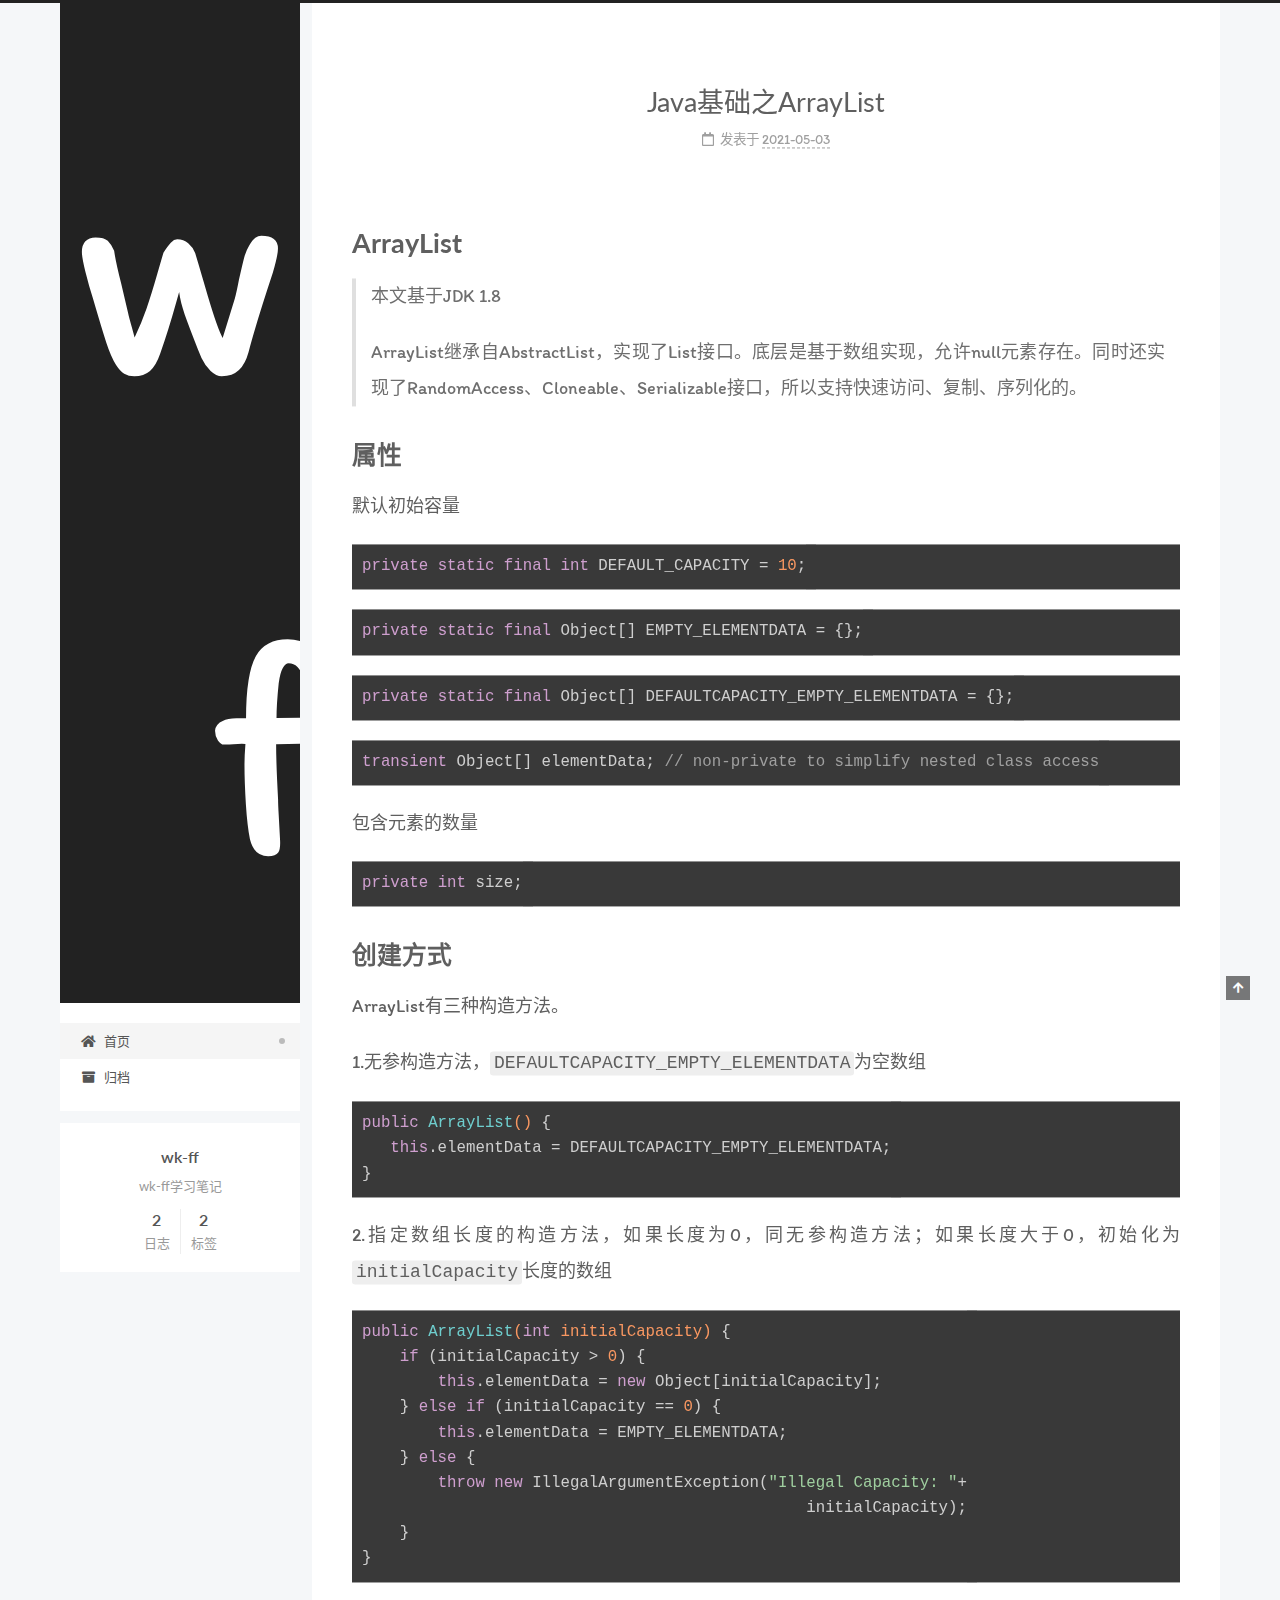
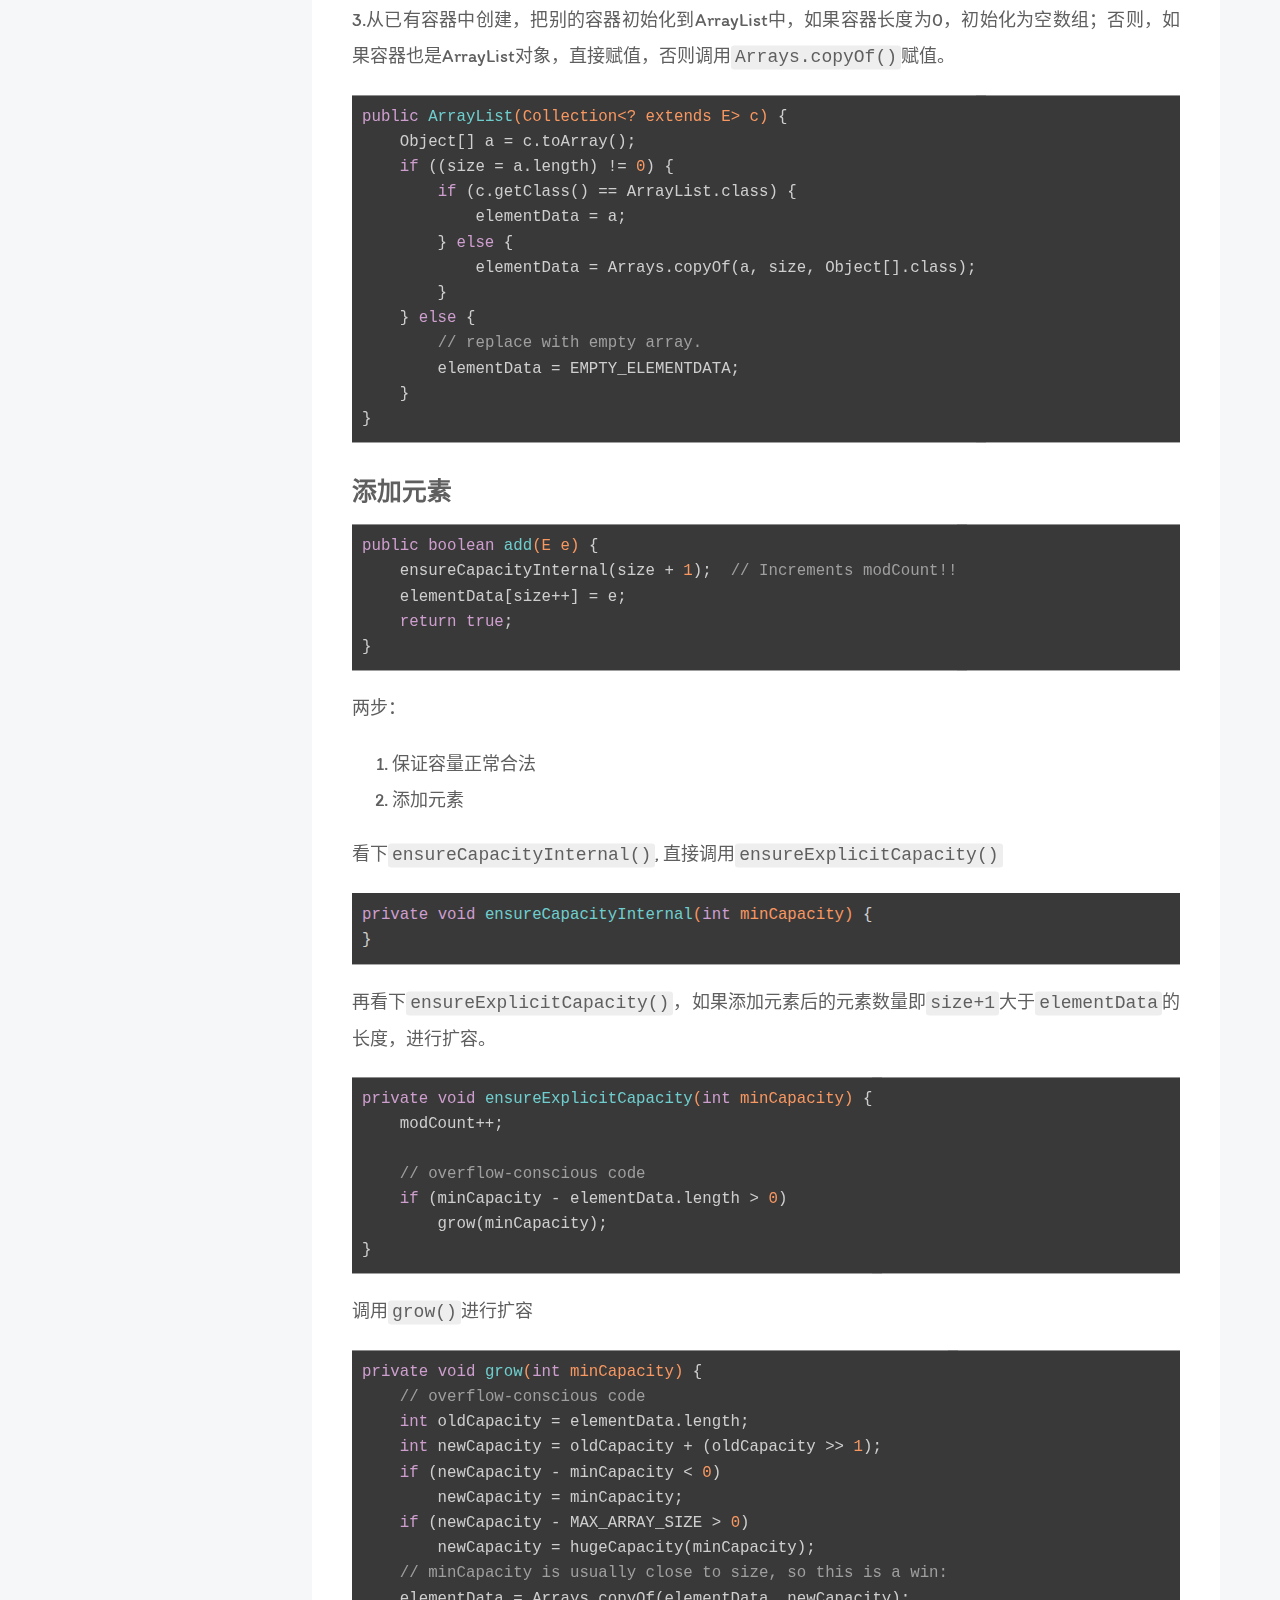
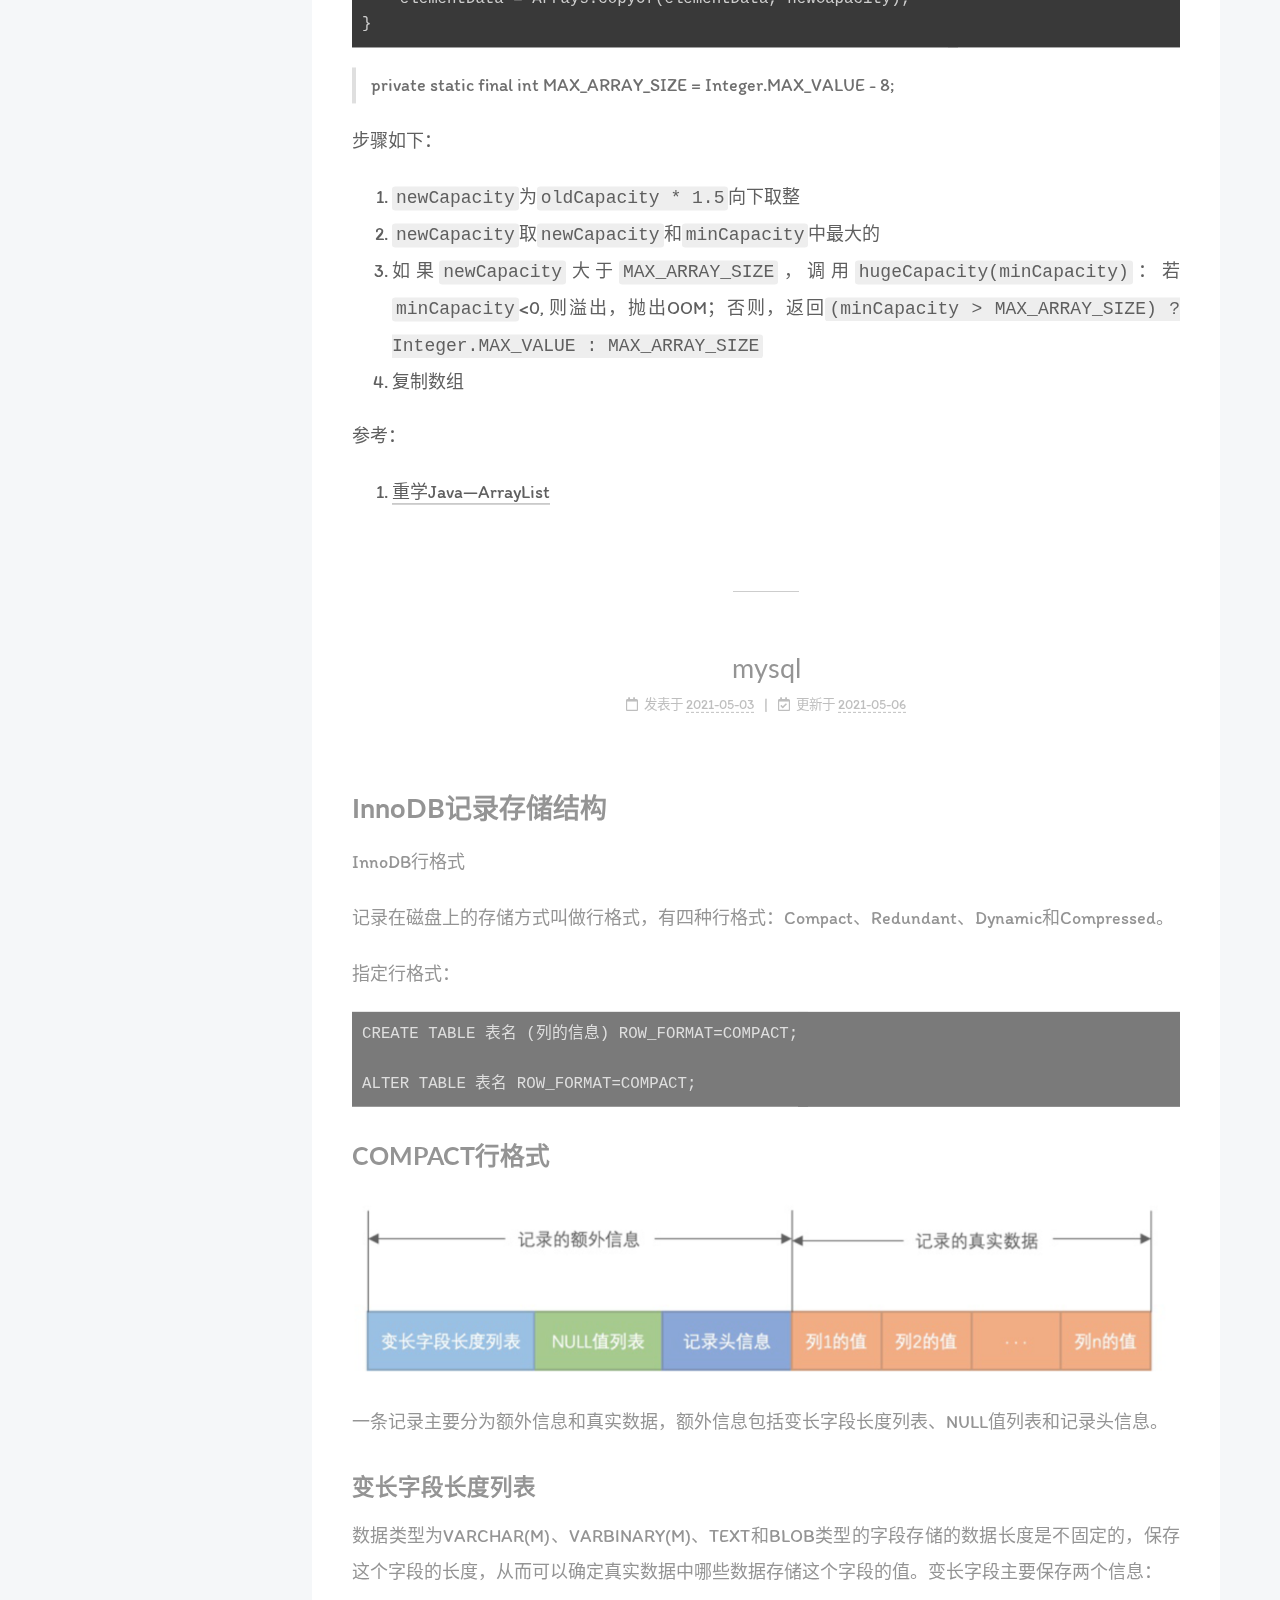
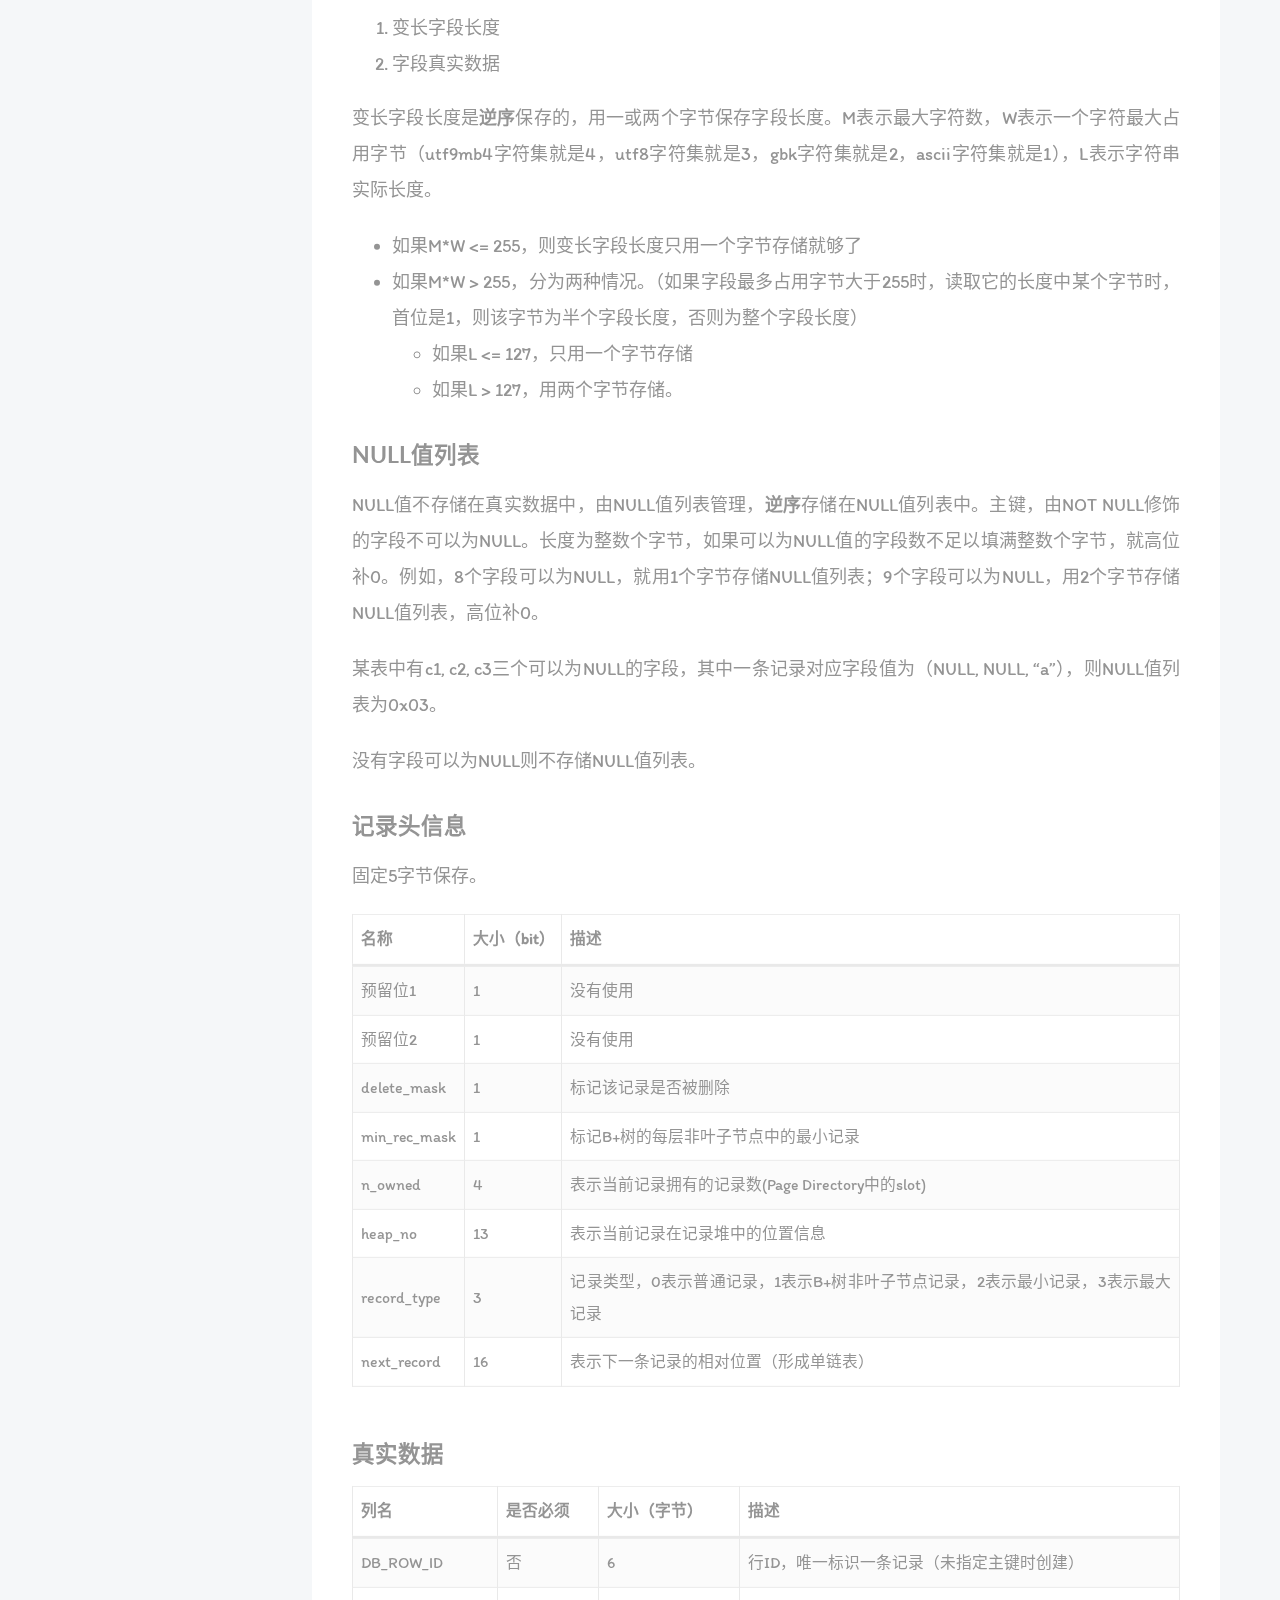
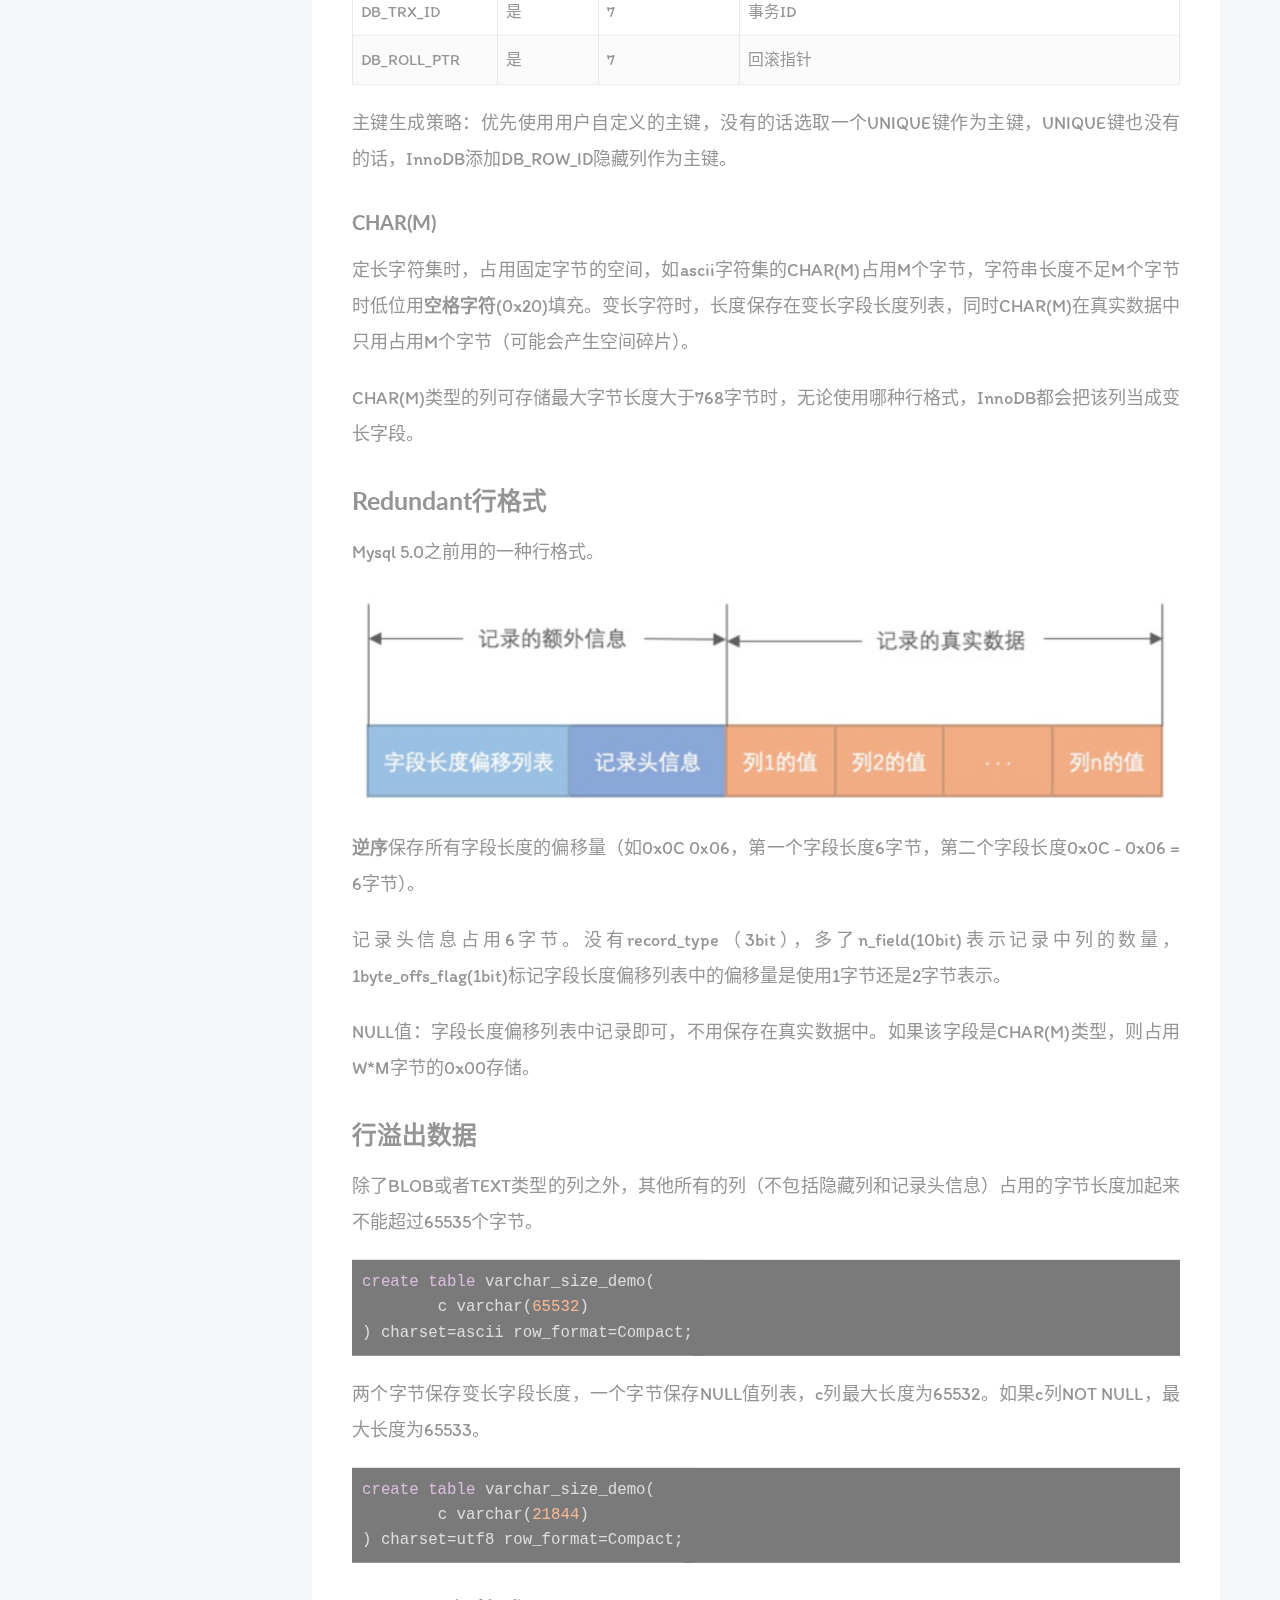
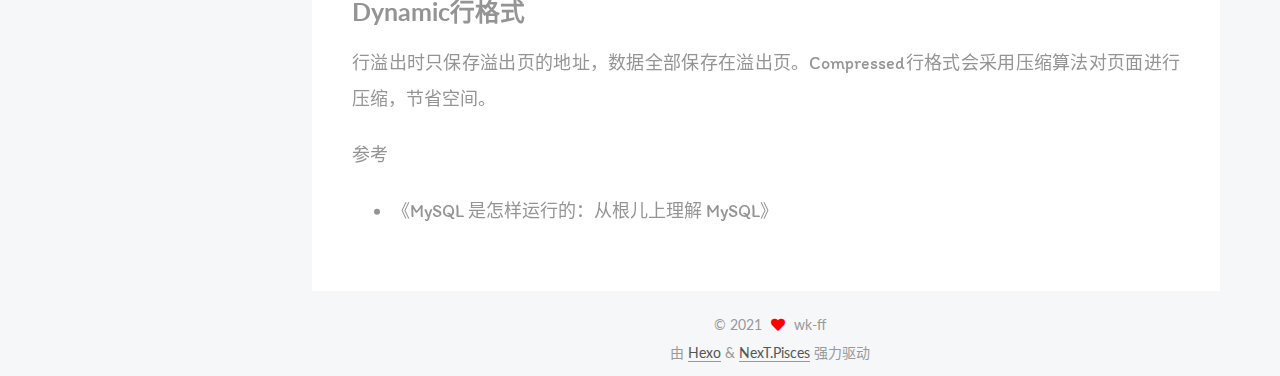
<file: index.html>
<!DOCTYPE html>
<html lang="zh-CN">
<head>
  <meta charset="UTF-8">
<meta name="viewport" content="width=device-width, initial-scale=1, maximum-scale=2">
<meta name="theme-color" content="#222">
<meta name="generator" content="Hexo 5.4.0">
  <link rel="apple-touch-icon" sizes="180x180" href="/images/apple-touch-icon-next.png">
  <link rel="icon" type="image/png" sizes="32x32" href="/images/favicon-32x32-next.png">
  <link rel="icon" type="image/png" sizes="16x16" href="/images/favicon-16x16-next.png">
  <link rel="mask-icon" href="/images/logo.svg" color="#222">

<link rel="stylesheet" href="/css/main.css">

<link rel="stylesheet" href="//fonts.googleapis.com/css?family=Lato:300,300italic,400,400italic,700,700italic|Itim:300,300italic,400,400italic,700,700italic&display=swap&subset=latin,latin-ext">
<link rel="stylesheet" href="/lib/font-awesome/css/all.min.css">

<script id="hexo-configurations">
    var NexT = window.NexT || {};
    var CONFIG = {"hostname":"example.com","root":"/","scheme":"Pisces","version":"7.8.0","exturl":false,"sidebar":{"position":"left","display":"post","padding":18,"offset":12,"onmobile":false},"copycode":{"enable":true,"show_result":true,"style":null},"back2top":{"enable":true,"sidebar":false,"scrollpercent":false},"bookmark":{"enable":false,"color":"#222","save":"auto"},"fancybox":false,"mediumzoom":false,"lazyload":false,"pangu":false,"comments":{"style":"tabs","active":null,"storage":true,"lazyload":false,"nav":null},"algolia":{"hits":{"per_page":10},"labels":{"input_placeholder":"Search for Posts","hits_empty":"We didn't find any results for the search: ${query}","hits_stats":"${hits} results found in ${time} ms"}},"localsearch":{"enable":false,"trigger":"auto","top_n_per_article":1,"unescape":false,"preload":false},"motion":{"enable":true,"async":false,"transition":{"post_block":"fadeIn","post_header":"slideDownIn","post_body":"slideDownIn","coll_header":"slideLeftIn","sidebar":"slideUpIn"}}};
  </script>

  <meta name="description" content="wk-ff学习笔记">
<meta property="og:type" content="website">
<meta property="og:title" content="wk-ff">
<meta property="og:url" content="http://example.com/index.html">
<meta property="og:site_name" content="wk-ff">
<meta property="og:description" content="wk-ff学习笔记">
<meta property="og:locale" content="zh_CN">
<meta property="article:author" content="wk-ff">
<meta property="article:tag" content="Java Mysql Redis">
<meta name="twitter:card" content="summary">

<link rel="canonical" href="http://example.com/">


<script id="page-configurations">
  // https://hexo.io/docs/variables.html
  CONFIG.page = {
    sidebar: "",
    isHome : true,
    isPost : false,
    lang   : 'zh-CN'
  };
</script>

  <title>wk-ff</title>
  






  <noscript>
  <style>
  .use-motion .brand,
  .use-motion .menu-item,
  .sidebar-inner,
  .use-motion .post-block,
  .use-motion .pagination,
  .use-motion .comments,
  .use-motion .post-header,
  .use-motion .post-body,
  .use-motion .collection-header { opacity: initial; }

  .use-motion .site-title,
  .use-motion .site-subtitle {
    opacity: initial;
    top: initial;
  }

  .use-motion .logo-line-before i { left: initial; }
  .use-motion .logo-line-after i { right: initial; }
  </style>
</noscript>

</head>

<body itemscope itemtype="http://schema.org/WebPage">
  <div class="container use-motion">
    <div class="headband"></div>

    <header class="header" itemscope itemtype="http://schema.org/WPHeader">
      <div class="header-inner"><div class="site-brand-container">
  <div class="site-nav-toggle">
    <div class="toggle" aria-label="切换导航栏">
      <span class="toggle-line toggle-line-first"></span>
      <span class="toggle-line toggle-line-middle"></span>
      <span class="toggle-line toggle-line-last"></span>
    </div>
  </div>

  <div class="site-meta">

    <a href="/" class="brand" rel="start">
      <span class="logo-line-before"><i></i></span>
      <h1 class="site-title">wk-ff</h1>
      <span class="logo-line-after"><i></i></span>
    </a>
  </div>

  <div class="site-nav-right">
    <div class="toggle popup-trigger">
    </div>
  </div>
</div>




<nav class="site-nav">
  <ul id="menu" class="main-menu menu">
        <li class="menu-item menu-item-home">

    <a href="/" rel="section"><i class="fa fa-home fa-fw"></i>首页</a>

  </li>
        <li class="menu-item menu-item-archives">

    <a href="/archives/" rel="section"><i class="fa fa-archive fa-fw"></i>归档</a>

  </li>
  </ul>
</nav>




</div>
    </header>

    
  <div class="back-to-top">
    <i class="fa fa-arrow-up"></i>
    <span>0%</span>
  </div>


    <main class="main">
      <div class="main-inner">
        <div class="content-wrap">
          

          <div class="content index posts-expand">
            
      
  
  
  <article itemscope itemtype="http://schema.org/Article" class="post-block" lang="zh-CN">
    <link itemprop="mainEntityOfPage" href="http://example.com/2021/05/03/%E3%80%90Java%E5%9F%BA%E7%A1%80%E3%80%91ArrayList/">

    <span hidden itemprop="author" itemscope itemtype="http://schema.org/Person">
      <meta itemprop="image" content="/images/avatar.gif">
      <meta itemprop="name" content="wk-ff">
      <meta itemprop="description" content="wk-ff学习笔记">
    </span>

    <span hidden itemprop="publisher" itemscope itemtype="http://schema.org/Organization">
      <meta itemprop="name" content="wk-ff">
    </span>
      <header class="post-header">
        <h2 class="post-title" itemprop="name headline">
          
            <a href="/2021/05/03/%E3%80%90Java%E5%9F%BA%E7%A1%80%E3%80%91ArrayList/" class="post-title-link" itemprop="url">Java基础之ArrayList</a>
        </h2>

        <div class="post-meta">
            <span class="post-meta-item">
              <span class="post-meta-item-icon">
                <i class="far fa-calendar"></i>
              </span>
              <span class="post-meta-item-text">发表于</span>
              

              <time title="创建时间：2021-05-03 14:46:23 / 修改时间：20:17:10" itemprop="dateCreated datePublished" datetime="2021-05-03T14:46:23+08:00">2021-05-03</time>
            </span>

          

        </div>
      </header>

    
    
    
    <div class="post-body" itemprop="articleBody">

      
          <h1 id="ArrayList"><a href="#ArrayList" class="headerlink" title="ArrayList"></a>ArrayList</h1><blockquote>
<p>本文基于JDK 1.8</p>
<p>ArrayList继承自AbstractList，实现了List接口。底层是基于数组实现，允许null元素存在。同时还实现了RandomAccess、Cloneable、Serializable接口，所以支持快速访问、复制、序列化的。</p>
</blockquote>
<h2 id="属性"><a href="#属性" class="headerlink" title="属性"></a>属性</h2><p>默认初始容量</p>
<figure class="highlight java"><table><tr><td class="code"><pre><span class="line"><span class="keyword">private</span> <span class="keyword">static</span> <span class="keyword">final</span> <span class="keyword">int</span> DEFAULT_CAPACITY = <span class="number">10</span>;</span><br></pre></td></tr></table></figure>

<figure class="highlight java"><table><tr><td class="code"><pre><span class="line"><span class="keyword">private</span> <span class="keyword">static</span> <span class="keyword">final</span> Object[] EMPTY_ELEMENTDATA = &#123;&#125;;</span><br></pre></td></tr></table></figure>

<figure class="highlight java"><table><tr><td class="code"><pre><span class="line"><span class="keyword">private</span> <span class="keyword">static</span> <span class="keyword">final</span> Object[] DEFAULTCAPACITY_EMPTY_ELEMENTDATA = &#123;&#125;;</span><br></pre></td></tr></table></figure>

<figure class="highlight java"><table><tr><td class="code"><pre><span class="line"><span class="keyword">transient</span> Object[] elementData; <span class="comment">// non-private to simplify nested class access</span></span><br></pre></td></tr></table></figure>

<p>包含元素的数量</p>
<figure class="highlight java"><table><tr><td class="code"><pre><span class="line"><span class="keyword">private</span> <span class="keyword">int</span> size;</span><br></pre></td></tr></table></figure>

<h2 id="创建方式"><a href="#创建方式" class="headerlink" title="创建方式"></a>创建方式</h2><p>ArrayList有三种构造方法。</p>
<p>1.无参构造方法，<code>DEFAULTCAPACITY_EMPTY_ELEMENTDATA</code>为空数组</p>
<figure class="highlight java"><table><tr><td class="code"><pre><span class="line"><span class="function"><span class="keyword">public</span> <span class="title">ArrayList</span><span class="params">()</span> </span>&#123;</span><br><span class="line">   <span class="keyword">this</span>.elementData = DEFAULTCAPACITY_EMPTY_ELEMENTDATA;</span><br><span class="line">&#125;</span><br></pre></td></tr></table></figure>

<p>2.指定数组长度的构造方法，如果长度为0，同无参构造方法；如果长度大于0，初始化为<code>initialCapacity</code>长度的数组</p>
<figure class="highlight java"><table><tr><td class="code"><pre><span class="line"><span class="function"><span class="keyword">public</span> <span class="title">ArrayList</span><span class="params">(<span class="keyword">int</span> initialCapacity)</span> </span>&#123;</span><br><span class="line">    <span class="keyword">if</span> (initialCapacity &gt; <span class="number">0</span>) &#123;</span><br><span class="line">        <span class="keyword">this</span>.elementData = <span class="keyword">new</span> Object[initialCapacity];</span><br><span class="line">    &#125; <span class="keyword">else</span> <span class="keyword">if</span> (initialCapacity == <span class="number">0</span>) &#123;</span><br><span class="line">        <span class="keyword">this</span>.elementData = EMPTY_ELEMENTDATA;</span><br><span class="line">    &#125; <span class="keyword">else</span> &#123;</span><br><span class="line">        <span class="keyword">throw</span> <span class="keyword">new</span> IllegalArgumentException(<span class="string">&quot;Illegal Capacity: &quot;</span>+</span><br><span class="line">                                               initialCapacity);</span><br><span class="line">    &#125;</span><br><span class="line">&#125;</span><br></pre></td></tr></table></figure>

<p>3.从已有容器中创建，把别的容器初始化到ArrayList中，如果容器长度为0，初始化为空数组；否则，如果容器也是ArrayList对象，直接赋值，否则调用<code>Arrays.copyOf()</code>赋值。</p>
<figure class="highlight java"><table><tr><td class="code"><pre><span class="line"><span class="function"><span class="keyword">public</span> <span class="title">ArrayList</span><span class="params">(Collection&lt;? extends E&gt; c)</span> </span>&#123;</span><br><span class="line">    Object[] a = c.toArray();</span><br><span class="line">    <span class="keyword">if</span> ((size = a.length) != <span class="number">0</span>) &#123;</span><br><span class="line">        <span class="keyword">if</span> (c.getClass() == ArrayList.class) &#123;</span><br><span class="line">            elementData = a;</span><br><span class="line">        &#125; <span class="keyword">else</span> &#123;</span><br><span class="line">            elementData = Arrays.copyOf(a, size, Object[].class);</span><br><span class="line">        &#125;</span><br><span class="line">    &#125; <span class="keyword">else</span> &#123;</span><br><span class="line">        <span class="comment">// replace with empty array.</span></span><br><span class="line">        elementData = EMPTY_ELEMENTDATA;</span><br><span class="line">    &#125;</span><br><span class="line">&#125;</span><br></pre></td></tr></table></figure>

<h2 id="添加元素"><a href="#添加元素" class="headerlink" title="添加元素"></a>添加元素</h2><figure class="highlight java"><table><tr><td class="code"><pre><span class="line"><span class="function"><span class="keyword">public</span> <span class="keyword">boolean</span> <span class="title">add</span><span class="params">(E e)</span> </span>&#123;</span><br><span class="line">    ensureCapacityInternal(size + <span class="number">1</span>);  <span class="comment">// Increments modCount!!</span></span><br><span class="line">    elementData[size++] = e;</span><br><span class="line">    <span class="keyword">return</span> <span class="keyword">true</span>;</span><br><span class="line">&#125;</span><br></pre></td></tr></table></figure>

<p>两步：</p>
<ol>
<li>保证容量正常合法</li>
<li>添加元素</li>
</ol>
<p>看下<code>ensureCapacityInternal()</code>, 直接调用<code>ensureExplicitCapacity()</code></p>
<figure class="highlight java"><table><tr><td class="code"><pre><span class="line"><span class="function"><span class="keyword">private</span> <span class="keyword">void</span> <span class="title">ensureCapacityInternal</span><span class="params">(<span class="keyword">int</span> minCapacity)</span> </span>&#123;   						           ensureExplicitCapacity(calculateCapacity(elementData, minCapacity));</span><br><span class="line">&#125;</span><br></pre></td></tr></table></figure>

<p>再看下<code>ensureExplicitCapacity()</code>，如果添加元素后的元素数量即<code>size+1</code>大于<code>elementData</code>的长度，进行扩容。</p>
<figure class="highlight java"><table><tr><td class="code"><pre><span class="line"><span class="function"><span class="keyword">private</span> <span class="keyword">void</span> <span class="title">ensureExplicitCapacity</span><span class="params">(<span class="keyword">int</span> minCapacity)</span> </span>&#123;</span><br><span class="line">    modCount++;</span><br><span class="line">    </span><br><span class="line">    <span class="comment">// overflow-conscious code</span></span><br><span class="line">    <span class="keyword">if</span> (minCapacity - elementData.length &gt; <span class="number">0</span>)</span><br><span class="line">        grow(minCapacity);</span><br><span class="line">&#125;</span><br></pre></td></tr></table></figure>

<p>调用<code>grow()</code>进行扩容</p>
<figure class="highlight java"><table><tr><td class="code"><pre><span class="line"><span class="function"><span class="keyword">private</span> <span class="keyword">void</span> <span class="title">grow</span><span class="params">(<span class="keyword">int</span> minCapacity)</span> </span>&#123;</span><br><span class="line">    <span class="comment">// overflow-conscious code</span></span><br><span class="line">    <span class="keyword">int</span> oldCapacity = elementData.length;</span><br><span class="line">    <span class="keyword">int</span> newCapacity = oldCapacity + (oldCapacity &gt;&gt; <span class="number">1</span>);</span><br><span class="line">    <span class="keyword">if</span> (newCapacity - minCapacity &lt; <span class="number">0</span>)</span><br><span class="line">        newCapacity = minCapacity;</span><br><span class="line">    <span class="keyword">if</span> (newCapacity - MAX_ARRAY_SIZE &gt; <span class="number">0</span>)</span><br><span class="line">        newCapacity = hugeCapacity(minCapacity);</span><br><span class="line">    <span class="comment">// minCapacity is usually close to size, so this is a win:</span></span><br><span class="line">    elementData = Arrays.copyOf(elementData, newCapacity);</span><br><span class="line">&#125;</span><br></pre></td></tr></table></figure>

<blockquote>
<p>private static final int MAX_ARRAY_SIZE = Integer.MAX_VALUE - 8;</p>
</blockquote>
<p>步骤如下：</p>
<ol>
<li><code>newCapacity</code>为<code>oldCapacity * 1.5</code>向下取整</li>
<li><code>newCapacity</code>取<code>newCapacity</code>和<code>minCapacity</code>中最大的</li>
<li>如果<code>newCapacity</code>大于<code>MAX_ARRAY_SIZE</code>，调用<code>hugeCapacity(minCapacity)</code>：若<code>minCapacity</code>&lt;0, 则溢出，抛出OOM；否则，返回<code>(minCapacity &gt; MAX_ARRAY_SIZE) ? Integer.MAX_VALUE : MAX_ARRAY_SIZE</code></li>
<li>复制数组</li>
</ol>
<p>参考：</p>
<ol>
<li><a target="_blank" rel="noopener" href="https://juejin.cn/post/6957911661650903054?utm_source=gold_browser_extension">重学Java—ArrayList</a></li>
</ol>

      
    </div>

    
    
    
      <footer class="post-footer">
        <div class="post-eof"></div>
      </footer>
  </article>
  
  
  

      
  
  
  <article itemscope itemtype="http://schema.org/Article" class="post-block" lang="zh-CN">
    <link itemprop="mainEntityOfPage" href="http://example.com/2021/05/03/%E3%80%90mysql%E3%80%91%E8%AE%B0%E5%BD%95%E5%AD%98%E5%82%A8%E7%BB%93%E6%9E%84/">

    <span hidden itemprop="author" itemscope itemtype="http://schema.org/Person">
      <meta itemprop="image" content="/images/avatar.gif">
      <meta itemprop="name" content="wk-ff">
      <meta itemprop="description" content="wk-ff学习笔记">
    </span>

    <span hidden itemprop="publisher" itemscope itemtype="http://schema.org/Organization">
      <meta itemprop="name" content="wk-ff">
    </span>
      <header class="post-header">
        <h2 class="post-title" itemprop="name headline">
          
            <a href="/2021/05/03/%E3%80%90mysql%E3%80%91%E8%AE%B0%E5%BD%95%E5%AD%98%E5%82%A8%E7%BB%93%E6%9E%84/" class="post-title-link" itemprop="url">mysql</a>
        </h2>

        <div class="post-meta">
            <span class="post-meta-item">
              <span class="post-meta-item-icon">
                <i class="far fa-calendar"></i>
              </span>
              <span class="post-meta-item-text">发表于</span>

              <time title="创建时间：2021-05-03 14:38:06" itemprop="dateCreated datePublished" datetime="2021-05-03T14:38:06+08:00">2021-05-03</time>
            </span>
              <span class="post-meta-item">
                <span class="post-meta-item-icon">
                  <i class="far fa-calendar-check"></i>
                </span>
                <span class="post-meta-item-text">更新于</span>
                <time title="修改时间：2021-05-06 21:03:48" itemprop="dateModified" datetime="2021-05-06T21:03:48+08:00">2021-05-06</time>
              </span>

          

        </div>
      </header>

    
    
    
    <div class="post-body" itemprop="articleBody">

      
          <h1 id="InnoDB记录存储结构"><a href="#InnoDB记录存储结构" class="headerlink" title="InnoDB记录存储结构"></a>InnoDB记录存储结构</h1><p>InnoDB行格式</p>
<p>记录在磁盘上的存储方式叫做行格式，有四种行格式：Compact、Redundant、Dynamic和Compressed。</p>
<p>指定行格式：</p>
<figure class="highlight plain"><table><tr><td class="code"><pre><span class="line">CREATE TABLE 表名 (列的信息) ROW_FORMAT&#x3D;COMPACT;</span><br><span class="line"></span><br><span class="line">ALTER TABLE 表名 ROW_FORMAT&#x3D;COMPACT;</span><br></pre></td></tr></table></figure>

<h2 id="COMPACT行格式"><a href="#COMPACT行格式" class="headerlink" title="COMPACT行格式"></a>COMPACT行格式</h2><p><img src="images/mysql-1.png" alt="image-20210506175542530"></p>
<p>一条记录主要分为额外信息和真实数据，额外信息包括变长字段长度列表、NULL值列表和记录头信息。</p>
<h3 id="变长字段长度列表"><a href="#变长字段长度列表" class="headerlink" title="变长字段长度列表"></a>变长字段长度列表</h3><p>数据类型为VARCHAR(M)、VARBINARY(M)、TEXT和BLOB类型的字段存储的数据长度是不固定的，保存这个字段的长度，从而可以确定真实数据中哪些数据存储这个字段的值。变长字段主要保存两个信息：</p>
<ol>
<li>变长字段长度</li>
<li>字段真实数据</li>
</ol>
<p>变长字段长度是<strong>逆序</strong>保存的，用一或两个字节保存字段长度。M表示最大字符数，W表示一个字符最大占用字节（utf9mb4字符集就是4，utf8字符集就是3，gbk字符集就是2，ascii字符集就是1），L表示字符串实际长度。</p>
<ul>
<li>如果M*W &lt;= 255，则变长字段长度只用一个字节存储就够了</li>
<li>如果M*W &gt; 255，分为两种情况。（如果字段最多占用字节大于255时，读取它的长度中某个字节时，首位是1，则该字节为半个字段长度，否则为整个字段长度）<ul>
<li>如果L &lt;= 127，只用一个字节存储</li>
<li>如果L &gt; 127，用两个字节存储。</li>
</ul>
</li>
</ul>
<h3 id="NULL值列表"><a href="#NULL值列表" class="headerlink" title="NULL值列表"></a>NULL值列表</h3><p>NULL值不存储在真实数据中，由NULL值列表管理，<strong>逆序</strong>存储在NULL值列表中。主键，由NOT NULL修饰的字段不可以为NULL。长度为整数个字节，如果可以为NULL值的字段数不足以填满整数个字节，就高位补0。例如，8个字段可以为NULL，就用1个字节存储NULL值列表；9个字段可以为NULL，用2个字节存储NULL值列表，高位补0。</p>
<p>某表中有c1, c2, c3三个可以为NULL的字段，其中一条记录对应字段值为（NULL, NULL, “a”），则NULL值列表为0x03。</p>
<p>没有字段可以为NULL则不存储NULL值列表。</p>
<h3 id="记录头信息"><a href="#记录头信息" class="headerlink" title="记录头信息"></a>记录头信息</h3><p>固定5字节保存。</p>
<table>
<thead>
<tr>
<th>名称</th>
<th>大小（bit）</th>
<th>描述</th>
</tr>
</thead>
<tbody><tr>
<td>预留位1</td>
<td>1</td>
<td>没有使用</td>
</tr>
<tr>
<td>预留位2</td>
<td>1</td>
<td>没有使用</td>
</tr>
<tr>
<td>delete_mask</td>
<td>1</td>
<td>标记该记录是否被删除</td>
</tr>
<tr>
<td>min_rec_mask</td>
<td>1</td>
<td>标记B+树的每层非叶子节点中的最小记录</td>
</tr>
<tr>
<td>n_owned</td>
<td>4</td>
<td>表示当前记录拥有的记录数(Page Directory中的slot)</td>
</tr>
<tr>
<td>heap_no</td>
<td>13</td>
<td>表示当前记录在记录堆中的位置信息</td>
</tr>
<tr>
<td>record_type</td>
<td>3</td>
<td>记录类型，0表示普通记录，1表示B+树非叶子节点记录，2表示最小记录，3表示最大记录</td>
</tr>
<tr>
<td>next_record</td>
<td>16</td>
<td>表示下一条记录的相对位置（形成单链表）</td>
</tr>
</tbody></table>
<h3 id="真实数据"><a href="#真实数据" class="headerlink" title="真实数据"></a>真实数据</h3><table>
<thead>
<tr>
<th>列名</th>
<th>是否必须</th>
<th>大小（字节）</th>
<th>描述</th>
</tr>
</thead>
<tbody><tr>
<td>DB_ROW_ID</td>
<td>否</td>
<td>6</td>
<td>行ID，唯一标识一条记录（未指定主键时创建）</td>
</tr>
<tr>
<td>DB_TRX_ID</td>
<td>是</td>
<td>7</td>
<td>事务ID</td>
</tr>
<tr>
<td>DB_ROLL_PTR</td>
<td>是</td>
<td>7</td>
<td>回滚指针</td>
</tr>
</tbody></table>
<p>主键生成策略：优先使用用户自定义的主键，没有的话选取一个UNIQUE键作为主键，UNIQUE键也没有的话，InnoDB添加DB_ROW_ID隐藏列作为主键。</p>
<h4 id="CHAR-M"><a href="#CHAR-M" class="headerlink" title="CHAR(M)"></a>CHAR(M)</h4><p>定长字符集时，占用固定字节的空间，如ascii字符集的CHAR(M)占用M个字节，字符串长度不足M个字节时低位用<strong>空格字符</strong>(0x20)填充。变长字符时，长度保存在变长字段长度列表，同时CHAR(M)在真实数据中只用占用M个字节（可能会产生空间碎片）。</p>
<p>CHAR(M)类型的列可存储最大字节长度大于768字节时，无论使用哪种行格式，InnoDB都会把该列当成变长字段。</p>
<h2 id="Redundant行格式"><a href="#Redundant行格式" class="headerlink" title="Redundant行格式"></a>Redundant行格式</h2><p>Mysql 5.0之前用的一种行格式。</p>
<p><img src="images/mysql-2.png" alt="image-20210506190153022"></p>
<p><strong>逆序</strong>保存所有字段长度的偏移量（如0x0C 0x06，第一个字段长度6字节，第二个字段长度0x0C - 0x06 = 6字节）。</p>
<p>记录头信息占用6字节。没有record_type（3bit），多了n_field(10bit)表示记录中列的数量，1byte_offs_flag(1bit)标记字段长度偏移列表中的偏移量是使用1字节还是2字节表示。    </p>
<p>NULL值：字段长度偏移列表中记录即可，不用保存在真实数据中。如果该字段是CHAR(M)类型，则占用W*M字节的0x00存储。</p>
<h2 id="行溢出数据"><a href="#行溢出数据" class="headerlink" title="行溢出数据"></a>行溢出数据</h2><p>除了BLOB或者TEXT类型的列之外，其他所有的列（不包括隐藏列和记录头信息）占用的字节长度加起来不能超过65535个字节。</p>
<figure class="highlight sql"><table><tr><td class="code"><pre><span class="line"><span class="keyword">create</span> <span class="keyword">table</span> varchar_size_demo(</span><br><span class="line">	c <span class="type">varchar</span>(<span class="number">65532</span>)</span><br><span class="line">) charset<span class="operator">=</span>ascii row_format<span class="operator">=</span>Compact;</span><br></pre></td></tr></table></figure>

<p>两个字节保存变长字段长度，一个字节保存NULL值列表，c列最大长度为65532。如果c列NOT NULL，最大长度为65533。</p>
<figure class="highlight sql"><table><tr><td class="code"><pre><span class="line"><span class="keyword">create</span> <span class="keyword">table</span> varchar_size_demo(</span><br><span class="line">	c <span class="type">varchar</span>(<span class="number">21844</span>)</span><br><span class="line">) charset<span class="operator">=</span>utf8 row_format<span class="operator">=</span>Compact;</span><br></pre></td></tr></table></figure>

<h2 id="Dynamic行格式"><a href="#Dynamic行格式" class="headerlink" title="Dynamic行格式"></a>Dynamic行格式</h2><p>行溢出时只保存溢出页的地址，数据全部保存在溢出页。Compressed行格式会采用压缩算法对页面进行压缩，节省空间。</p>
<p>参考</p>
<ul>
<li>《MySQL 是怎样运行的：从根儿上理解 MySQL》</li>
</ul>

      
    </div>

    
    
    
      <footer class="post-footer">
        <div class="post-eof"></div>
      </footer>
  </article>
  
  
  


  



          </div>
          

<script>
  window.addEventListener('tabs:register', () => {
    let { activeClass } = CONFIG.comments;
    if (CONFIG.comments.storage) {
      activeClass = localStorage.getItem('comments_active') || activeClass;
    }
    if (activeClass) {
      let activeTab = document.querySelector(`a[href="#comment-${activeClass}"]`);
      if (activeTab) {
        activeTab.click();
      }
    }
  });
  if (CONFIG.comments.storage) {
    window.addEventListener('tabs:click', event => {
      if (!event.target.matches('.tabs-comment .tab-content .tab-pane')) return;
      let commentClass = event.target.classList[1];
      localStorage.setItem('comments_active', commentClass);
    });
  }
</script>

        </div>
          
  
  <div class="toggle sidebar-toggle">
    <span class="toggle-line toggle-line-first"></span>
    <span class="toggle-line toggle-line-middle"></span>
    <span class="toggle-line toggle-line-last"></span>
  </div>

  <aside class="sidebar">
    <div class="sidebar-inner">

      <ul class="sidebar-nav motion-element">
        <li class="sidebar-nav-toc">
          文章目录
        </li>
        <li class="sidebar-nav-overview">
          站点概览
        </li>
      </ul>

      <!--noindex-->
      <div class="post-toc-wrap sidebar-panel">
      </div>
      <!--/noindex-->

      <div class="site-overview-wrap sidebar-panel">
        <div class="site-author motion-element" itemprop="author" itemscope itemtype="http://schema.org/Person">
  <p class="site-author-name" itemprop="name">wk-ff</p>
  <div class="site-description" itemprop="description">wk-ff学习笔记</div>
</div>
<div class="site-state-wrap motion-element">
  <nav class="site-state">
      <div class="site-state-item site-state-posts">
          <a href="/archives/">
        
          <span class="site-state-item-count">2</span>
          <span class="site-state-item-name">日志</span>
        </a>
      </div>
      <div class="site-state-item site-state-tags">
        <span class="site-state-item-count">2</span>
        <span class="site-state-item-name">标签</span>
      </div>
  </nav>
</div>



      </div>

    </div>
  </aside>
  <div id="sidebar-dimmer"></div>


      </div>
    </main>

    <footer class="footer">
      <div class="footer-inner">
        

        

<div class="copyright">
  
  &copy; 
  <span itemprop="copyrightYear">2021</span>
  <span class="with-love">
    <i class="fa fa-heart"></i>
  </span>
  <span class="author" itemprop="copyrightHolder">wk-ff</span>
</div>
  <div class="powered-by">由 <a href="https://hexo.io/" class="theme-link" rel="noopener" target="_blank">Hexo</a> & <a href="https://pisces.theme-next.org/" class="theme-link" rel="noopener" target="_blank">NexT.Pisces</a> 强力驱动
  </div>

        








      </div>
    </footer>
  </div>

  
  <script src="/lib/anime.min.js"></script>
  <script src="/lib/velocity/velocity.min.js"></script>
  <script src="/lib/velocity/velocity.ui.min.js"></script>

<script src="/js/utils.js"></script>

<script src="/js/motion.js"></script>


<script src="/js/schemes/pisces.js"></script>


<script src="/js/next-boot.js"></script>




  















  

  

</body>
</html>
</file>
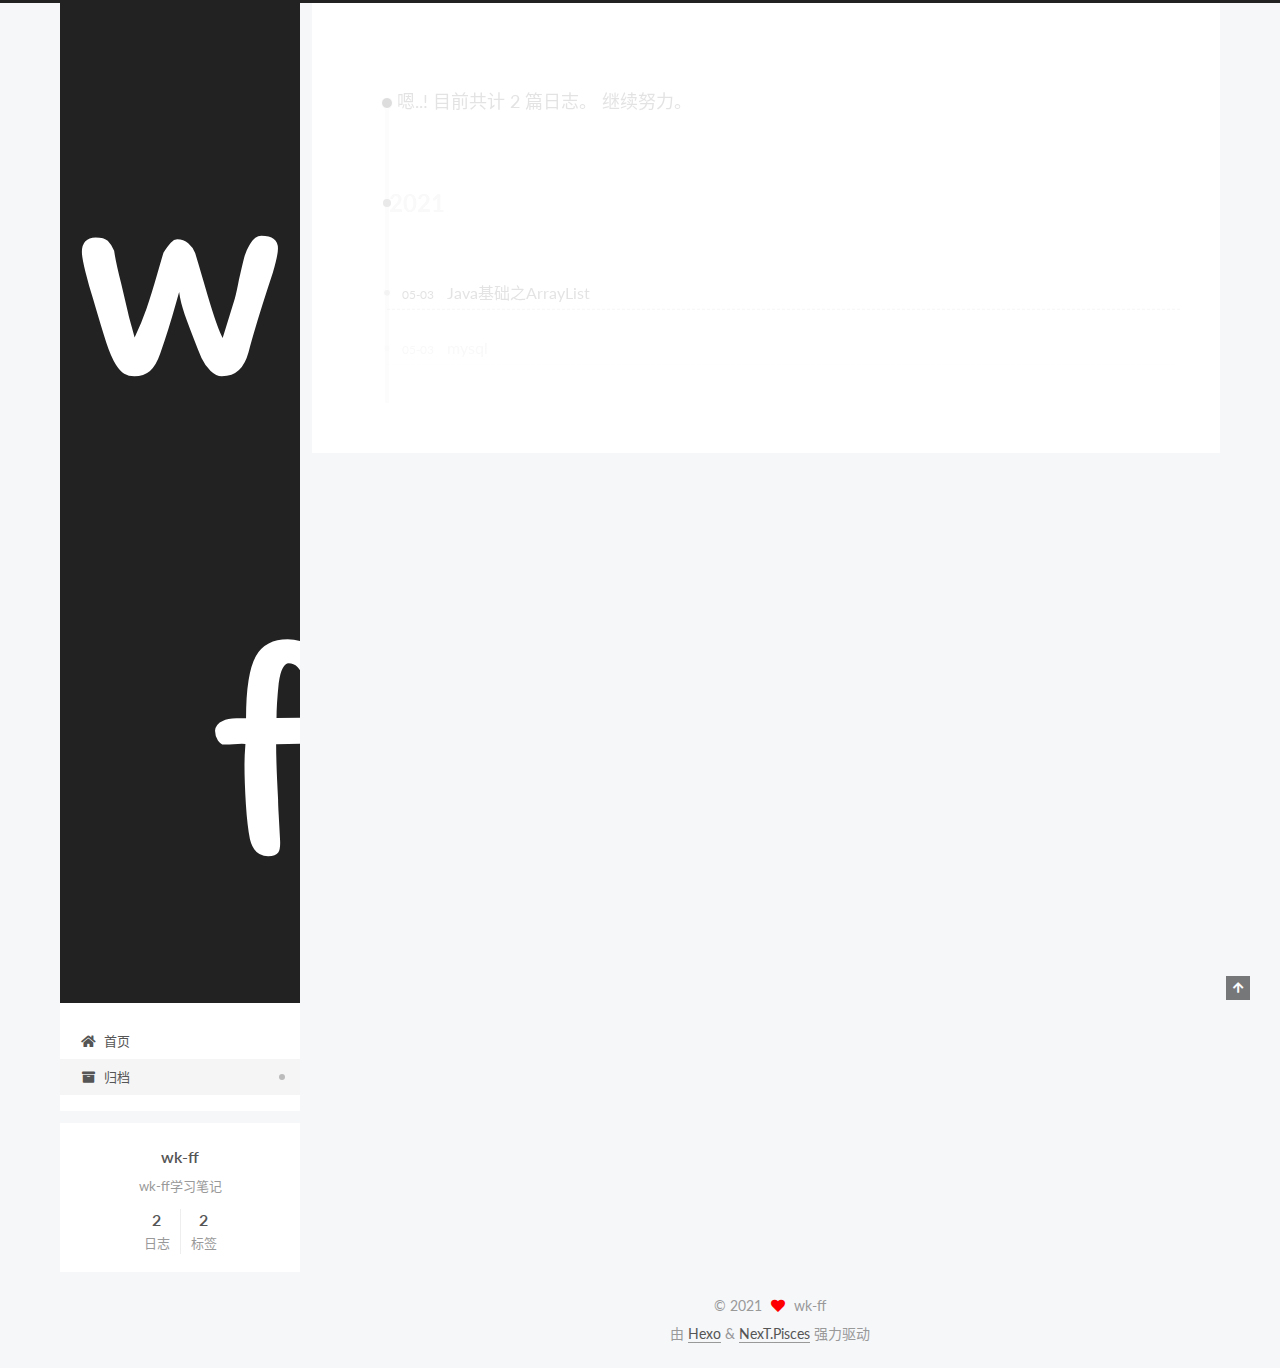
<file: archives/index.html>
<!DOCTYPE html>
<html lang="zh-CN">
<head>
  <meta charset="UTF-8">
<meta name="viewport" content="width=device-width, initial-scale=1, maximum-scale=2">
<meta name="theme-color" content="#222">
<meta name="generator" content="Hexo 5.4.0">
  <link rel="apple-touch-icon" sizes="180x180" href="/images/apple-touch-icon-next.png">
  <link rel="icon" type="image/png" sizes="32x32" href="/images/favicon-32x32-next.png">
  <link rel="icon" type="image/png" sizes="16x16" href="/images/favicon-16x16-next.png">
  <link rel="mask-icon" href="/images/logo.svg" color="#222">

<link rel="stylesheet" href="/css/main.css">

<link rel="stylesheet" href="//fonts.googleapis.com/css?family=Lato:300,300italic,400,400italic,700,700italic|Itim:300,300italic,400,400italic,700,700italic&display=swap&subset=latin,latin-ext">
<link rel="stylesheet" href="/lib/font-awesome/css/all.min.css">

<script id="hexo-configurations">
    var NexT = window.NexT || {};
    var CONFIG = {"hostname":"example.com","root":"/","scheme":"Pisces","version":"7.8.0","exturl":false,"sidebar":{"position":"left","display":"post","padding":18,"offset":12,"onmobile":false},"copycode":{"enable":true,"show_result":true,"style":null},"back2top":{"enable":true,"sidebar":false,"scrollpercent":false},"bookmark":{"enable":false,"color":"#222","save":"auto"},"fancybox":false,"mediumzoom":false,"lazyload":false,"pangu":false,"comments":{"style":"tabs","active":null,"storage":true,"lazyload":false,"nav":null},"algolia":{"hits":{"per_page":10},"labels":{"input_placeholder":"Search for Posts","hits_empty":"We didn't find any results for the search: ${query}","hits_stats":"${hits} results found in ${time} ms"}},"localsearch":{"enable":false,"trigger":"auto","top_n_per_article":1,"unescape":false,"preload":false},"motion":{"enable":true,"async":false,"transition":{"post_block":"fadeIn","post_header":"slideDownIn","post_body":"slideDownIn","coll_header":"slideLeftIn","sidebar":"slideUpIn"}}};
  </script>

  <meta name="description" content="wk-ff学习笔记">
<meta property="og:type" content="website">
<meta property="og:title" content="wk-ff">
<meta property="og:url" content="http://example.com/archives/index.html">
<meta property="og:site_name" content="wk-ff">
<meta property="og:description" content="wk-ff学习笔记">
<meta property="og:locale" content="zh_CN">
<meta property="article:author" content="wk-ff">
<meta property="article:tag" content="Java Mysql Redis">
<meta name="twitter:card" content="summary">

<link rel="canonical" href="http://example.com/archives/">


<script id="page-configurations">
  // https://hexo.io/docs/variables.html
  CONFIG.page = {
    sidebar: "",
    isHome : false,
    isPost : false,
    lang   : 'zh-CN'
  };
</script>

  <title>归档 | wk-ff</title>
  






  <noscript>
  <style>
  .use-motion .brand,
  .use-motion .menu-item,
  .sidebar-inner,
  .use-motion .post-block,
  .use-motion .pagination,
  .use-motion .comments,
  .use-motion .post-header,
  .use-motion .post-body,
  .use-motion .collection-header { opacity: initial; }

  .use-motion .site-title,
  .use-motion .site-subtitle {
    opacity: initial;
    top: initial;
  }

  .use-motion .logo-line-before i { left: initial; }
  .use-motion .logo-line-after i { right: initial; }
  </style>
</noscript>

</head>

<body itemscope itemtype="http://schema.org/WebPage">
  <div class="container use-motion">
    <div class="headband"></div>

    <header class="header" itemscope itemtype="http://schema.org/WPHeader">
      <div class="header-inner"><div class="site-brand-container">
  <div class="site-nav-toggle">
    <div class="toggle" aria-label="切换导航栏">
      <span class="toggle-line toggle-line-first"></span>
      <span class="toggle-line toggle-line-middle"></span>
      <span class="toggle-line toggle-line-last"></span>
    </div>
  </div>

  <div class="site-meta">

    <a href="/" class="brand" rel="start">
      <span class="logo-line-before"><i></i></span>
      <h1 class="site-title">wk-ff</h1>
      <span class="logo-line-after"><i></i></span>
    </a>
  </div>

  <div class="site-nav-right">
    <div class="toggle popup-trigger">
    </div>
  </div>
</div>




<nav class="site-nav">
  <ul id="menu" class="main-menu menu">
        <li class="menu-item menu-item-home">

    <a href="/" rel="section"><i class="fa fa-home fa-fw"></i>首页</a>

  </li>
        <li class="menu-item menu-item-archives">

    <a href="/archives/" rel="section"><i class="fa fa-archive fa-fw"></i>归档</a>

  </li>
  </ul>
</nav>




</div>
    </header>

    
  <div class="back-to-top">
    <i class="fa fa-arrow-up"></i>
    <span>0%</span>
  </div>


    <main class="main">
      <div class="main-inner">
        <div class="content-wrap">
          

          <div class="content archive">
            

  
  
  
  <div class="post-block">
    <div class="posts-collapse">
      <div class="collection-title">
        <span class="collection-header">嗯..! 目前共计 2 篇日志。 继续努力。</span>
      </div>

      
    <div class="collection-year">
      <span class="collection-header">2021</span>
    </div>

  <article itemscope itemtype="http://schema.org/Article">
    <header class="post-header">

      <div class="post-meta">
        <time itemprop="dateCreated"
              datetime="2021-05-03T14:46:23+08:00"
              content="2021-05-03">
          05-03
        </time>
      </div>

      <div class="post-title">
          <a class="post-title-link" href="/2021/05/03/%E3%80%90Java%E5%9F%BA%E7%A1%80%E3%80%91ArrayList/" itemprop="url">
            <span itemprop="name">Java基础之ArrayList</span>
          </a>
      </div>

    </header>
  </article>

  <article itemscope itemtype="http://schema.org/Article">
    <header class="post-header">

      <div class="post-meta">
        <time itemprop="dateCreated"
              datetime="2021-05-03T14:38:06+08:00"
              content="2021-05-03">
          05-03
        </time>
      </div>

      <div class="post-title">
          <a class="post-title-link" href="/2021/05/03/%E3%80%90mysql%E3%80%91%E8%AE%B0%E5%BD%95%E5%AD%98%E5%82%A8%E7%BB%93%E6%9E%84/" itemprop="url">
            <span itemprop="name">mysql</span>
          </a>
      </div>

    </header>
  </article>


    </div>
  </div>
  
  
  

  



          </div>
          

<script>
  window.addEventListener('tabs:register', () => {
    let { activeClass } = CONFIG.comments;
    if (CONFIG.comments.storage) {
      activeClass = localStorage.getItem('comments_active') || activeClass;
    }
    if (activeClass) {
      let activeTab = document.querySelector(`a[href="#comment-${activeClass}"]`);
      if (activeTab) {
        activeTab.click();
      }
    }
  });
  if (CONFIG.comments.storage) {
    window.addEventListener('tabs:click', event => {
      if (!event.target.matches('.tabs-comment .tab-content .tab-pane')) return;
      let commentClass = event.target.classList[1];
      localStorage.setItem('comments_active', commentClass);
    });
  }
</script>

        </div>
          
  
  <div class="toggle sidebar-toggle">
    <span class="toggle-line toggle-line-first"></span>
    <span class="toggle-line toggle-line-middle"></span>
    <span class="toggle-line toggle-line-last"></span>
  </div>

  <aside class="sidebar">
    <div class="sidebar-inner">

      <ul class="sidebar-nav motion-element">
        <li class="sidebar-nav-toc">
          文章目录
        </li>
        <li class="sidebar-nav-overview">
          站点概览
        </li>
      </ul>

      <!--noindex-->
      <div class="post-toc-wrap sidebar-panel">
      </div>
      <!--/noindex-->

      <div class="site-overview-wrap sidebar-panel">
        <div class="site-author motion-element" itemprop="author" itemscope itemtype="http://schema.org/Person">
  <p class="site-author-name" itemprop="name">wk-ff</p>
  <div class="site-description" itemprop="description">wk-ff学习笔记</div>
</div>
<div class="site-state-wrap motion-element">
  <nav class="site-state">
      <div class="site-state-item site-state-posts">
          <a href="/archives/">
        
          <span class="site-state-item-count">2</span>
          <span class="site-state-item-name">日志</span>
        </a>
      </div>
      <div class="site-state-item site-state-tags">
        <span class="site-state-item-count">2</span>
        <span class="site-state-item-name">标签</span>
      </div>
  </nav>
</div>



      </div>

    </div>
  </aside>
  <div id="sidebar-dimmer"></div>


      </div>
    </main>

    <footer class="footer">
      <div class="footer-inner">
        

        

<div class="copyright">
  
  &copy; 
  <span itemprop="copyrightYear">2021</span>
  <span class="with-love">
    <i class="fa fa-heart"></i>
  </span>
  <span class="author" itemprop="copyrightHolder">wk-ff</span>
</div>
  <div class="powered-by">由 <a href="https://hexo.io/" class="theme-link" rel="noopener" target="_blank">Hexo</a> & <a href="https://pisces.theme-next.org/" class="theme-link" rel="noopener" target="_blank">NexT.Pisces</a> 强力驱动
  </div>

        








      </div>
    </footer>
  </div>

  
  <script src="/lib/anime.min.js"></script>
  <script src="/lib/velocity/velocity.min.js"></script>
  <script src="/lib/velocity/velocity.ui.min.js"></script>

<script src="/js/utils.js"></script>

<script src="/js/motion.js"></script>


<script src="/js/schemes/pisces.js"></script>


<script src="/js/next-boot.js"></script>




  















  

  

</body>
</html>
</file>
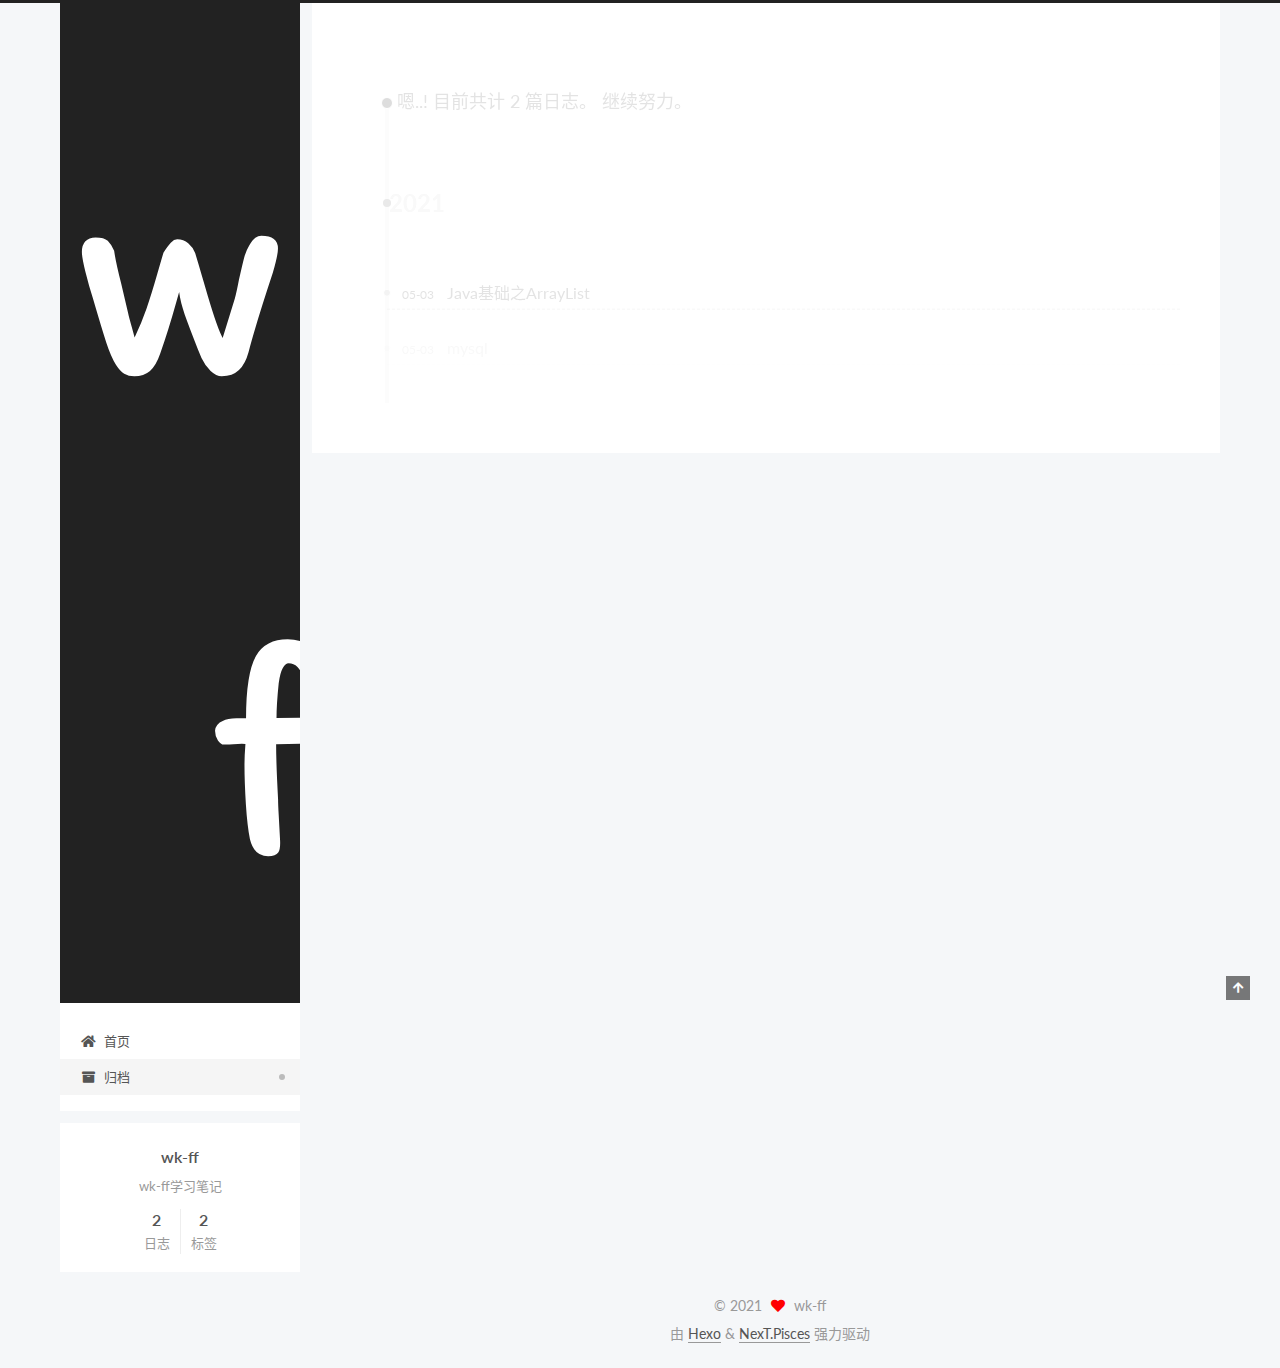
<file: archives/2021/index.html>
<!DOCTYPE html>
<html lang="zh-CN">
<head>
  <meta charset="UTF-8">
<meta name="viewport" content="width=device-width, initial-scale=1, maximum-scale=2">
<meta name="theme-color" content="#222">
<meta name="generator" content="Hexo 5.4.0">
  <link rel="apple-touch-icon" sizes="180x180" href="/images/apple-touch-icon-next.png">
  <link rel="icon" type="image/png" sizes="32x32" href="/images/favicon-32x32-next.png">
  <link rel="icon" type="image/png" sizes="16x16" href="/images/favicon-16x16-next.png">
  <link rel="mask-icon" href="/images/logo.svg" color="#222">

<link rel="stylesheet" href="/css/main.css">

<link rel="stylesheet" href="//fonts.googleapis.com/css?family=Lato:300,300italic,400,400italic,700,700italic|Itim:300,300italic,400,400italic,700,700italic&display=swap&subset=latin,latin-ext">
<link rel="stylesheet" href="/lib/font-awesome/css/all.min.css">

<script id="hexo-configurations">
    var NexT = window.NexT || {};
    var CONFIG = {"hostname":"example.com","root":"/","scheme":"Pisces","version":"7.8.0","exturl":false,"sidebar":{"position":"left","display":"post","padding":18,"offset":12,"onmobile":false},"copycode":{"enable":true,"show_result":true,"style":null},"back2top":{"enable":true,"sidebar":false,"scrollpercent":false},"bookmark":{"enable":false,"color":"#222","save":"auto"},"fancybox":false,"mediumzoom":false,"lazyload":false,"pangu":false,"comments":{"style":"tabs","active":null,"storage":true,"lazyload":false,"nav":null},"algolia":{"hits":{"per_page":10},"labels":{"input_placeholder":"Search for Posts","hits_empty":"We didn't find any results for the search: ${query}","hits_stats":"${hits} results found in ${time} ms"}},"localsearch":{"enable":false,"trigger":"auto","top_n_per_article":1,"unescape":false,"preload":false},"motion":{"enable":true,"async":false,"transition":{"post_block":"fadeIn","post_header":"slideDownIn","post_body":"slideDownIn","coll_header":"slideLeftIn","sidebar":"slideUpIn"}}};
  </script>

  <meta name="description" content="wk-ff学习笔记">
<meta property="og:type" content="website">
<meta property="og:title" content="wk-ff">
<meta property="og:url" content="http://example.com/archives/2021/index.html">
<meta property="og:site_name" content="wk-ff">
<meta property="og:description" content="wk-ff学习笔记">
<meta property="og:locale" content="zh_CN">
<meta property="article:author" content="wk-ff">
<meta property="article:tag" content="Java Mysql Redis">
<meta name="twitter:card" content="summary">

<link rel="canonical" href="http://example.com/archives/2021/">


<script id="page-configurations">
  // https://hexo.io/docs/variables.html
  CONFIG.page = {
    sidebar: "",
    isHome : false,
    isPost : false,
    lang   : 'zh-CN'
  };
</script>

  <title>归档 | wk-ff</title>
  






  <noscript>
  <style>
  .use-motion .brand,
  .use-motion .menu-item,
  .sidebar-inner,
  .use-motion .post-block,
  .use-motion .pagination,
  .use-motion .comments,
  .use-motion .post-header,
  .use-motion .post-body,
  .use-motion .collection-header { opacity: initial; }

  .use-motion .site-title,
  .use-motion .site-subtitle {
    opacity: initial;
    top: initial;
  }

  .use-motion .logo-line-before i { left: initial; }
  .use-motion .logo-line-after i { right: initial; }
  </style>
</noscript>

</head>

<body itemscope itemtype="http://schema.org/WebPage">
  <div class="container use-motion">
    <div class="headband"></div>

    <header class="header" itemscope itemtype="http://schema.org/WPHeader">
      <div class="header-inner"><div class="site-brand-container">
  <div class="site-nav-toggle">
    <div class="toggle" aria-label="切换导航栏">
      <span class="toggle-line toggle-line-first"></span>
      <span class="toggle-line toggle-line-middle"></span>
      <span class="toggle-line toggle-line-last"></span>
    </div>
  </div>

  <div class="site-meta">

    <a href="/" class="brand" rel="start">
      <span class="logo-line-before"><i></i></span>
      <h1 class="site-title">wk-ff</h1>
      <span class="logo-line-after"><i></i></span>
    </a>
  </div>

  <div class="site-nav-right">
    <div class="toggle popup-trigger">
    </div>
  </div>
</div>




<nav class="site-nav">
  <ul id="menu" class="main-menu menu">
        <li class="menu-item menu-item-home">

    <a href="/" rel="section"><i class="fa fa-home fa-fw"></i>首页</a>

  </li>
        <li class="menu-item menu-item-archives">

    <a href="/archives/" rel="section"><i class="fa fa-archive fa-fw"></i>归档</a>

  </li>
  </ul>
</nav>




</div>
    </header>

    
  <div class="back-to-top">
    <i class="fa fa-arrow-up"></i>
    <span>0%</span>
  </div>


    <main class="main">
      <div class="main-inner">
        <div class="content-wrap">
          

          <div class="content archive">
            

  
  
  
  <div class="post-block">
    <div class="posts-collapse">
      <div class="collection-title">
        <span class="collection-header">嗯..! 目前共计 2 篇日志。 继续努力。</span>
      </div>

      
    <div class="collection-year">
      <span class="collection-header">2021</span>
    </div>

  <article itemscope itemtype="http://schema.org/Article">
    <header class="post-header">

      <div class="post-meta">
        <time itemprop="dateCreated"
              datetime="2021-05-03T14:46:23+08:00"
              content="2021-05-03">
          05-03
        </time>
      </div>

      <div class="post-title">
          <a class="post-title-link" href="/2021/05/03/%E3%80%90Java%E5%9F%BA%E7%A1%80%E3%80%91ArrayList/" itemprop="url">
            <span itemprop="name">Java基础之ArrayList</span>
          </a>
      </div>

    </header>
  </article>

  <article itemscope itemtype="http://schema.org/Article">
    <header class="post-header">

      <div class="post-meta">
        <time itemprop="dateCreated"
              datetime="2021-05-03T14:38:06+08:00"
              content="2021-05-03">
          05-03
        </time>
      </div>

      <div class="post-title">
          <a class="post-title-link" href="/2021/05/03/%E3%80%90mysql%E3%80%91%E8%AE%B0%E5%BD%95%E5%AD%98%E5%82%A8%E7%BB%93%E6%9E%84/" itemprop="url">
            <span itemprop="name">mysql</span>
          </a>
      </div>

    </header>
  </article>


    </div>
  </div>
  
  
  

  



          </div>
          

<script>
  window.addEventListener('tabs:register', () => {
    let { activeClass } = CONFIG.comments;
    if (CONFIG.comments.storage) {
      activeClass = localStorage.getItem('comments_active') || activeClass;
    }
    if (activeClass) {
      let activeTab = document.querySelector(`a[href="#comment-${activeClass}"]`);
      if (activeTab) {
        activeTab.click();
      }
    }
  });
  if (CONFIG.comments.storage) {
    window.addEventListener('tabs:click', event => {
      if (!event.target.matches('.tabs-comment .tab-content .tab-pane')) return;
      let commentClass = event.target.classList[1];
      localStorage.setItem('comments_active', commentClass);
    });
  }
</script>

        </div>
          
  
  <div class="toggle sidebar-toggle">
    <span class="toggle-line toggle-line-first"></span>
    <span class="toggle-line toggle-line-middle"></span>
    <span class="toggle-line toggle-line-last"></span>
  </div>

  <aside class="sidebar">
    <div class="sidebar-inner">

      <ul class="sidebar-nav motion-element">
        <li class="sidebar-nav-toc">
          文章目录
        </li>
        <li class="sidebar-nav-overview">
          站点概览
        </li>
      </ul>

      <!--noindex-->
      <div class="post-toc-wrap sidebar-panel">
      </div>
      <!--/noindex-->

      <div class="site-overview-wrap sidebar-panel">
        <div class="site-author motion-element" itemprop="author" itemscope itemtype="http://schema.org/Person">
  <p class="site-author-name" itemprop="name">wk-ff</p>
  <div class="site-description" itemprop="description">wk-ff学习笔记</div>
</div>
<div class="site-state-wrap motion-element">
  <nav class="site-state">
      <div class="site-state-item site-state-posts">
          <a href="/archives/">
        
          <span class="site-state-item-count">2</span>
          <span class="site-state-item-name">日志</span>
        </a>
      </div>
      <div class="site-state-item site-state-tags">
        <span class="site-state-item-count">2</span>
        <span class="site-state-item-name">标签</span>
      </div>
  </nav>
</div>



      </div>

    </div>
  </aside>
  <div id="sidebar-dimmer"></div>


      </div>
    </main>

    <footer class="footer">
      <div class="footer-inner">
        

        

<div class="copyright">
  
  &copy; 
  <span itemprop="copyrightYear">2021</span>
  <span class="with-love">
    <i class="fa fa-heart"></i>
  </span>
  <span class="author" itemprop="copyrightHolder">wk-ff</span>
</div>
  <div class="powered-by">由 <a href="https://hexo.io/" class="theme-link" rel="noopener" target="_blank">Hexo</a> & <a href="https://pisces.theme-next.org/" class="theme-link" rel="noopener" target="_blank">NexT.Pisces</a> 强力驱动
  </div>

        








      </div>
    </footer>
  </div>

  
  <script src="/lib/anime.min.js"></script>
  <script src="/lib/velocity/velocity.min.js"></script>
  <script src="/lib/velocity/velocity.ui.min.js"></script>

<script src="/js/utils.js"></script>

<script src="/js/motion.js"></script>


<script src="/js/schemes/pisces.js"></script>


<script src="/js/next-boot.js"></script>




  















  

  

</body>
</html>
</file>
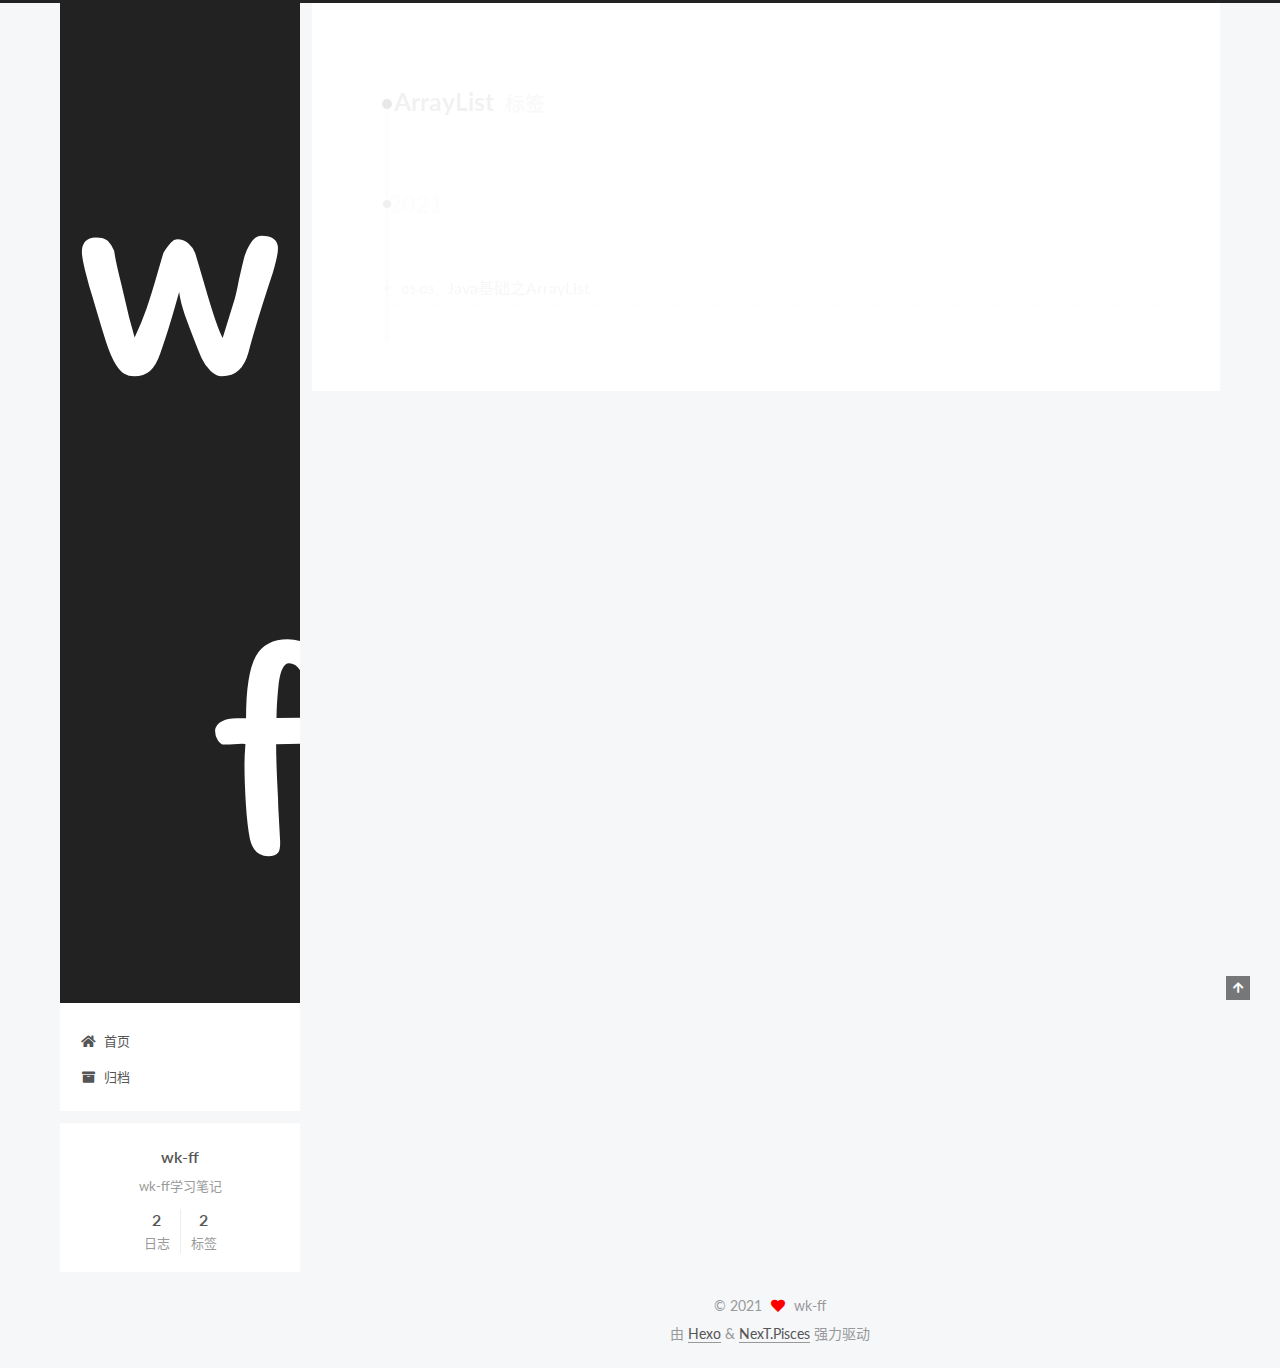
<file: tags/ArrayList/index.html>
<!DOCTYPE html>
<html lang="zh-CN">
<head>
  <meta charset="UTF-8">
<meta name="viewport" content="width=device-width, initial-scale=1, maximum-scale=2">
<meta name="theme-color" content="#222">
<meta name="generator" content="Hexo 5.4.0">
  <link rel="apple-touch-icon" sizes="180x180" href="/images/apple-touch-icon-next.png">
  <link rel="icon" type="image/png" sizes="32x32" href="/images/favicon-32x32-next.png">
  <link rel="icon" type="image/png" sizes="16x16" href="/images/favicon-16x16-next.png">
  <link rel="mask-icon" href="/images/logo.svg" color="#222">

<link rel="stylesheet" href="/css/main.css">

<link rel="stylesheet" href="//fonts.googleapis.com/css?family=Lato:300,300italic,400,400italic,700,700italic|Itim:300,300italic,400,400italic,700,700italic&display=swap&subset=latin,latin-ext">
<link rel="stylesheet" href="/lib/font-awesome/css/all.min.css">

<script id="hexo-configurations">
    var NexT = window.NexT || {};
    var CONFIG = {"hostname":"example.com","root":"/","scheme":"Pisces","version":"7.8.0","exturl":false,"sidebar":{"position":"left","display":"post","padding":18,"offset":12,"onmobile":false},"copycode":{"enable":true,"show_result":true,"style":null},"back2top":{"enable":true,"sidebar":false,"scrollpercent":false},"bookmark":{"enable":false,"color":"#222","save":"auto"},"fancybox":false,"mediumzoom":false,"lazyload":false,"pangu":false,"comments":{"style":"tabs","active":null,"storage":true,"lazyload":false,"nav":null},"algolia":{"hits":{"per_page":10},"labels":{"input_placeholder":"Search for Posts","hits_empty":"We didn't find any results for the search: ${query}","hits_stats":"${hits} results found in ${time} ms"}},"localsearch":{"enable":false,"trigger":"auto","top_n_per_article":1,"unescape":false,"preload":false},"motion":{"enable":true,"async":false,"transition":{"post_block":"fadeIn","post_header":"slideDownIn","post_body":"slideDownIn","coll_header":"slideLeftIn","sidebar":"slideUpIn"}}};
  </script>

  <meta name="description" content="wk-ff学习笔记">
<meta property="og:type" content="website">
<meta property="og:title" content="wk-ff">
<meta property="og:url" content="http://example.com/tags/ArrayList/index.html">
<meta property="og:site_name" content="wk-ff">
<meta property="og:description" content="wk-ff学习笔记">
<meta property="og:locale" content="zh_CN">
<meta property="article:author" content="wk-ff">
<meta property="article:tag" content="Java Mysql Redis">
<meta name="twitter:card" content="summary">

<link rel="canonical" href="http://example.com/tags/ArrayList/">


<script id="page-configurations">
  // https://hexo.io/docs/variables.html
  CONFIG.page = {
    sidebar: "",
    isHome : false,
    isPost : false,
    lang   : 'zh-CN'
  };
</script>

  <title>标签: ArrayList | wk-ff</title>
  






  <noscript>
  <style>
  .use-motion .brand,
  .use-motion .menu-item,
  .sidebar-inner,
  .use-motion .post-block,
  .use-motion .pagination,
  .use-motion .comments,
  .use-motion .post-header,
  .use-motion .post-body,
  .use-motion .collection-header { opacity: initial; }

  .use-motion .site-title,
  .use-motion .site-subtitle {
    opacity: initial;
    top: initial;
  }

  .use-motion .logo-line-before i { left: initial; }
  .use-motion .logo-line-after i { right: initial; }
  </style>
</noscript>

</head>

<body itemscope itemtype="http://schema.org/WebPage">
  <div class="container use-motion">
    <div class="headband"></div>

    <header class="header" itemscope itemtype="http://schema.org/WPHeader">
      <div class="header-inner"><div class="site-brand-container">
  <div class="site-nav-toggle">
    <div class="toggle" aria-label="切换导航栏">
      <span class="toggle-line toggle-line-first"></span>
      <span class="toggle-line toggle-line-middle"></span>
      <span class="toggle-line toggle-line-last"></span>
    </div>
  </div>

  <div class="site-meta">

    <a href="/" class="brand" rel="start">
      <span class="logo-line-before"><i></i></span>
      <h1 class="site-title">wk-ff</h1>
      <span class="logo-line-after"><i></i></span>
    </a>
  </div>

  <div class="site-nav-right">
    <div class="toggle popup-trigger">
    </div>
  </div>
</div>




<nav class="site-nav">
  <ul id="menu" class="main-menu menu">
        <li class="menu-item menu-item-home">

    <a href="/" rel="section"><i class="fa fa-home fa-fw"></i>首页</a>

  </li>
        <li class="menu-item menu-item-archives">

    <a href="/archives/" rel="section"><i class="fa fa-archive fa-fw"></i>归档</a>

  </li>
  </ul>
</nav>




</div>
    </header>

    
  <div class="back-to-top">
    <i class="fa fa-arrow-up"></i>
    <span>0%</span>
  </div>


    <main class="main">
      <div class="main-inner">
        <div class="content-wrap">
          

          <div class="content tag">
            

  
  
  
  <div class="post-block">
    <div class="posts-collapse">
      <div class="collection-title">
        <h2 class="collection-header">ArrayList
          <small>标签</small>
        </h2>
      </div>

      
    <div class="collection-year">
      <span class="collection-header">2021</span>
    </div>

  <article itemscope itemtype="http://schema.org/Article">
    <header class="post-header">

      <div class="post-meta">
        <time itemprop="dateCreated"
              datetime="2021-05-03T14:46:23+08:00"
              content="2021-05-03">
          05-03
        </time>
      </div>

      <div class="post-title">
          <a class="post-title-link" href="/2021/05/03/%E3%80%90Java%E5%9F%BA%E7%A1%80%E3%80%91ArrayList/" itemprop="url">
            <span itemprop="name">Java基础之ArrayList</span>
          </a>
      </div>

    </header>
  </article>

    </div>
  </div>
  
  
  

  



          </div>
          

<script>
  window.addEventListener('tabs:register', () => {
    let { activeClass } = CONFIG.comments;
    if (CONFIG.comments.storage) {
      activeClass = localStorage.getItem('comments_active') || activeClass;
    }
    if (activeClass) {
      let activeTab = document.querySelector(`a[href="#comment-${activeClass}"]`);
      if (activeTab) {
        activeTab.click();
      }
    }
  });
  if (CONFIG.comments.storage) {
    window.addEventListener('tabs:click', event => {
      if (!event.target.matches('.tabs-comment .tab-content .tab-pane')) return;
      let commentClass = event.target.classList[1];
      localStorage.setItem('comments_active', commentClass);
    });
  }
</script>

        </div>
          
  
  <div class="toggle sidebar-toggle">
    <span class="toggle-line toggle-line-first"></span>
    <span class="toggle-line toggle-line-middle"></span>
    <span class="toggle-line toggle-line-last"></span>
  </div>

  <aside class="sidebar">
    <div class="sidebar-inner">

      <ul class="sidebar-nav motion-element">
        <li class="sidebar-nav-toc">
          文章目录
        </li>
        <li class="sidebar-nav-overview">
          站点概览
        </li>
      </ul>

      <!--noindex-->
      <div class="post-toc-wrap sidebar-panel">
      </div>
      <!--/noindex-->

      <div class="site-overview-wrap sidebar-panel">
        <div class="site-author motion-element" itemprop="author" itemscope itemtype="http://schema.org/Person">
  <p class="site-author-name" itemprop="name">wk-ff</p>
  <div class="site-description" itemprop="description">wk-ff学习笔记</div>
</div>
<div class="site-state-wrap motion-element">
  <nav class="site-state">
      <div class="site-state-item site-state-posts">
          <a href="/archives/">
        
          <span class="site-state-item-count">2</span>
          <span class="site-state-item-name">日志</span>
        </a>
      </div>
      <div class="site-state-item site-state-tags">
        <span class="site-state-item-count">2</span>
        <span class="site-state-item-name">标签</span>
      </div>
  </nav>
</div>



      </div>

    </div>
  </aside>
  <div id="sidebar-dimmer"></div>


      </div>
    </main>

    <footer class="footer">
      <div class="footer-inner">
        

        

<div class="copyright">
  
  &copy; 
  <span itemprop="copyrightYear">2021</span>
  <span class="with-love">
    <i class="fa fa-heart"></i>
  </span>
  <span class="author" itemprop="copyrightHolder">wk-ff</span>
</div>
  <div class="powered-by">由 <a href="https://hexo.io/" class="theme-link" rel="noopener" target="_blank">Hexo</a> & <a href="https://pisces.theme-next.org/" class="theme-link" rel="noopener" target="_blank">NexT.Pisces</a> 强力驱动
  </div>

        








      </div>
    </footer>
  </div>

  
  <script src="/lib/anime.min.js"></script>
  <script src="/lib/velocity/velocity.min.js"></script>
  <script src="/lib/velocity/velocity.ui.min.js"></script>

<script src="/js/utils.js"></script>

<script src="/js/motion.js"></script>


<script src="/js/schemes/pisces.js"></script>


<script src="/js/next-boot.js"></script>




  















  

  

</body>
</html>
</file>
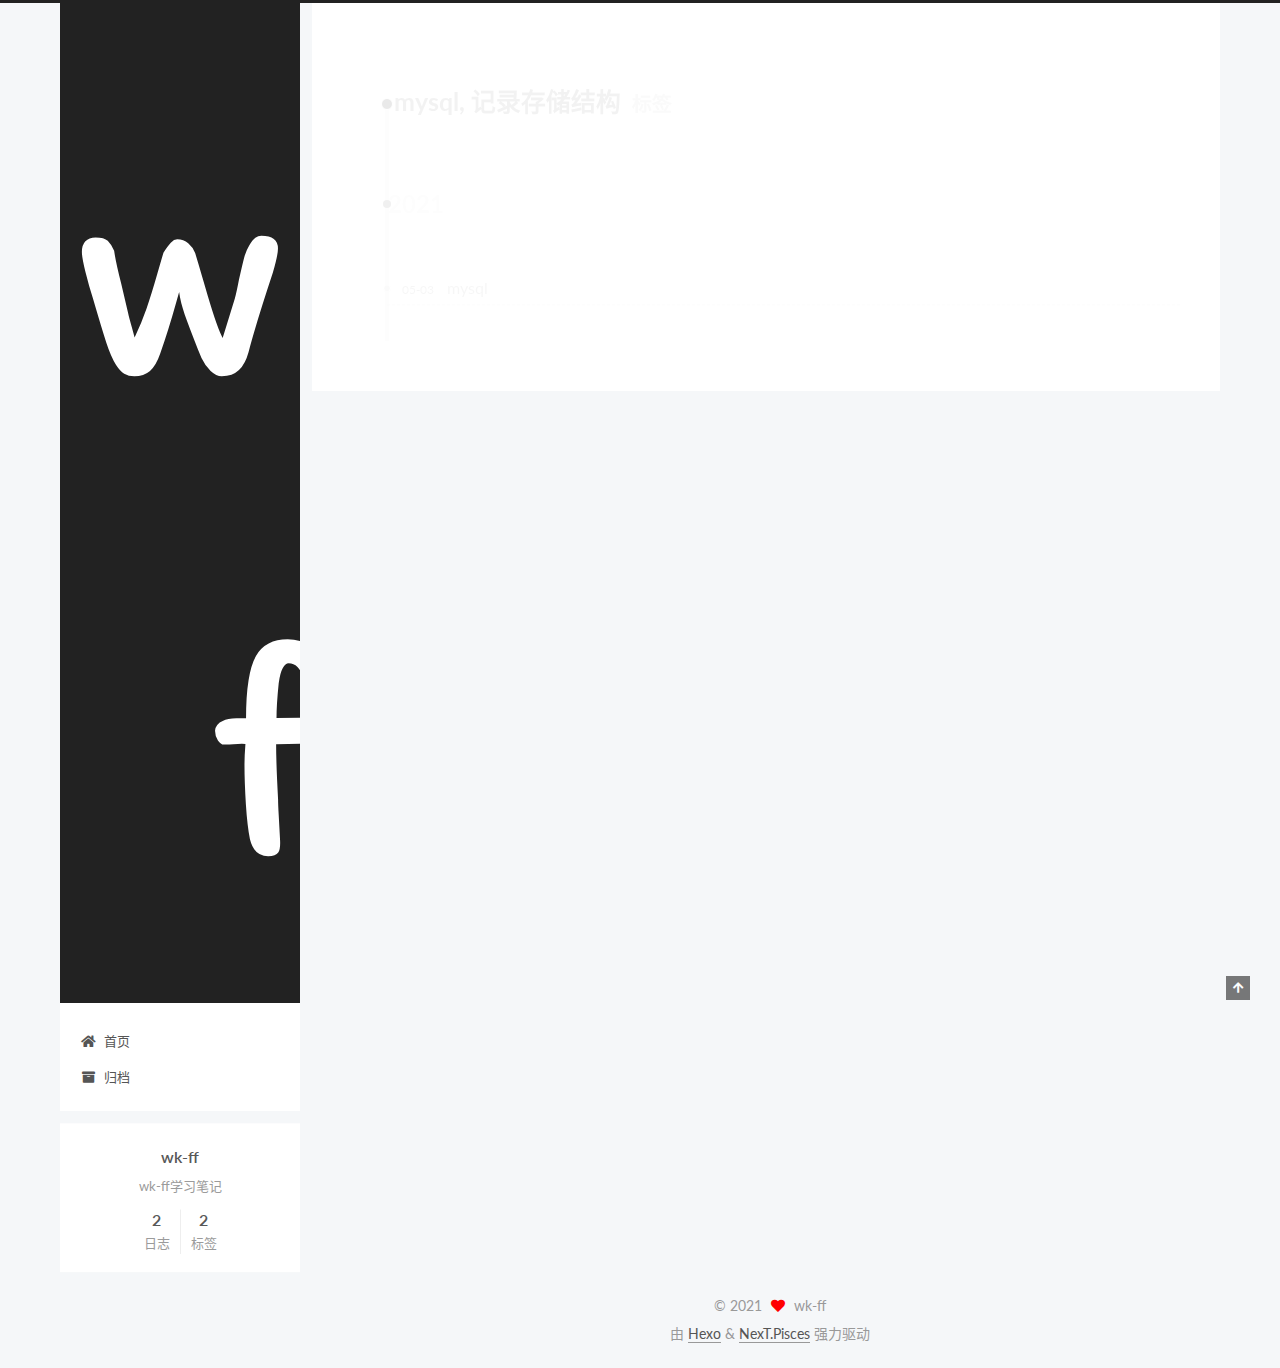
<file: tags/mysql-记录存储结构/index.html>
<!DOCTYPE html>
<html lang="zh-CN">
<head>
  <meta charset="UTF-8">
<meta name="viewport" content="width=device-width, initial-scale=1, maximum-scale=2">
<meta name="theme-color" content="#222">
<meta name="generator" content="Hexo 5.4.0">
  <link rel="apple-touch-icon" sizes="180x180" href="/images/apple-touch-icon-next.png">
  <link rel="icon" type="image/png" sizes="32x32" href="/images/favicon-32x32-next.png">
  <link rel="icon" type="image/png" sizes="16x16" href="/images/favicon-16x16-next.png">
  <link rel="mask-icon" href="/images/logo.svg" color="#222">

<link rel="stylesheet" href="/css/main.css">

<link rel="stylesheet" href="//fonts.googleapis.com/css?family=Lato:300,300italic,400,400italic,700,700italic|Itim:300,300italic,400,400italic,700,700italic&display=swap&subset=latin,latin-ext">
<link rel="stylesheet" href="/lib/font-awesome/css/all.min.css">

<script id="hexo-configurations">
    var NexT = window.NexT || {};
    var CONFIG = {"hostname":"example.com","root":"/","scheme":"Pisces","version":"7.8.0","exturl":false,"sidebar":{"position":"left","display":"post","padding":18,"offset":12,"onmobile":false},"copycode":{"enable":true,"show_result":true,"style":null},"back2top":{"enable":true,"sidebar":false,"scrollpercent":false},"bookmark":{"enable":false,"color":"#222","save":"auto"},"fancybox":false,"mediumzoom":false,"lazyload":false,"pangu":false,"comments":{"style":"tabs","active":null,"storage":true,"lazyload":false,"nav":null},"algolia":{"hits":{"per_page":10},"labels":{"input_placeholder":"Search for Posts","hits_empty":"We didn't find any results for the search: ${query}","hits_stats":"${hits} results found in ${time} ms"}},"localsearch":{"enable":false,"trigger":"auto","top_n_per_article":1,"unescape":false,"preload":false},"motion":{"enable":true,"async":false,"transition":{"post_block":"fadeIn","post_header":"slideDownIn","post_body":"slideDownIn","coll_header":"slideLeftIn","sidebar":"slideUpIn"}}};
  </script>

  <meta name="description" content="wk-ff学习笔记">
<meta property="og:type" content="website">
<meta property="og:title" content="wk-ff">
<meta property="og:url" content="http://example.com/tags/mysql-%E8%AE%B0%E5%BD%95%E5%AD%98%E5%82%A8%E7%BB%93%E6%9E%84/index.html">
<meta property="og:site_name" content="wk-ff">
<meta property="og:description" content="wk-ff学习笔记">
<meta property="og:locale" content="zh_CN">
<meta property="article:author" content="wk-ff">
<meta property="article:tag" content="Java Mysql Redis">
<meta name="twitter:card" content="summary">

<link rel="canonical" href="http://example.com/tags/mysql-%E8%AE%B0%E5%BD%95%E5%AD%98%E5%82%A8%E7%BB%93%E6%9E%84/">


<script id="page-configurations">
  // https://hexo.io/docs/variables.html
  CONFIG.page = {
    sidebar: "",
    isHome : false,
    isPost : false,
    lang   : 'zh-CN'
  };
</script>

  <title>标签: mysql, 记录存储结构 | wk-ff</title>
  






  <noscript>
  <style>
  .use-motion .brand,
  .use-motion .menu-item,
  .sidebar-inner,
  .use-motion .post-block,
  .use-motion .pagination,
  .use-motion .comments,
  .use-motion .post-header,
  .use-motion .post-body,
  .use-motion .collection-header { opacity: initial; }

  .use-motion .site-title,
  .use-motion .site-subtitle {
    opacity: initial;
    top: initial;
  }

  .use-motion .logo-line-before i { left: initial; }
  .use-motion .logo-line-after i { right: initial; }
  </style>
</noscript>

</head>

<body itemscope itemtype="http://schema.org/WebPage">
  <div class="container use-motion">
    <div class="headband"></div>

    <header class="header" itemscope itemtype="http://schema.org/WPHeader">
      <div class="header-inner"><div class="site-brand-container">
  <div class="site-nav-toggle">
    <div class="toggle" aria-label="切换导航栏">
      <span class="toggle-line toggle-line-first"></span>
      <span class="toggle-line toggle-line-middle"></span>
      <span class="toggle-line toggle-line-last"></span>
    </div>
  </div>

  <div class="site-meta">

    <a href="/" class="brand" rel="start">
      <span class="logo-line-before"><i></i></span>
      <h1 class="site-title">wk-ff</h1>
      <span class="logo-line-after"><i></i></span>
    </a>
  </div>

  <div class="site-nav-right">
    <div class="toggle popup-trigger">
    </div>
  </div>
</div>




<nav class="site-nav">
  <ul id="menu" class="main-menu menu">
        <li class="menu-item menu-item-home">

    <a href="/" rel="section"><i class="fa fa-home fa-fw"></i>首页</a>

  </li>
        <li class="menu-item menu-item-archives">

    <a href="/archives/" rel="section"><i class="fa fa-archive fa-fw"></i>归档</a>

  </li>
  </ul>
</nav>




</div>
    </header>

    
  <div class="back-to-top">
    <i class="fa fa-arrow-up"></i>
    <span>0%</span>
  </div>


    <main class="main">
      <div class="main-inner">
        <div class="content-wrap">
          

          <div class="content tag">
            

  
  
  
  <div class="post-block">
    <div class="posts-collapse">
      <div class="collection-title">
        <h2 class="collection-header">mysql, 记录存储结构
          <small>标签</small>
        </h2>
      </div>

      
    <div class="collection-year">
      <span class="collection-header">2021</span>
    </div>

  <article itemscope itemtype="http://schema.org/Article">
    <header class="post-header">

      <div class="post-meta">
        <time itemprop="dateCreated"
              datetime="2021-05-03T14:38:06+08:00"
              content="2021-05-03">
          05-03
        </time>
      </div>

      <div class="post-title">
          <a class="post-title-link" href="/2021/05/03/%E3%80%90mysql%E3%80%91%E8%AE%B0%E5%BD%95%E5%AD%98%E5%82%A8%E7%BB%93%E6%9E%84/" itemprop="url">
            <span itemprop="name">mysql</span>
          </a>
      </div>

    </header>
  </article>

    </div>
  </div>
  
  
  

  



          </div>
          

<script>
  window.addEventListener('tabs:register', () => {
    let { activeClass } = CONFIG.comments;
    if (CONFIG.comments.storage) {
      activeClass = localStorage.getItem('comments_active') || activeClass;
    }
    if (activeClass) {
      let activeTab = document.querySelector(`a[href="#comment-${activeClass}"]`);
      if (activeTab) {
        activeTab.click();
      }
    }
  });
  if (CONFIG.comments.storage) {
    window.addEventListener('tabs:click', event => {
      if (!event.target.matches('.tabs-comment .tab-content .tab-pane')) return;
      let commentClass = event.target.classList[1];
      localStorage.setItem('comments_active', commentClass);
    });
  }
</script>

        </div>
          
  
  <div class="toggle sidebar-toggle">
    <span class="toggle-line toggle-line-first"></span>
    <span class="toggle-line toggle-line-middle"></span>
    <span class="toggle-line toggle-line-last"></span>
  </div>

  <aside class="sidebar">
    <div class="sidebar-inner">

      <ul class="sidebar-nav motion-element">
        <li class="sidebar-nav-toc">
          文章目录
        </li>
        <li class="sidebar-nav-overview">
          站点概览
        </li>
      </ul>

      <!--noindex-->
      <div class="post-toc-wrap sidebar-panel">
      </div>
      <!--/noindex-->

      <div class="site-overview-wrap sidebar-panel">
        <div class="site-author motion-element" itemprop="author" itemscope itemtype="http://schema.org/Person">
  <p class="site-author-name" itemprop="name">wk-ff</p>
  <div class="site-description" itemprop="description">wk-ff学习笔记</div>
</div>
<div class="site-state-wrap motion-element">
  <nav class="site-state">
      <div class="site-state-item site-state-posts">
          <a href="/archives/">
        
          <span class="site-state-item-count">2</span>
          <span class="site-state-item-name">日志</span>
        </a>
      </div>
      <div class="site-state-item site-state-tags">
        <span class="site-state-item-count">2</span>
        <span class="site-state-item-name">标签</span>
      </div>
  </nav>
</div>



      </div>

    </div>
  </aside>
  <div id="sidebar-dimmer"></div>


      </div>
    </main>

    <footer class="footer">
      <div class="footer-inner">
        

        

<div class="copyright">
  
  &copy; 
  <span itemprop="copyrightYear">2021</span>
  <span class="with-love">
    <i class="fa fa-heart"></i>
  </span>
  <span class="author" itemprop="copyrightHolder">wk-ff</span>
</div>
  <div class="powered-by">由 <a href="https://hexo.io/" class="theme-link" rel="noopener" target="_blank">Hexo</a> & <a href="https://pisces.theme-next.org/" class="theme-link" rel="noopener" target="_blank">NexT.Pisces</a> 强力驱动
  </div>

        








      </div>
    </footer>
  </div>

  
  <script src="/lib/anime.min.js"></script>
  <script src="/lib/velocity/velocity.min.js"></script>
  <script src="/lib/velocity/velocity.ui.min.js"></script>

<script src="/js/utils.js"></script>

<script src="/js/motion.js"></script>


<script src="/js/schemes/pisces.js"></script>


<script src="/js/next-boot.js"></script>




  















  

  

</body>
</html>
</file>
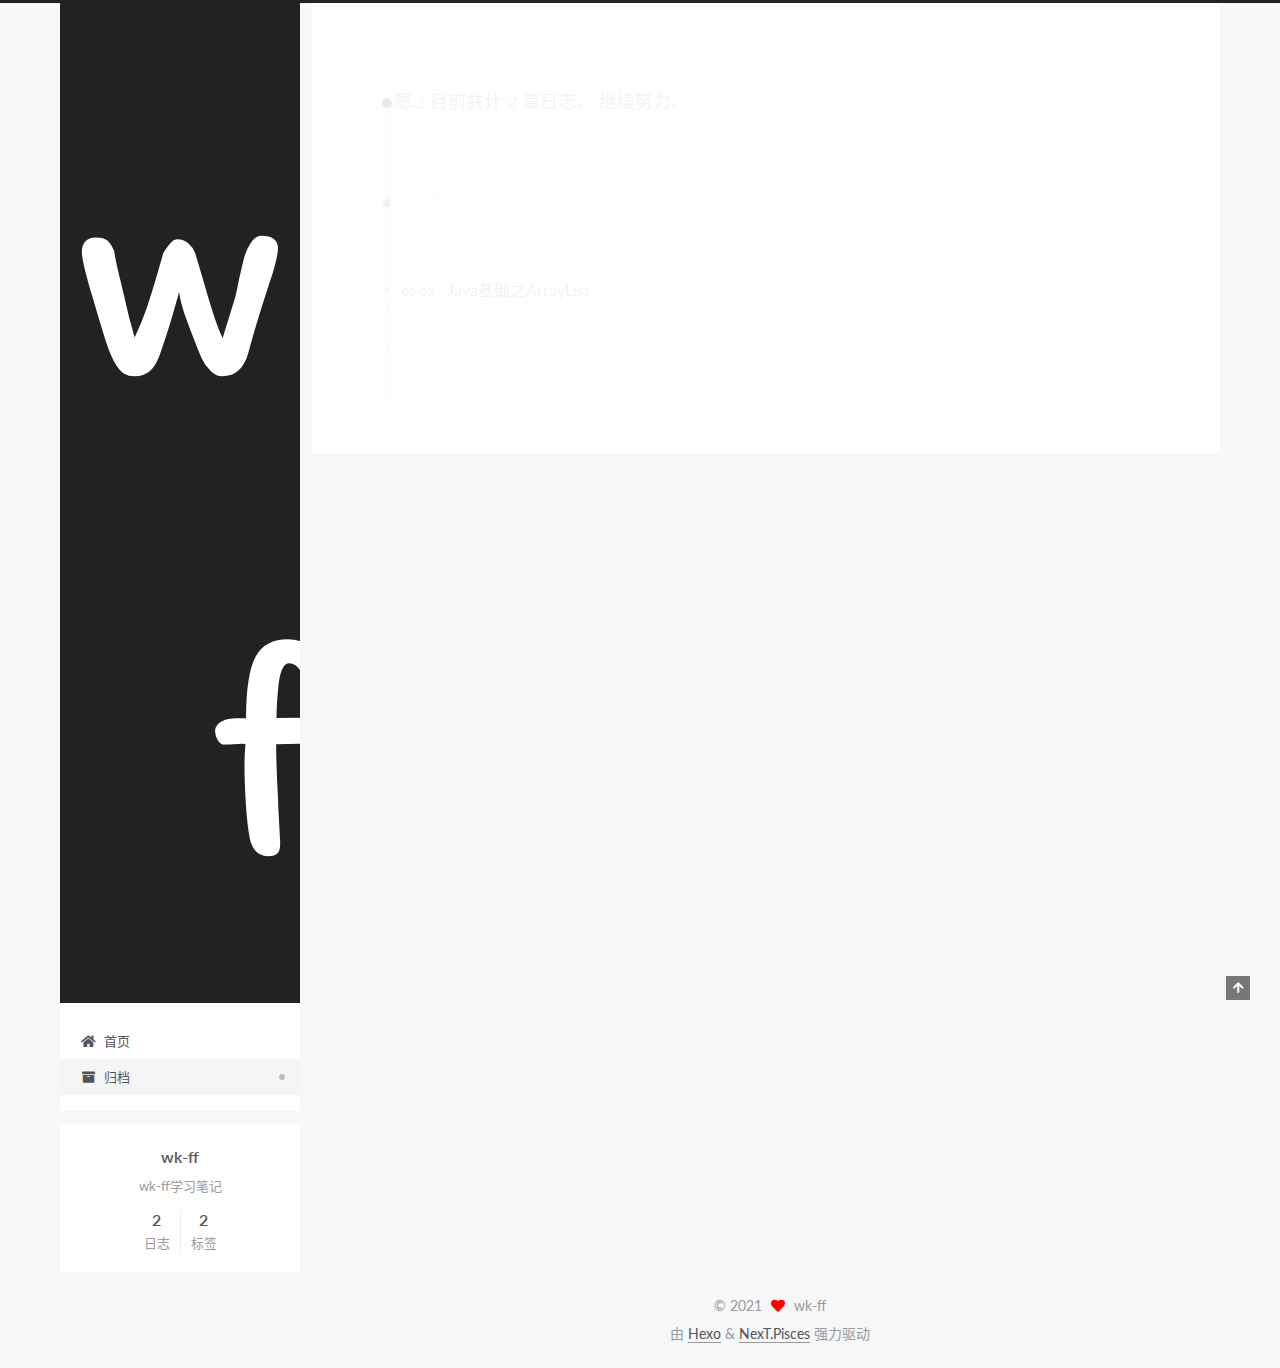
<file: archives/2021/05/index.html>
<!DOCTYPE html>
<html lang="zh-CN">
<head>
  <meta charset="UTF-8">
<meta name="viewport" content="width=device-width, initial-scale=1, maximum-scale=2">
<meta name="theme-color" content="#222">
<meta name="generator" content="Hexo 5.4.0">
  <link rel="apple-touch-icon" sizes="180x180" href="/images/apple-touch-icon-next.png">
  <link rel="icon" type="image/png" sizes="32x32" href="/images/favicon-32x32-next.png">
  <link rel="icon" type="image/png" sizes="16x16" href="/images/favicon-16x16-next.png">
  <link rel="mask-icon" href="/images/logo.svg" color="#222">

<link rel="stylesheet" href="/css/main.css">

<link rel="stylesheet" href="//fonts.googleapis.com/css?family=Lato:300,300italic,400,400italic,700,700italic|Itim:300,300italic,400,400italic,700,700italic&display=swap&subset=latin,latin-ext">
<link rel="stylesheet" href="/lib/font-awesome/css/all.min.css">

<script id="hexo-configurations">
    var NexT = window.NexT || {};
    var CONFIG = {"hostname":"example.com","root":"/","scheme":"Pisces","version":"7.8.0","exturl":false,"sidebar":{"position":"left","display":"post","padding":18,"offset":12,"onmobile":false},"copycode":{"enable":true,"show_result":true,"style":null},"back2top":{"enable":true,"sidebar":false,"scrollpercent":false},"bookmark":{"enable":false,"color":"#222","save":"auto"},"fancybox":false,"mediumzoom":false,"lazyload":false,"pangu":false,"comments":{"style":"tabs","active":null,"storage":true,"lazyload":false,"nav":null},"algolia":{"hits":{"per_page":10},"labels":{"input_placeholder":"Search for Posts","hits_empty":"We didn't find any results for the search: ${query}","hits_stats":"${hits} results found in ${time} ms"}},"localsearch":{"enable":false,"trigger":"auto","top_n_per_article":1,"unescape":false,"preload":false},"motion":{"enable":true,"async":false,"transition":{"post_block":"fadeIn","post_header":"slideDownIn","post_body":"slideDownIn","coll_header":"slideLeftIn","sidebar":"slideUpIn"}}};
  </script>

  <meta name="description" content="wk-ff学习笔记">
<meta property="og:type" content="website">
<meta property="og:title" content="wk-ff">
<meta property="og:url" content="http://example.com/archives/2021/05/index.html">
<meta property="og:site_name" content="wk-ff">
<meta property="og:description" content="wk-ff学习笔记">
<meta property="og:locale" content="zh_CN">
<meta property="article:author" content="wk-ff">
<meta property="article:tag" content="Java Mysql Redis">
<meta name="twitter:card" content="summary">

<link rel="canonical" href="http://example.com/archives/2021/05/">


<script id="page-configurations">
  // https://hexo.io/docs/variables.html
  CONFIG.page = {
    sidebar: "",
    isHome : false,
    isPost : false,
    lang   : 'zh-CN'
  };
</script>

  <title>归档 | wk-ff</title>
  






  <noscript>
  <style>
  .use-motion .brand,
  .use-motion .menu-item,
  .sidebar-inner,
  .use-motion .post-block,
  .use-motion .pagination,
  .use-motion .comments,
  .use-motion .post-header,
  .use-motion .post-body,
  .use-motion .collection-header { opacity: initial; }

  .use-motion .site-title,
  .use-motion .site-subtitle {
    opacity: initial;
    top: initial;
  }

  .use-motion .logo-line-before i { left: initial; }
  .use-motion .logo-line-after i { right: initial; }
  </style>
</noscript>

</head>

<body itemscope itemtype="http://schema.org/WebPage">
  <div class="container use-motion">
    <div class="headband"></div>

    <header class="header" itemscope itemtype="http://schema.org/WPHeader">
      <div class="header-inner"><div class="site-brand-container">
  <div class="site-nav-toggle">
    <div class="toggle" aria-label="切换导航栏">
      <span class="toggle-line toggle-line-first"></span>
      <span class="toggle-line toggle-line-middle"></span>
      <span class="toggle-line toggle-line-last"></span>
    </div>
  </div>

  <div class="site-meta">

    <a href="/" class="brand" rel="start">
      <span class="logo-line-before"><i></i></span>
      <h1 class="site-title">wk-ff</h1>
      <span class="logo-line-after"><i></i></span>
    </a>
  </div>

  <div class="site-nav-right">
    <div class="toggle popup-trigger">
    </div>
  </div>
</div>




<nav class="site-nav">
  <ul id="menu" class="main-menu menu">
        <li class="menu-item menu-item-home">

    <a href="/" rel="section"><i class="fa fa-home fa-fw"></i>首页</a>

  </li>
        <li class="menu-item menu-item-archives">

    <a href="/archives/" rel="section"><i class="fa fa-archive fa-fw"></i>归档</a>

  </li>
  </ul>
</nav>




</div>
    </header>

    
  <div class="back-to-top">
    <i class="fa fa-arrow-up"></i>
    <span>0%</span>
  </div>


    <main class="main">
      <div class="main-inner">
        <div class="content-wrap">
          

          <div class="content archive">
            

  
  
  
  <div class="post-block">
    <div class="posts-collapse">
      <div class="collection-title">
        <span class="collection-header">嗯..! 目前共计 2 篇日志。 继续努力。</span>
      </div>

      
    <div class="collection-year">
      <span class="collection-header">2021</span>
    </div>

  <article itemscope itemtype="http://schema.org/Article">
    <header class="post-header">

      <div class="post-meta">
        <time itemprop="dateCreated"
              datetime="2021-05-03T14:46:23+08:00"
              content="2021-05-03">
          05-03
        </time>
      </div>

      <div class="post-title">
          <a class="post-title-link" href="/2021/05/03/%E3%80%90Java%E5%9F%BA%E7%A1%80%E3%80%91ArrayList/" itemprop="url">
            <span itemprop="name">Java基础之ArrayList</span>
          </a>
      </div>

    </header>
  </article>

  <article itemscope itemtype="http://schema.org/Article">
    <header class="post-header">

      <div class="post-meta">
        <time itemprop="dateCreated"
              datetime="2021-05-03T14:38:06+08:00"
              content="2021-05-03">
          05-03
        </time>
      </div>

      <div class="post-title">
          <a class="post-title-link" href="/2021/05/03/%E3%80%90mysql%E3%80%91%E8%AE%B0%E5%BD%95%E5%AD%98%E5%82%A8%E7%BB%93%E6%9E%84/" itemprop="url">
            <span itemprop="name">mysql</span>
          </a>
      </div>

    </header>
  </article>


    </div>
  </div>
  
  
  

  



          </div>
          

<script>
  window.addEventListener('tabs:register', () => {
    let { activeClass } = CONFIG.comments;
    if (CONFIG.comments.storage) {
      activeClass = localStorage.getItem('comments_active') || activeClass;
    }
    if (activeClass) {
      let activeTab = document.querySelector(`a[href="#comment-${activeClass}"]`);
      if (activeTab) {
        activeTab.click();
      }
    }
  });
  if (CONFIG.comments.storage) {
    window.addEventListener('tabs:click', event => {
      if (!event.target.matches('.tabs-comment .tab-content .tab-pane')) return;
      let commentClass = event.target.classList[1];
      localStorage.setItem('comments_active', commentClass);
    });
  }
</script>

        </div>
          
  
  <div class="toggle sidebar-toggle">
    <span class="toggle-line toggle-line-first"></span>
    <span class="toggle-line toggle-line-middle"></span>
    <span class="toggle-line toggle-line-last"></span>
  </div>

  <aside class="sidebar">
    <div class="sidebar-inner">

      <ul class="sidebar-nav motion-element">
        <li class="sidebar-nav-toc">
          文章目录
        </li>
        <li class="sidebar-nav-overview">
          站点概览
        </li>
      </ul>

      <!--noindex-->
      <div class="post-toc-wrap sidebar-panel">
      </div>
      <!--/noindex-->

      <div class="site-overview-wrap sidebar-panel">
        <div class="site-author motion-element" itemprop="author" itemscope itemtype="http://schema.org/Person">
  <p class="site-author-name" itemprop="name">wk-ff</p>
  <div class="site-description" itemprop="description">wk-ff学习笔记</div>
</div>
<div class="site-state-wrap motion-element">
  <nav class="site-state">
      <div class="site-state-item site-state-posts">
          <a href="/archives/">
        
          <span class="site-state-item-count">2</span>
          <span class="site-state-item-name">日志</span>
        </a>
      </div>
      <div class="site-state-item site-state-tags">
        <span class="site-state-item-count">2</span>
        <span class="site-state-item-name">标签</span>
      </div>
  </nav>
</div>



      </div>

    </div>
  </aside>
  <div id="sidebar-dimmer"></div>


      </div>
    </main>

    <footer class="footer">
      <div class="footer-inner">
        

        

<div class="copyright">
  
  &copy; 
  <span itemprop="copyrightYear">2021</span>
  <span class="with-love">
    <i class="fa fa-heart"></i>
  </span>
  <span class="author" itemprop="copyrightHolder">wk-ff</span>
</div>
  <div class="powered-by">由 <a href="https://hexo.io/" class="theme-link" rel="noopener" target="_blank">Hexo</a> & <a href="https://pisces.theme-next.org/" class="theme-link" rel="noopener" target="_blank">NexT.Pisces</a> 强力驱动
  </div>

        








      </div>
    </footer>
  </div>

  
  <script src="/lib/anime.min.js"></script>
  <script src="/lib/velocity/velocity.min.js"></script>
  <script src="/lib/velocity/velocity.ui.min.js"></script>

<script src="/js/utils.js"></script>

<script src="/js/motion.js"></script>


<script src="/js/schemes/pisces.js"></script>


<script src="/js/next-boot.js"></script>




  















  

  

</body>
</html>
</file>
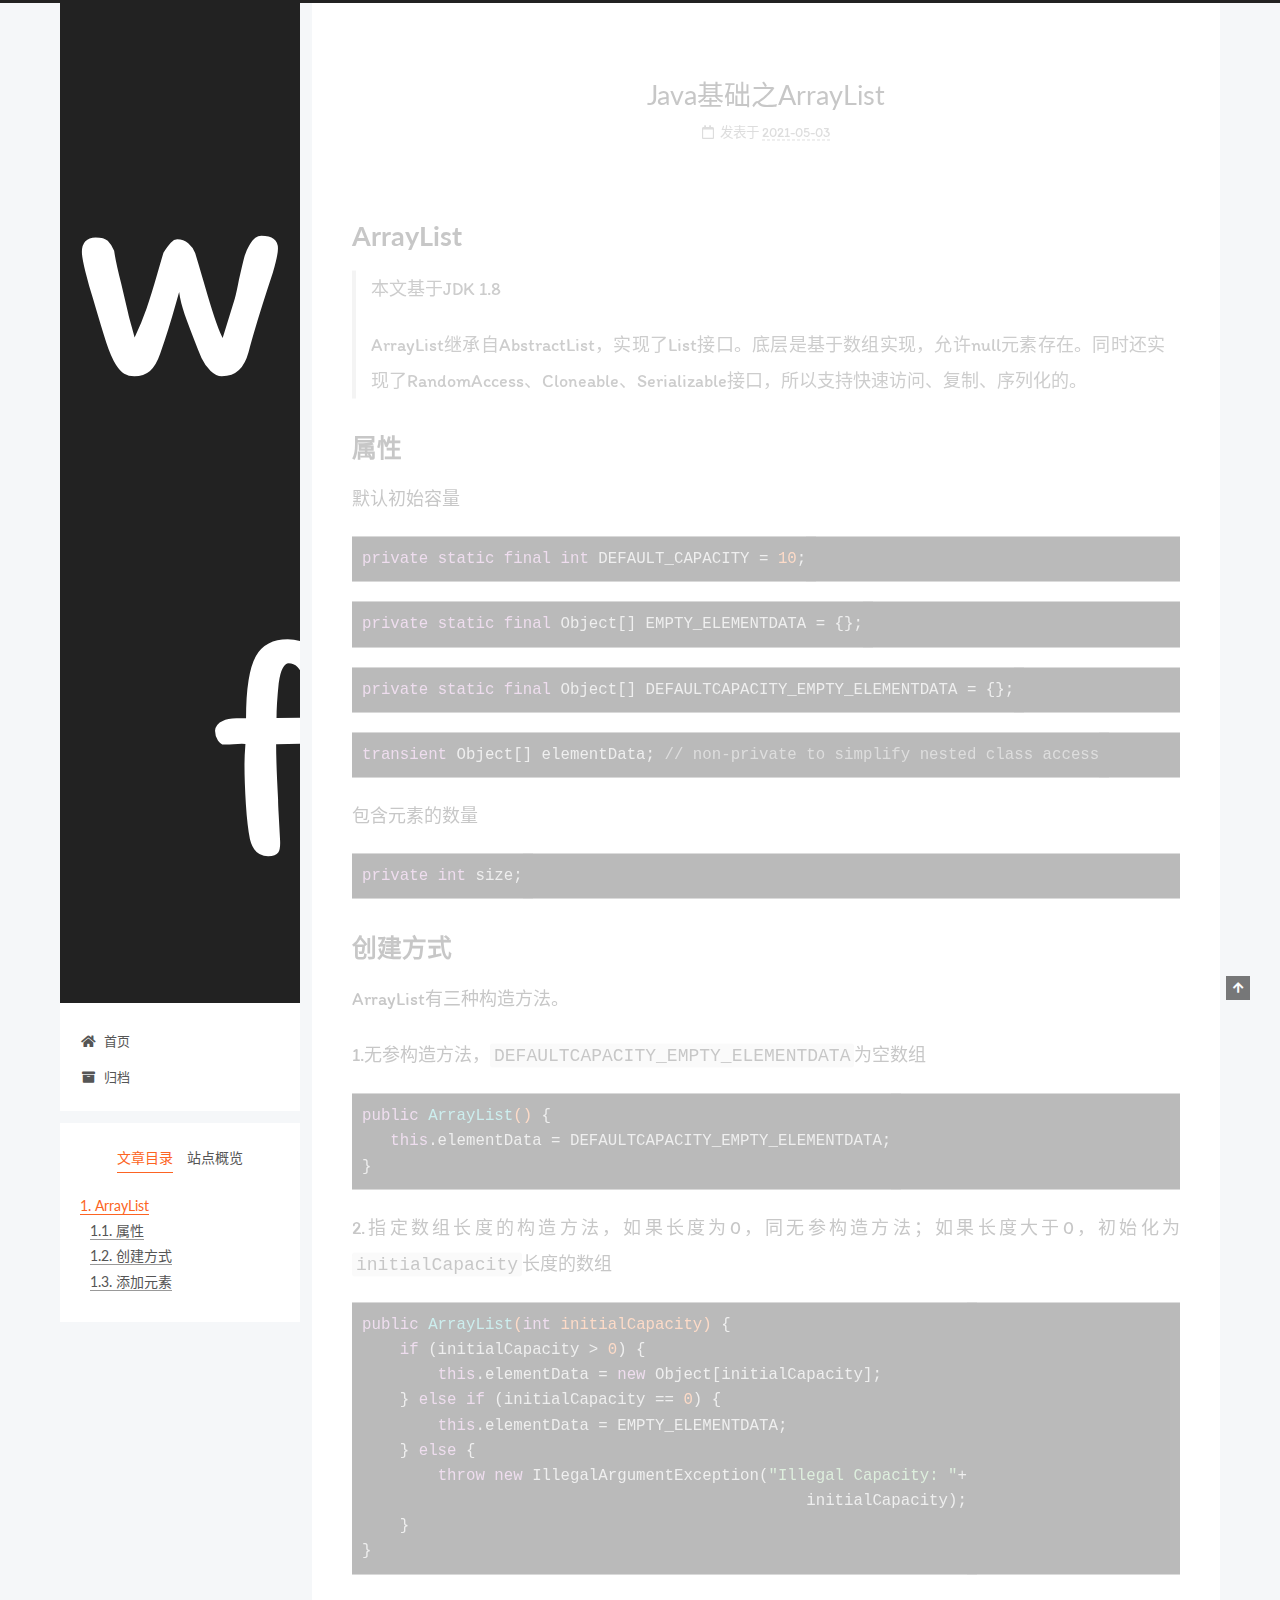
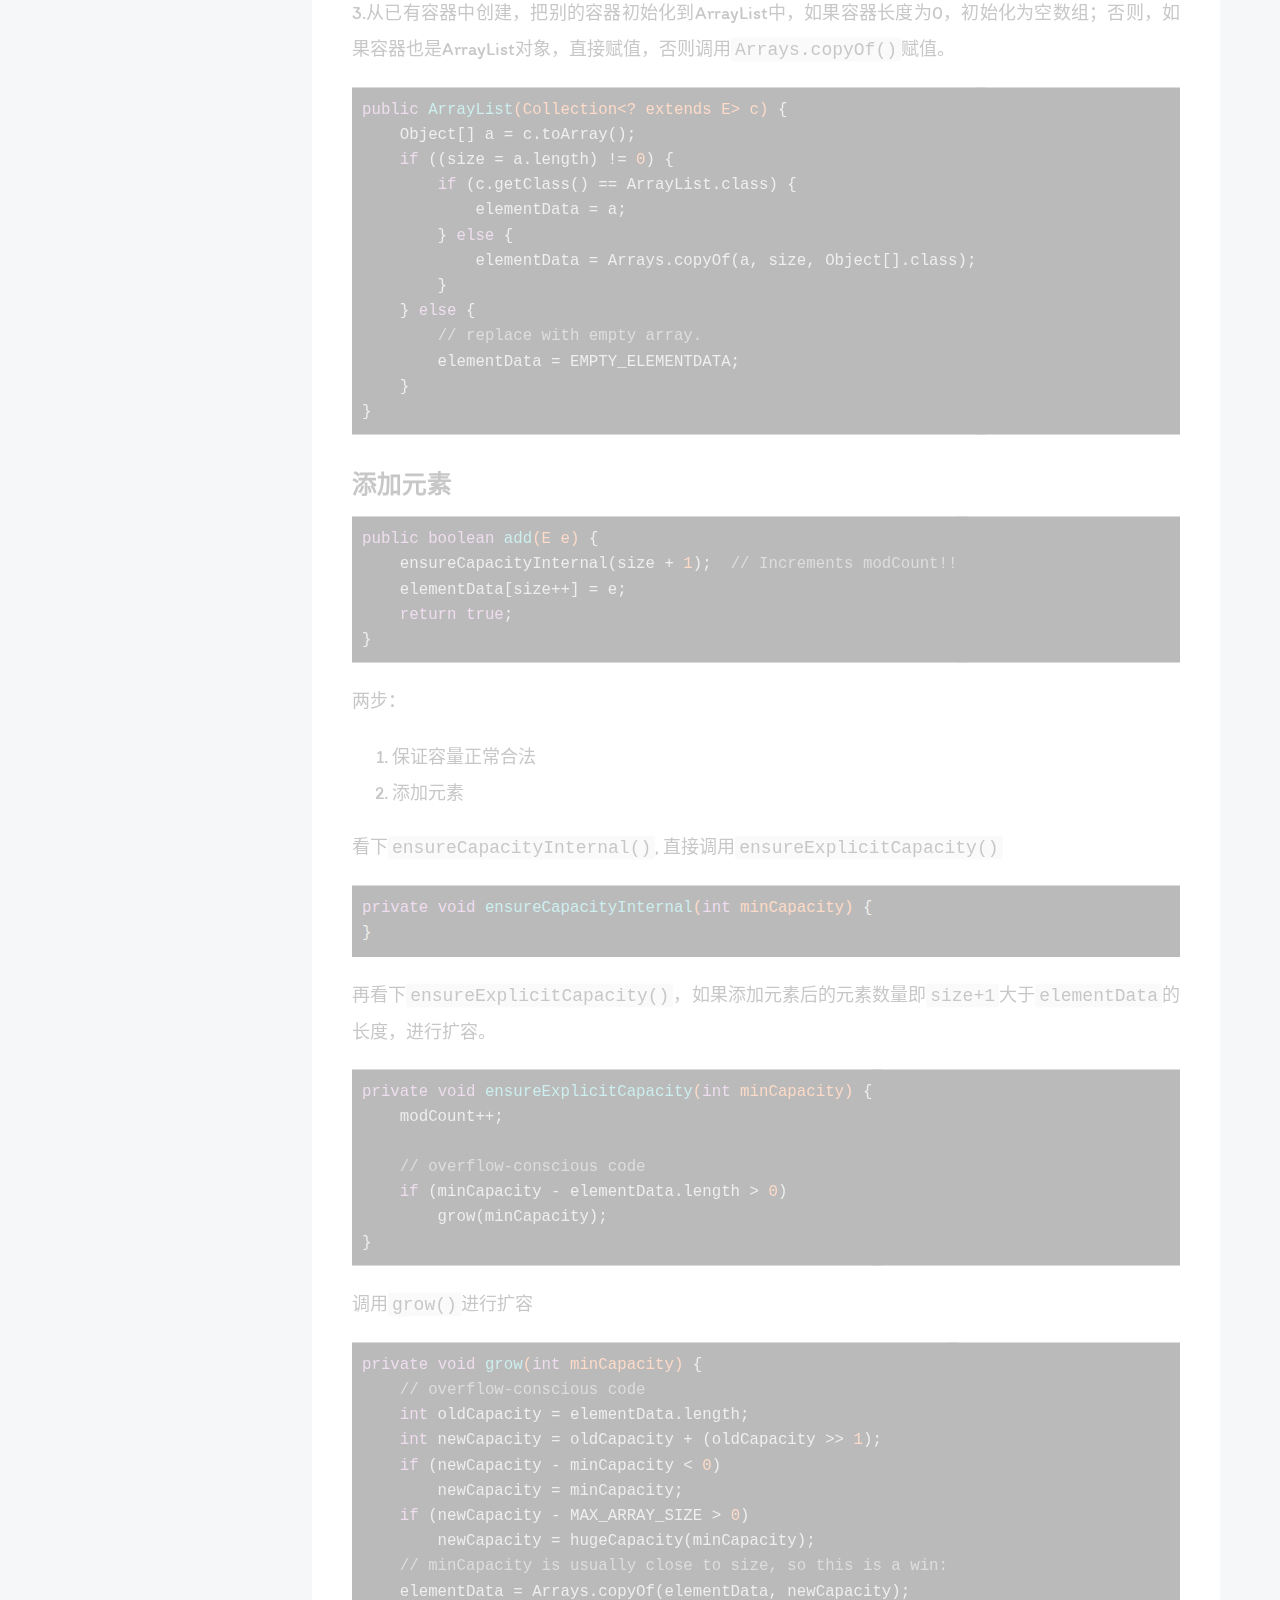
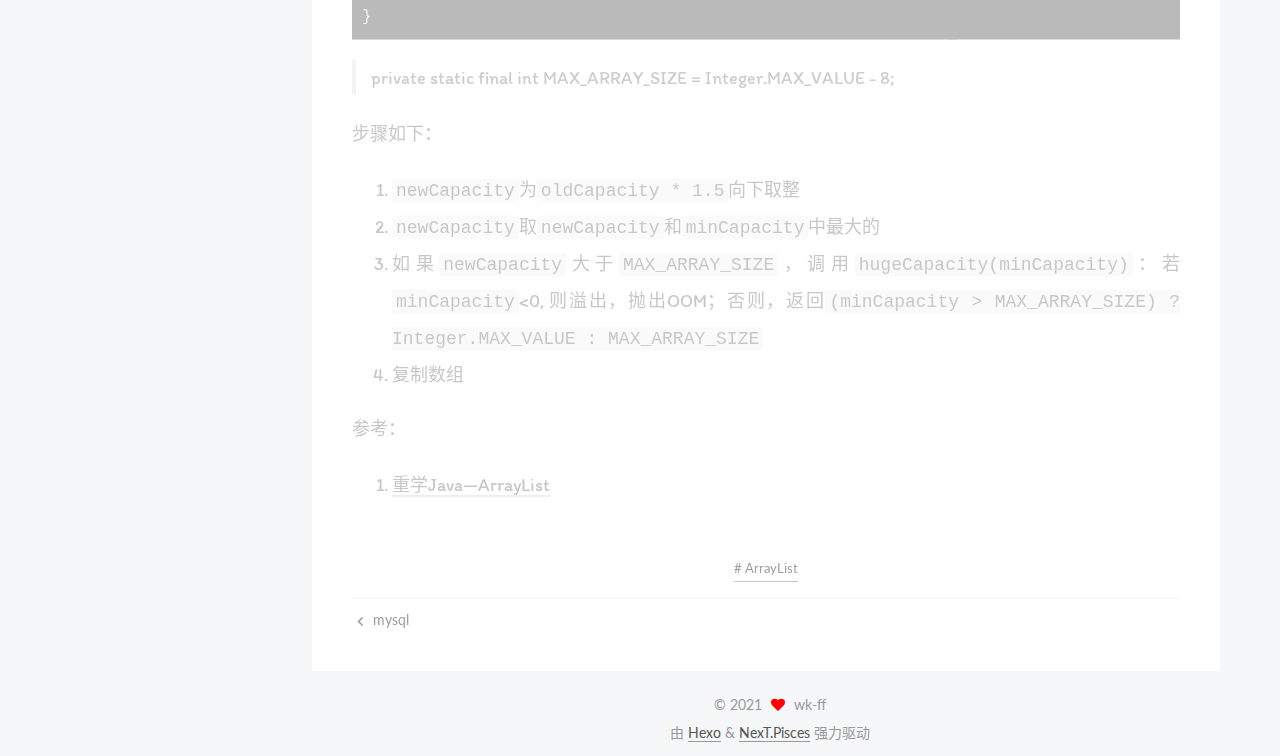
<file: 2021/05/03/【Java基础】ArrayList/index.html>
<!DOCTYPE html>
<html lang="zh-CN">
<head>
  <meta charset="UTF-8">
<meta name="viewport" content="width=device-width, initial-scale=1, maximum-scale=2">
<meta name="theme-color" content="#222">
<meta name="generator" content="Hexo 5.4.0">
  <link rel="apple-touch-icon" sizes="180x180" href="/images/apple-touch-icon-next.png">
  <link rel="icon" type="image/png" sizes="32x32" href="/images/favicon-32x32-next.png">
  <link rel="icon" type="image/png" sizes="16x16" href="/images/favicon-16x16-next.png">
  <link rel="mask-icon" href="/images/logo.svg" color="#222">

<link rel="stylesheet" href="/css/main.css">

<link rel="stylesheet" href="//fonts.googleapis.com/css?family=Lato:300,300italic,400,400italic,700,700italic|Itim:300,300italic,400,400italic,700,700italic&display=swap&subset=latin,latin-ext">
<link rel="stylesheet" href="/lib/font-awesome/css/all.min.css">

<script id="hexo-configurations">
    var NexT = window.NexT || {};
    var CONFIG = {"hostname":"example.com","root":"/","scheme":"Pisces","version":"7.8.0","exturl":false,"sidebar":{"position":"left","display":"post","padding":18,"offset":12,"onmobile":false},"copycode":{"enable":true,"show_result":true,"style":null},"back2top":{"enable":true,"sidebar":false,"scrollpercent":false},"bookmark":{"enable":false,"color":"#222","save":"auto"},"fancybox":false,"mediumzoom":false,"lazyload":false,"pangu":false,"comments":{"style":"tabs","active":null,"storage":true,"lazyload":false,"nav":null},"algolia":{"hits":{"per_page":10},"labels":{"input_placeholder":"Search for Posts","hits_empty":"We didn't find any results for the search: ${query}","hits_stats":"${hits} results found in ${time} ms"}},"localsearch":{"enable":false,"trigger":"auto","top_n_per_article":1,"unescape":false,"preload":false},"motion":{"enable":true,"async":false,"transition":{"post_block":"fadeIn","post_header":"slideDownIn","post_body":"slideDownIn","coll_header":"slideLeftIn","sidebar":"slideUpIn"}}};
  </script>

  <meta name="description" content="ArrayList 本文基于JDK 1.8 ArrayList继承自AbstractList，实现了List接口。底层是基于数组实现，允许null元素存在。同时还实现了RandomAccess、Cloneable、Serializable接口，所以支持快速访问、复制、序列化的。  属性默认初始容量 private static final int DEFAULT_CAPACITY &#x3D; 10;  p">
<meta property="og:type" content="article">
<meta property="og:title" content="Java基础之ArrayList">
<meta property="og:url" content="http://example.com/2021/05/03/%E3%80%90Java%E5%9F%BA%E7%A1%80%E3%80%91ArrayList/index.html">
<meta property="og:site_name" content="wk-ff">
<meta property="og:description" content="ArrayList 本文基于JDK 1.8 ArrayList继承自AbstractList，实现了List接口。底层是基于数组实现，允许null元素存在。同时还实现了RandomAccess、Cloneable、Serializable接口，所以支持快速访问、复制、序列化的。  属性默认初始容量 private static final int DEFAULT_CAPACITY &#x3D; 10;  p">
<meta property="og:locale" content="zh_CN">
<meta property="article:published_time" content="2021-05-03T06:46:23.000Z">
<meta property="article:modified_time" content="2021-05-03T12:17:10.434Z">
<meta property="article:author" content="wk-ff">
<meta property="article:tag" content="ArrayList">
<meta name="twitter:card" content="summary">

<link rel="canonical" href="http://example.com/2021/05/03/%E3%80%90Java%E5%9F%BA%E7%A1%80%E3%80%91ArrayList/">


<script id="page-configurations">
  // https://hexo.io/docs/variables.html
  CONFIG.page = {
    sidebar: "",
    isHome : false,
    isPost : true,
    lang   : 'zh-CN'
  };
</script>

  <title>Java基础之ArrayList | wk-ff</title>
  






  <noscript>
  <style>
  .use-motion .brand,
  .use-motion .menu-item,
  .sidebar-inner,
  .use-motion .post-block,
  .use-motion .pagination,
  .use-motion .comments,
  .use-motion .post-header,
  .use-motion .post-body,
  .use-motion .collection-header { opacity: initial; }

  .use-motion .site-title,
  .use-motion .site-subtitle {
    opacity: initial;
    top: initial;
  }

  .use-motion .logo-line-before i { left: initial; }
  .use-motion .logo-line-after i { right: initial; }
  </style>
</noscript>

</head>

<body itemscope itemtype="http://schema.org/WebPage">
  <div class="container use-motion">
    <div class="headband"></div>

    <header class="header" itemscope itemtype="http://schema.org/WPHeader">
      <div class="header-inner"><div class="site-brand-container">
  <div class="site-nav-toggle">
    <div class="toggle" aria-label="切换导航栏">
      <span class="toggle-line toggle-line-first"></span>
      <span class="toggle-line toggle-line-middle"></span>
      <span class="toggle-line toggle-line-last"></span>
    </div>
  </div>

  <div class="site-meta">

    <a href="/" class="brand" rel="start">
      <span class="logo-line-before"><i></i></span>
      <h1 class="site-title">wk-ff</h1>
      <span class="logo-line-after"><i></i></span>
    </a>
  </div>

  <div class="site-nav-right">
    <div class="toggle popup-trigger">
    </div>
  </div>
</div>




<nav class="site-nav">
  <ul id="menu" class="main-menu menu">
        <li class="menu-item menu-item-home">

    <a href="/" rel="section"><i class="fa fa-home fa-fw"></i>首页</a>

  </li>
        <li class="menu-item menu-item-archives">

    <a href="/archives/" rel="section"><i class="fa fa-archive fa-fw"></i>归档</a>

  </li>
  </ul>
</nav>




</div>
    </header>

    
  <div class="back-to-top">
    <i class="fa fa-arrow-up"></i>
    <span>0%</span>
  </div>


    <main class="main">
      <div class="main-inner">
        <div class="content-wrap">
          

          <div class="content post posts-expand">
            

    
  
  
  <article itemscope itemtype="http://schema.org/Article" class="post-block" lang="zh-CN">
    <link itemprop="mainEntityOfPage" href="http://example.com/2021/05/03/%E3%80%90Java%E5%9F%BA%E7%A1%80%E3%80%91ArrayList/">

    <span hidden itemprop="author" itemscope itemtype="http://schema.org/Person">
      <meta itemprop="image" content="/images/avatar.gif">
      <meta itemprop="name" content="wk-ff">
      <meta itemprop="description" content="wk-ff学习笔记">
    </span>

    <span hidden itemprop="publisher" itemscope itemtype="http://schema.org/Organization">
      <meta itemprop="name" content="wk-ff">
    </span>
      <header class="post-header">
        <h1 class="post-title" itemprop="name headline">
          Java基础之ArrayList
        </h1>

        <div class="post-meta">
            <span class="post-meta-item">
              <span class="post-meta-item-icon">
                <i class="far fa-calendar"></i>
              </span>
              <span class="post-meta-item-text">发表于</span>
              

              <time title="创建时间：2021-05-03 14:46:23 / 修改时间：20:17:10" itemprop="dateCreated datePublished" datetime="2021-05-03T14:46:23+08:00">2021-05-03</time>
            </span>

          

        </div>
      </header>

    
    
    
    <div class="post-body" itemprop="articleBody">

      
        <h1 id="ArrayList"><a href="#ArrayList" class="headerlink" title="ArrayList"></a>ArrayList</h1><blockquote>
<p>本文基于JDK 1.8</p>
<p>ArrayList继承自AbstractList，实现了List接口。底层是基于数组实现，允许null元素存在。同时还实现了RandomAccess、Cloneable、Serializable接口，所以支持快速访问、复制、序列化的。</p>
</blockquote>
<h2 id="属性"><a href="#属性" class="headerlink" title="属性"></a>属性</h2><p>默认初始容量</p>
<figure class="highlight java"><table><tr><td class="code"><pre><span class="line"><span class="keyword">private</span> <span class="keyword">static</span> <span class="keyword">final</span> <span class="keyword">int</span> DEFAULT_CAPACITY = <span class="number">10</span>;</span><br></pre></td></tr></table></figure>

<figure class="highlight java"><table><tr><td class="code"><pre><span class="line"><span class="keyword">private</span> <span class="keyword">static</span> <span class="keyword">final</span> Object[] EMPTY_ELEMENTDATA = &#123;&#125;;</span><br></pre></td></tr></table></figure>

<figure class="highlight java"><table><tr><td class="code"><pre><span class="line"><span class="keyword">private</span> <span class="keyword">static</span> <span class="keyword">final</span> Object[] DEFAULTCAPACITY_EMPTY_ELEMENTDATA = &#123;&#125;;</span><br></pre></td></tr></table></figure>

<figure class="highlight java"><table><tr><td class="code"><pre><span class="line"><span class="keyword">transient</span> Object[] elementData; <span class="comment">// non-private to simplify nested class access</span></span><br></pre></td></tr></table></figure>

<p>包含元素的数量</p>
<figure class="highlight java"><table><tr><td class="code"><pre><span class="line"><span class="keyword">private</span> <span class="keyword">int</span> size;</span><br></pre></td></tr></table></figure>

<h2 id="创建方式"><a href="#创建方式" class="headerlink" title="创建方式"></a>创建方式</h2><p>ArrayList有三种构造方法。</p>
<p>1.无参构造方法，<code>DEFAULTCAPACITY_EMPTY_ELEMENTDATA</code>为空数组</p>
<figure class="highlight java"><table><tr><td class="code"><pre><span class="line"><span class="function"><span class="keyword">public</span> <span class="title">ArrayList</span><span class="params">()</span> </span>&#123;</span><br><span class="line">   <span class="keyword">this</span>.elementData = DEFAULTCAPACITY_EMPTY_ELEMENTDATA;</span><br><span class="line">&#125;</span><br></pre></td></tr></table></figure>

<p>2.指定数组长度的构造方法，如果长度为0，同无参构造方法；如果长度大于0，初始化为<code>initialCapacity</code>长度的数组</p>
<figure class="highlight java"><table><tr><td class="code"><pre><span class="line"><span class="function"><span class="keyword">public</span> <span class="title">ArrayList</span><span class="params">(<span class="keyword">int</span> initialCapacity)</span> </span>&#123;</span><br><span class="line">    <span class="keyword">if</span> (initialCapacity &gt; <span class="number">0</span>) &#123;</span><br><span class="line">        <span class="keyword">this</span>.elementData = <span class="keyword">new</span> Object[initialCapacity];</span><br><span class="line">    &#125; <span class="keyword">else</span> <span class="keyword">if</span> (initialCapacity == <span class="number">0</span>) &#123;</span><br><span class="line">        <span class="keyword">this</span>.elementData = EMPTY_ELEMENTDATA;</span><br><span class="line">    &#125; <span class="keyword">else</span> &#123;</span><br><span class="line">        <span class="keyword">throw</span> <span class="keyword">new</span> IllegalArgumentException(<span class="string">&quot;Illegal Capacity: &quot;</span>+</span><br><span class="line">                                               initialCapacity);</span><br><span class="line">    &#125;</span><br><span class="line">&#125;</span><br></pre></td></tr></table></figure>

<p>3.从已有容器中创建，把别的容器初始化到ArrayList中，如果容器长度为0，初始化为空数组；否则，如果容器也是ArrayList对象，直接赋值，否则调用<code>Arrays.copyOf()</code>赋值。</p>
<figure class="highlight java"><table><tr><td class="code"><pre><span class="line"><span class="function"><span class="keyword">public</span> <span class="title">ArrayList</span><span class="params">(Collection&lt;? extends E&gt; c)</span> </span>&#123;</span><br><span class="line">    Object[] a = c.toArray();</span><br><span class="line">    <span class="keyword">if</span> ((size = a.length) != <span class="number">0</span>) &#123;</span><br><span class="line">        <span class="keyword">if</span> (c.getClass() == ArrayList.class) &#123;</span><br><span class="line">            elementData = a;</span><br><span class="line">        &#125; <span class="keyword">else</span> &#123;</span><br><span class="line">            elementData = Arrays.copyOf(a, size, Object[].class);</span><br><span class="line">        &#125;</span><br><span class="line">    &#125; <span class="keyword">else</span> &#123;</span><br><span class="line">        <span class="comment">// replace with empty array.</span></span><br><span class="line">        elementData = EMPTY_ELEMENTDATA;</span><br><span class="line">    &#125;</span><br><span class="line">&#125;</span><br></pre></td></tr></table></figure>

<h2 id="添加元素"><a href="#添加元素" class="headerlink" title="添加元素"></a>添加元素</h2><figure class="highlight java"><table><tr><td class="code"><pre><span class="line"><span class="function"><span class="keyword">public</span> <span class="keyword">boolean</span> <span class="title">add</span><span class="params">(E e)</span> </span>&#123;</span><br><span class="line">    ensureCapacityInternal(size + <span class="number">1</span>);  <span class="comment">// Increments modCount!!</span></span><br><span class="line">    elementData[size++] = e;</span><br><span class="line">    <span class="keyword">return</span> <span class="keyword">true</span>;</span><br><span class="line">&#125;</span><br></pre></td></tr></table></figure>

<p>两步：</p>
<ol>
<li>保证容量正常合法</li>
<li>添加元素</li>
</ol>
<p>看下<code>ensureCapacityInternal()</code>, 直接调用<code>ensureExplicitCapacity()</code></p>
<figure class="highlight java"><table><tr><td class="code"><pre><span class="line"><span class="function"><span class="keyword">private</span> <span class="keyword">void</span> <span class="title">ensureCapacityInternal</span><span class="params">(<span class="keyword">int</span> minCapacity)</span> </span>&#123;   						           ensureExplicitCapacity(calculateCapacity(elementData, minCapacity));</span><br><span class="line">&#125;</span><br></pre></td></tr></table></figure>

<p>再看下<code>ensureExplicitCapacity()</code>，如果添加元素后的元素数量即<code>size+1</code>大于<code>elementData</code>的长度，进行扩容。</p>
<figure class="highlight java"><table><tr><td class="code"><pre><span class="line"><span class="function"><span class="keyword">private</span> <span class="keyword">void</span> <span class="title">ensureExplicitCapacity</span><span class="params">(<span class="keyword">int</span> minCapacity)</span> </span>&#123;</span><br><span class="line">    modCount++;</span><br><span class="line">    </span><br><span class="line">    <span class="comment">// overflow-conscious code</span></span><br><span class="line">    <span class="keyword">if</span> (minCapacity - elementData.length &gt; <span class="number">0</span>)</span><br><span class="line">        grow(minCapacity);</span><br><span class="line">&#125;</span><br></pre></td></tr></table></figure>

<p>调用<code>grow()</code>进行扩容</p>
<figure class="highlight java"><table><tr><td class="code"><pre><span class="line"><span class="function"><span class="keyword">private</span> <span class="keyword">void</span> <span class="title">grow</span><span class="params">(<span class="keyword">int</span> minCapacity)</span> </span>&#123;</span><br><span class="line">    <span class="comment">// overflow-conscious code</span></span><br><span class="line">    <span class="keyword">int</span> oldCapacity = elementData.length;</span><br><span class="line">    <span class="keyword">int</span> newCapacity = oldCapacity + (oldCapacity &gt;&gt; <span class="number">1</span>);</span><br><span class="line">    <span class="keyword">if</span> (newCapacity - minCapacity &lt; <span class="number">0</span>)</span><br><span class="line">        newCapacity = minCapacity;</span><br><span class="line">    <span class="keyword">if</span> (newCapacity - MAX_ARRAY_SIZE &gt; <span class="number">0</span>)</span><br><span class="line">        newCapacity = hugeCapacity(minCapacity);</span><br><span class="line">    <span class="comment">// minCapacity is usually close to size, so this is a win:</span></span><br><span class="line">    elementData = Arrays.copyOf(elementData, newCapacity);</span><br><span class="line">&#125;</span><br></pre></td></tr></table></figure>

<blockquote>
<p>private static final int MAX_ARRAY_SIZE = Integer.MAX_VALUE - 8;</p>
</blockquote>
<p>步骤如下：</p>
<ol>
<li><code>newCapacity</code>为<code>oldCapacity * 1.5</code>向下取整</li>
<li><code>newCapacity</code>取<code>newCapacity</code>和<code>minCapacity</code>中最大的</li>
<li>如果<code>newCapacity</code>大于<code>MAX_ARRAY_SIZE</code>，调用<code>hugeCapacity(minCapacity)</code>：若<code>minCapacity</code>&lt;0, 则溢出，抛出OOM；否则，返回<code>(minCapacity &gt; MAX_ARRAY_SIZE) ? Integer.MAX_VALUE : MAX_ARRAY_SIZE</code></li>
<li>复制数组</li>
</ol>
<p>参考：</p>
<ol>
<li><a target="_blank" rel="noopener" href="https://juejin.cn/post/6957911661650903054?utm_source=gold_browser_extension">重学Java—ArrayList</a></li>
</ol>

    </div>

    
    
    

      <footer class="post-footer">
          <div class="post-tags">
              <a href="/tags/ArrayList/" rel="tag"># ArrayList</a>
          </div>

        


        
    <div class="post-nav">
      <div class="post-nav-item">
    <a href="/2021/05/03/%E3%80%90mysql%E3%80%91%E8%AE%B0%E5%BD%95%E5%AD%98%E5%82%A8%E7%BB%93%E6%9E%84/" rel="prev" title="mysql">
      <i class="fa fa-chevron-left"></i> mysql
    </a></div>
      <div class="post-nav-item"></div>
    </div>
      </footer>
    
  </article>
  
  
  



          </div>
          

<script>
  window.addEventListener('tabs:register', () => {
    let { activeClass } = CONFIG.comments;
    if (CONFIG.comments.storage) {
      activeClass = localStorage.getItem('comments_active') || activeClass;
    }
    if (activeClass) {
      let activeTab = document.querySelector(`a[href="#comment-${activeClass}"]`);
      if (activeTab) {
        activeTab.click();
      }
    }
  });
  if (CONFIG.comments.storage) {
    window.addEventListener('tabs:click', event => {
      if (!event.target.matches('.tabs-comment .tab-content .tab-pane')) return;
      let commentClass = event.target.classList[1];
      localStorage.setItem('comments_active', commentClass);
    });
  }
</script>

        </div>
          
  
  <div class="toggle sidebar-toggle">
    <span class="toggle-line toggle-line-first"></span>
    <span class="toggle-line toggle-line-middle"></span>
    <span class="toggle-line toggle-line-last"></span>
  </div>

  <aside class="sidebar">
    <div class="sidebar-inner">

      <ul class="sidebar-nav motion-element">
        <li class="sidebar-nav-toc">
          文章目录
        </li>
        <li class="sidebar-nav-overview">
          站点概览
        </li>
      </ul>

      <!--noindex-->
      <div class="post-toc-wrap sidebar-panel">
          <div class="post-toc motion-element"><ol class="nav"><li class="nav-item nav-level-1"><a class="nav-link" href="#ArrayList"><span class="nav-number">1.</span> <span class="nav-text">ArrayList</span></a><ol class="nav-child"><li class="nav-item nav-level-2"><a class="nav-link" href="#%E5%B1%9E%E6%80%A7"><span class="nav-number">1.1.</span> <span class="nav-text">属性</span></a></li><li class="nav-item nav-level-2"><a class="nav-link" href="#%E5%88%9B%E5%BB%BA%E6%96%B9%E5%BC%8F"><span class="nav-number">1.2.</span> <span class="nav-text">创建方式</span></a></li><li class="nav-item nav-level-2"><a class="nav-link" href="#%E6%B7%BB%E5%8A%A0%E5%85%83%E7%B4%A0"><span class="nav-number">1.3.</span> <span class="nav-text">添加元素</span></a></li></ol></li></ol></div>
      </div>
      <!--/noindex-->

      <div class="site-overview-wrap sidebar-panel">
        <div class="site-author motion-element" itemprop="author" itemscope itemtype="http://schema.org/Person">
  <p class="site-author-name" itemprop="name">wk-ff</p>
  <div class="site-description" itemprop="description">wk-ff学习笔记</div>
</div>
<div class="site-state-wrap motion-element">
  <nav class="site-state">
      <div class="site-state-item site-state-posts">
          <a href="/archives/">
        
          <span class="site-state-item-count">2</span>
          <span class="site-state-item-name">日志</span>
        </a>
      </div>
      <div class="site-state-item site-state-tags">
        <span class="site-state-item-count">2</span>
        <span class="site-state-item-name">标签</span>
      </div>
  </nav>
</div>



      </div>

    </div>
  </aside>
  <div id="sidebar-dimmer"></div>


      </div>
    </main>

    <footer class="footer">
      <div class="footer-inner">
        

        

<div class="copyright">
  
  &copy; 
  <span itemprop="copyrightYear">2021</span>
  <span class="with-love">
    <i class="fa fa-heart"></i>
  </span>
  <span class="author" itemprop="copyrightHolder">wk-ff</span>
</div>
  <div class="powered-by">由 <a href="https://hexo.io/" class="theme-link" rel="noopener" target="_blank">Hexo</a> & <a href="https://pisces.theme-next.org/" class="theme-link" rel="noopener" target="_blank">NexT.Pisces</a> 强力驱动
  </div>

        








      </div>
    </footer>
  </div>

  
  <script src="/lib/anime.min.js"></script>
  <script src="/lib/velocity/velocity.min.js"></script>
  <script src="/lib/velocity/velocity.ui.min.js"></script>

<script src="/js/utils.js"></script>

<script src="/js/motion.js"></script>


<script src="/js/schemes/pisces.js"></script>


<script src="/js/next-boot.js"></script>




  















  

  

</body>
</html>
</file>
<file: css/main.css>
:root {
  --body-bg-color: #f5f7f9;
  --content-bg-color: #fff;
  --card-bg-color: #f5f5f5;
  --text-color: #555;
  --blockquote-color: #666;
  --link-color: #555;
  --link-hover-color: #222;
  --brand-color: #fff;
  --brand-hover-color: #fff;
  --table-row-odd-bg-color: #f9f9f9;
  --table-row-hover-bg-color: #f5f5f5;
  --menu-item-bg-color: #f5f5f5;
  --btn-default-bg: #fff;
  --btn-default-color: #555;
  --btn-default-border-color: #555;
  --btn-default-hover-bg: #222;
  --btn-default-hover-color: #fff;
  --btn-default-hover-border-color: #222;
}
html {
  line-height: 1.15; /* 1 */
  -webkit-text-size-adjust: 100%; /* 2 */
}
body {
  margin: 0;
}
main {
  display: block;
}
h1 {
  font-size: 2em;
  margin: 0.67em 0;
}
hr {
  box-sizing: content-box; /* 1 */
  height: 0; /* 1 */
  overflow: visible; /* 2 */
}
pre {
  font-family: monospace, monospace; /* 1 */
  font-size: 1em; /* 2 */
}
a {
  background: transparent;
}
abbr[title] {
  border-bottom: none; /* 1 */
  text-decoration: underline; /* 2 */
  text-decoration: underline dotted; /* 2 */
}
b,
strong {
  font-weight: bolder;
}
code,
kbd,
samp {
  font-family: monospace, monospace; /* 1 */
  font-size: 1em; /* 2 */
}
small {
  font-size: 80%;
}
sub,
sup {
  font-size: 75%;
  line-height: 0;
  position: relative;
  vertical-align: baseline;
}
sub {
  bottom: -0.25em;
}
sup {
  top: -0.5em;
}
img {
  border-style: none;
}
button,
input,
optgroup,
select,
textarea {
  font-family: inherit; /* 1 */
  font-size: 100%; /* 1 */
  line-height: 1.15; /* 1 */
  margin: 0; /* 2 */
}
button,
input {
/* 1 */
  overflow: visible;
}
button,
select {
/* 1 */
  text-transform: none;
}
button,
[type='button'],
[type='reset'],
[type='submit'] {
  -webkit-appearance: button;
}
button::-moz-focus-inner,
[type='button']::-moz-focus-inner,
[type='reset']::-moz-focus-inner,
[type='submit']::-moz-focus-inner {
  border-style: none;
  padding: 0;
}
button:-moz-focusring,
[type='button']:-moz-focusring,
[type='reset']:-moz-focusring,
[type='submit']:-moz-focusring {
  outline: 1px dotted ButtonText;
}
fieldset {
  padding: 0.35em 0.75em 0.625em;
}
legend {
  box-sizing: border-box; /* 1 */
  color: inherit; /* 2 */
  display: table; /* 1 */
  max-width: 100%; /* 1 */
  padding: 0; /* 3 */
  white-space: normal; /* 1 */
}
progress {
  vertical-align: baseline;
}
textarea {
  overflow: auto;
}
[type='checkbox'],
[type='radio'] {
  box-sizing: border-box; /* 1 */
  padding: 0; /* 2 */
}
[type='number']::-webkit-inner-spin-button,
[type='number']::-webkit-outer-spin-button {
  height: auto;
}
[type='search'] {
  outline-offset: -2px; /* 2 */
  -webkit-appearance: textfield; /* 1 */
}
[type='search']::-webkit-search-decoration {
  -webkit-appearance: none;
}
::-webkit-file-upload-button {
  font: inherit; /* 2 */
  -webkit-appearance: button; /* 1 */
}
details {
  display: block;
}
summary {
  display: list-item;
}
template {
  display: none;
}
[hidden] {
  display: none;
}
::selection {
  background: #262a30;
  color: #eee;
}
html,
body {
  height: 100%;
}
body {
  background: var(--body-bg-color);
  color: var(--text-color);
  font-family: 'Lato', "PingFang SC", "Microsoft YaHei", sans-serif;
  font-size: 1em;
  line-height: 2;
}
@media (max-width: 991px) {
  body {
    padding-left: 0 !important;
    padding-right: 0 !important;
  }
}
h1,
h2,
h3,
h4,
h5,
h6 {
  font-family: 'Lato', "PingFang SC", "Microsoft YaHei", sans-serif;
  font-weight: bold;
  line-height: 1.5;
  margin: 20px 0 15px;
}
h1 {
  font-size: 1.5em;
}
h2 {
  font-size: 1.375em;
}
h3 {
  font-size: 1.25em;
}
h4 {
  font-size: 1.125em;
}
h5 {
  font-size: 1em;
}
h6 {
  font-size: 0.875em;
}
p {
  margin: 0 0 20px 0;
}
a,
span.exturl {
  border-bottom: 1px solid #999;
  color: var(--link-color);
  outline: 0;
  text-decoration: none;
  overflow-wrap: break-word;
  word-wrap: break-word;
  cursor: pointer;
}
a:hover,
span.exturl:hover {
  border-bottom-color: var(--link-hover-color);
  color: var(--link-hover-color);
}
iframe,
img,
video {
  display: block;
  margin-left: auto;
  margin-right: auto;
  max-width: 100%;
}
hr {
  background-image: repeating-linear-gradient(-45deg, #ddd, #ddd 4px, transparent 4px, transparent 8px);
  border: 0;
  height: 3px;
  margin: 40px 0;
}
blockquote {
  border-left: 4px solid #ddd;
  color: var(--blockquote-color);
  margin: 0;
  padding: 0 15px;
}
blockquote cite::before {
  content: '-';
  padding: 0 5px;
}
dt {
  font-weight: bold;
}
dd {
  margin: 0;
  padding: 0;
}
kbd {
  background-color: #f5f5f5;
  background-image: linear-gradient(#eee, #fff, #eee);
  border: 1px solid #ccc;
  border-radius: 0.2em;
  box-shadow: 0.1em 0.1em 0.2em rgba(0,0,0,0.1);
  color: #555;
  font-family: inherit;
  padding: 0.1em 0.3em;
  white-space: nowrap;
}
.table-container {
  overflow: auto;
}
table {
  border-collapse: collapse;
  border-spacing: 0;
  font-size: 0.875em;
  margin: 0 0 20px 0;
  width: 100%;
}
tbody tr:nth-of-type(odd) {
  background: var(--table-row-odd-bg-color);
}
tbody tr:hover {
  background: var(--table-row-hover-bg-color);
}
caption,
th,
td {
  font-weight: normal;
  padding: 8px;
  vertical-align: middle;
}
th,
td {
  border: 1px solid #ddd;
  border-bottom: 3px solid #ddd;
}
th {
  font-weight: 700;
  padding-bottom: 10px;
}
td {
  border-bottom-width: 1px;
}
.btn {
  background: var(--btn-default-bg);
  border: 2px solid var(--btn-default-border-color);
  border-radius: 2px;
  color: var(--btn-default-color);
  display: inline-block;
  font-size: 0.875em;
  line-height: 2;
  padding: 0 20px;
  text-decoration: none;
  transition-property: background-color;
  transition-delay: 0s;
  transition-duration: 0.2s;
  transition-timing-function: ease-in-out;
}
.btn:hover {
  background: var(--btn-default-hover-bg);
  border-color: var(--btn-default-hover-border-color);
  color: var(--btn-default-hover-color);
}
.btn + .btn {
  margin: 0 0 8px 8px;
}
.btn .fa-fw {
  text-align: left;
  width: 1.285714285714286em;
}
.toggle {
  line-height: 0;
}
.toggle .toggle-line {
  background: #fff;
  display: inline-block;
  height: 2px;
  left: 0;
  position: relative;
  top: 0;
  transition: all 0.4s;
  vertical-align: top;
  width: 100%;
}
.toggle .toggle-line:not(:first-child) {
  margin-top: 3px;
}
.toggle.toggle-arrow .toggle-line-first {
  left: 50%;
  top: 2px;
  transform: rotate(45deg);
  width: 50%;
}
.toggle.toggle-arrow .toggle-line-middle {
  left: 2px;
  width: 90%;
}
.toggle.toggle-arrow .toggle-line-last {
  left: 50%;
  top: -2px;
  transform: rotate(-45deg);
  width: 50%;
}
.toggle.toggle-close .toggle-line-first {
  transform: rotate(-45deg);
  top: 5px;
}
.toggle.toggle-close .toggle-line-middle {
  opacity: 0;
}
.toggle.toggle-close .toggle-line-last {
  transform: rotate(45deg);
  top: -5px;
}
.highlight-container {
  position: relative;
}
.highlight-container:hover .copy-btn,
.highlight-container .copy-btn:focus {
  opacity: 1;
}
.copy-btn {
  color: #333;
  cursor: pointer;
  line-height: 1.6;
  opacity: 0;
  padding: 2px 6px;
  position: absolute;
  transition-delay: 0s;
  transition-duration: 0.2s;
  transition-timing-function: ease-in-out;
  background-color: #eee;
  background-image: linear-gradient(#fcfcfc, #eee);
  border: 1px solid #d5d5d5;
  border-radius: 3px;
  font-size: 0.8125em;
  right: 4px;
  top: 8px;
}
.highlight,
pre {
  background: #2d2d2d;
  color: #ccc;
  line-height: 1.6;
  margin: 0 auto 20px;
}
pre,
code {
  font-family: consolas, Menlo, monospace, "PingFang SC", "Microsoft YaHei";
}
code {
  background: #eee;
  border-radius: 3px;
  color: #555;
  padding: 2px 4px;
  overflow-wrap: break-word;
  word-wrap: break-word;
}
.highlight *::selection {
  background: #515151;
}
.highlight pre {
  border: 0;
  margin: 0;
  padding: 10px 0;
}
.highlight table {
  border: 0;
  margin: 0;
  width: auto;
}
.highlight td {
  border: 0;
  padding: 0;
}
.highlight figcaption {
  background: #1b1b1b;
  color: #ccc;
  display: flex;
  font-size: 0.875em;
  justify-content: space-between;
  line-height: 1.2;
  padding: 0.5em;
}
.highlight figcaption a {
  color: #ccc;
}
.highlight figcaption a:hover {
  border-bottom-color: #ccc;
}
.highlight .gutter {
  -moz-user-select: none;
  -ms-user-select: none;
  -webkit-user-select: none;
  user-select: none;
}
.highlight .gutter pre {
  background: #1b1b1b;
  color: #999;
  padding-left: 10px;
  padding-right: 10px;
  text-align: right;
}
.highlight .code pre {
  background: #2d2d2d;
  padding-left: 10px;
  width: 100%;
}
.gist table {
  width: auto;
}
.gist table td {
  border: 0;
}
pre {
  overflow: auto;
  padding: 10px;
}
pre code {
  background: none;
  color: #ccc;
  font-size: 0.875em;
  padding: 0;
  text-shadow: none;
}
pre .deletion {
  background: #800000;
}
pre .addition {
  background: #008000;
}
pre .meta {
  color: #fc6;
  -moz-user-select: none;
  -ms-user-select: none;
  -webkit-user-select: none;
  user-select: none;
}
pre .comment {
  color: #999;
}
pre .variable,
pre .attribute,
pre .tag,
pre .name,
pre .regexp,
pre .ruby .constant,
pre .xml .tag .title,
pre .xml .pi,
pre .xml .doctype,
pre .html .doctype,
pre .css .id,
pre .css .class,
pre .css .pseudo {
  color: #f2777a;
}
pre .number,
pre .preprocessor,
pre .built_in,
pre .builtin-name,
pre .literal,
pre .params,
pre .constant,
pre .command {
  color: #f99157;
}
pre .ruby .class .title,
pre .css .rules .attribute,
pre .string,
pre .symbol,
pre .value,
pre .inheritance,
pre .header,
pre .ruby .symbol,
pre .xml .cdata,
pre .special,
pre .formula {
  color: #9c9;
}
pre .title,
pre .css .hexcolor {
  color: #6cc;
}
pre .function,
pre .python .decorator,
pre .python .title,
pre .ruby .function .title,
pre .ruby .title .keyword,
pre .perl .sub,
pre .javascript .title,
pre .coffeescript .title {
  color: #69c;
}
pre .keyword,
pre .javascript .function {
  color: #c9c;
}
.blockquote-center {
  border-left: none;
  margin: 40px 0;
  padding: 0;
  position: relative;
  text-align: center;
}
.blockquote-center .fa {
  display: block;
  opacity: 0.6;
  position: absolute;
  width: 100%;
}
.blockquote-center .fa-quote-left {
  border-top: 1px solid #ccc;
  text-align: left;
  top: -20px;
}
.blockquote-center .fa-quote-right {
  border-bottom: 1px solid #ccc;
  text-align: right;
  bottom: -20px;
}
.blockquote-center p,
.blockquote-center div {
  text-align: center;
}
.post-body .group-picture img {
  margin: 0 auto;
  padding: 0 3px;
}
.group-picture-row {
  margin-bottom: 6px;
  overflow: hidden;
}
.group-picture-column {
  float: left;
  margin-bottom: 10px;
}
.post-body .label {
  color: #555;
  display: inline;
  padding: 0 2px;
}
.post-body .label.default {
  background: #f0f0f0;
}
.post-body .label.primary {
  background: #efe6f7;
}
.post-body .label.info {
  background: #e5f2f8;
}
.post-body .label.success {
  background: #e7f4e9;
}
.post-body .label.warning {
  background: #fcf6e1;
}
.post-body .label.danger {
  background: #fae8eb;
}
.post-body .tabs {
  margin-bottom: 20px;
}
.post-body .tabs,
.tabs-comment {
  display: block;
  padding-top: 10px;
  position: relative;
}
.post-body .tabs ul.nav-tabs,
.tabs-comment ul.nav-tabs {
  display: flex;
  flex-wrap: wrap;
  margin: 0;
  margin-bottom: -1px;
  padding: 0;
}
@media (max-width: 413px) {
  .post-body .tabs ul.nav-tabs,
  .tabs-comment ul.nav-tabs {
    display: block;
    margin-bottom: 5px;
  }
}
.post-body .tabs ul.nav-tabs li.tab,
.tabs-comment ul.nav-tabs li.tab {
  border-bottom: 1px solid #ddd;
  border-left: 1px solid transparent;
  border-right: 1px solid transparent;
  border-top: 3px solid transparent;
  flex-grow: 1;
  list-style-type: none;
  border-radius: 0 0 0 0;
}
@media (max-width: 413px) {
  .post-body .tabs ul.nav-tabs li.tab,
  .tabs-comment ul.nav-tabs li.tab {
    border-bottom: 1px solid transparent;
    border-left: 3px solid transparent;
    border-right: 1px solid transparent;
    border-top: 1px solid transparent;
  }
}
@media (max-width: 413px) {
  .post-body .tabs ul.nav-tabs li.tab,
  .tabs-comment ul.nav-tabs li.tab {
    border-radius: 0;
  }
}
.post-body .tabs ul.nav-tabs li.tab a,
.tabs-comment ul.nav-tabs li.tab a {
  border-bottom: initial;
  display: block;
  line-height: 1.8;
  outline: 0;
  padding: 0.25em 0.75em;
  text-align: center;
  transition-delay: 0s;
  transition-duration: 0.2s;
  transition-timing-function: ease-out;
}
.post-body .tabs ul.nav-tabs li.tab a i,
.tabs-comment ul.nav-tabs li.tab a i {
  width: 1.285714285714286em;
}
.post-body .tabs ul.nav-tabs li.tab.active,
.tabs-comment ul.nav-tabs li.tab.active {
  border-bottom: 1px solid transparent;
  border-left: 1px solid #ddd;
  border-right: 1px solid #ddd;
  border-top: 3px solid #fc6423;
}
@media (max-width: 413px) {
  .post-body .tabs ul.nav-tabs li.tab.active,
  .tabs-comment ul.nav-tabs li.tab.active {
    border-bottom: 1px solid #ddd;
    border-left: 3px solid #fc6423;
    border-right: 1px solid #ddd;
    border-top: 1px solid #ddd;
  }
}
.post-body .tabs ul.nav-tabs li.tab.active a,
.tabs-comment ul.nav-tabs li.tab.active a {
  color: var(--link-color);
  cursor: default;
}
.post-body .tabs .tab-content .tab-pane,
.tabs-comment .tab-content .tab-pane {
  border: 1px solid #ddd;
  border-top: 0;
  padding: 20px 20px 0 20px;
  border-radius: 0;
}
.post-body .tabs .tab-content .tab-pane:not(.active),
.tabs-comment .tab-content .tab-pane:not(.active) {
  display: none;
}
.post-body .tabs .tab-content .tab-pane.active,
.tabs-comment .tab-content .tab-pane.active {
  display: block;
}
.post-body .tabs .tab-content .tab-pane.active:nth-of-type(1),
.tabs-comment .tab-content .tab-pane.active:nth-of-type(1) {
  border-radius: 0 0 0 0;
}
@media (max-width: 413px) {
  .post-body .tabs .tab-content .tab-pane.active:nth-of-type(1),
  .tabs-comment .tab-content .tab-pane.active:nth-of-type(1) {
    border-radius: 0;
  }
}
.post-body .note {
  border-radius: 3px;
  margin-bottom: 20px;
  padding: 1em;
  position: relative;
  border: 1px solid #eee;
  border-left-width: 5px;
}
.post-body .note h2,
.post-body .note h3,
.post-body .note h4,
.post-body .note h5,
.post-body .note h6 {
  margin-top: 0;
  border-bottom: initial;
  margin-bottom: 0;
  padding-top: 0;
}
.post-body .note p:first-child,
.post-body .note ul:first-child,
.post-body .note ol:first-child,
.post-body .note table:first-child,
.post-body .note pre:first-child,
.post-body .note blockquote:first-child,
.post-body .note img:first-child {
  margin-top: 0;
}
.post-body .note p:last-child,
.post-body .note ul:last-child,
.post-body .note ol:last-child,
.post-body .note table:last-child,
.post-body .note pre:last-child,
.post-body .note blockquote:last-child,
.post-body .note img:last-child {
  margin-bottom: 0;
}
.post-body .note.default {
  border-left-color: #777;
}
.post-body .note.default h2,
.post-body .note.default h3,
.post-body .note.default h4,
.post-body .note.default h5,
.post-body .note.default h6 {
  color: #777;
}
.post-body .note.primary {
  border-left-color: #6f42c1;
}
.post-body .note.primary h2,
.post-body .note.primary h3,
.post-body .note.primary h4,
.post-body .note.primary h5,
.post-body .note.primary h6 {
  color: #6f42c1;
}
.post-body .note.info {
  border-left-color: #428bca;
}
.post-body .note.info h2,
.post-body .note.info h3,
.post-body .note.info h4,
.post-body .note.info h5,
.post-body .note.info h6 {
  color: #428bca;
}
.post-body .note.success {
  border-left-color: #5cb85c;
}
.post-body .note.success h2,
.post-body .note.success h3,
.post-body .note.success h4,
.post-body .note.success h5,
.post-body .note.success h6 {
  color: #5cb85c;
}
.post-body .note.warning {
  border-left-color: #f0ad4e;
}
.post-body .note.warning h2,
.post-body .note.warning h3,
.post-body .note.warning h4,
.post-body .note.warning h5,
.post-body .note.warning h6 {
  color: #f0ad4e;
}
.post-body .note.danger {
  border-left-color: #d9534f;
}
.post-body .note.danger h2,
.post-body .note.danger h3,
.post-body .note.danger h4,
.post-body .note.danger h5,
.post-body .note.danger h6 {
  color: #d9534f;
}
.pagination .prev,
.pagination .next,
.pagination .page-number,
.pagination .space {
  display: inline-block;
  margin: 0 10px;
  padding: 0 11px;
  position: relative;
  top: -1px;
}
@media (max-width: 767px) {
  .pagination .prev,
  .pagination .next,
  .pagination .page-number,
  .pagination .space {
    margin: 0 5px;
  }
}
.pagination {
  border-top: 1px solid #eee;
  margin: 120px 0 0;
  text-align: center;
}
.pagination .prev,
.pagination .next,
.pagination .page-number {
  border-bottom: 0;
  border-top: 1px solid #eee;
  transition-property: border-color;
  transition-delay: 0s;
  transition-duration: 0.2s;
  transition-timing-function: ease-in-out;
}
.pagination .prev:hover,
.pagination .next:hover,
.pagination .page-number:hover {
  border-top-color: #222;
}
.pagination .space {
  margin: 0;
  padding: 0;
}
.pagination .prev {
  margin-left: 0;
}
.pagination .next {
  margin-right: 0;
}
.pagination .page-number.current {
  background: #ccc;
  border-top-color: #ccc;
  color: #fff;
}
@media (max-width: 767px) {
  .pagination {
    border-top: none;
  }
  .pagination .prev,
  .pagination .next,
  .pagination .page-number {
    border-bottom: 1px solid #eee;
    border-top: 0;
    margin-bottom: 10px;
    padding: 0 10px;
  }
  .pagination .prev:hover,
  .pagination .next:hover,
  .pagination .page-number:hover {
    border-bottom-color: #222;
  }
}
.comments {
  margin-top: 60px;
  overflow: hidden;
}
.comment-button-group {
  display: flex;
  flex-wrap: wrap-reverse;
  justify-content: center;
  margin: 1em 0;
}
.comment-button-group .comment-button {
  margin: 0.1em 0.2em;
}
.comment-button-group .comment-button.active {
  background: var(--btn-default-hover-bg);
  border-color: var(--btn-default-hover-border-color);
  color: var(--btn-default-hover-color);
}
.comment-position {
  display: none;
}
.comment-position.active {
  display: block;
}
.tabs-comment {
  background: var(--content-bg-color);
  margin-top: 4em;
  padding-top: 0;
}
.tabs-comment .comments {
  border: 0;
  box-shadow: none;
  margin-top: 0;
  padding-top: 0;
}
.container {
  min-height: 100%;
  position: relative;
}
.main-inner {
  margin: 0 auto;
  width: calc(100% - 20px);
}
@media (min-width: 1200px) {
  .main-inner {
    width: 1160px;
  }
}
@media (min-width: 1600px) {
  .main-inner {
    width: 73%;
  }
}
@media (max-width: 767px) {
  .content-wrap {
    padding: 0 20px;
  }
}
.header {
  background: transparent;
}
.header-inner {
  margin: 0 auto;
  width: calc(100% - 20px);
}
@media (min-width: 1200px) {
  .header-inner {
    width: 1160px;
  }
}
@media (min-width: 1600px) {
  .header-inner {
    width: 73%;
  }
}
.site-brand-container {
  display: flex;
  flex-shrink: 0;
  padding: 0 10px;
}
.headband {
  background: #222;
  height: 3px;
}
.site-meta {
  flex-grow: 1;
  text-align: center;
}
@media (max-width: 767px) {
  .site-meta {
    text-align: center;
  }
}
.brand {
  border-bottom: none;
  color: var(--brand-color);
  display: inline-block;
  line-height: 20em;
  padding: 0 40px;
  position: relative;
}
.brand:hover {
  color: var(--brand-hover-color);
}
.site-title {
  font-family: 'Itim', 'Lato', "PingFang SC", "Microsoft YaHei", sans-serif;
  font-size: 20em;
  font-weight: normal;
  margin: 0;
}
.site-subtitle {
  color: #ddd;
  font-size: 0.8125em;
  margin: 10px 0;
}
.use-motion .brand {
  opacity: 0;
}
.use-motion .site-title,
.use-motion .site-subtitle,
.use-motion .custom-logo-image {
  opacity: 0;
  position: relative;
  top: -10px;
}
.site-nav-toggle,
.site-nav-right {
  display: none;
}
@media (max-width: 767px) {
  .site-nav-toggle,
  .site-nav-right {
    display: flex;
    flex-direction: column;
    justify-content: center;
  }
}
.site-nav-toggle .toggle,
.site-nav-right .toggle {
  color: var(--text-color);
  padding: 10px;
  width: 22px;
}
.site-nav-toggle .toggle .toggle-line,
.site-nav-right .toggle .toggle-line {
  background: var(--text-color);
  border-radius: 1px;
}
.site-nav {
  display: block;
}
@media (max-width: 767px) {
  .site-nav {
    clear: both;
    display: none;
  }
}
.site-nav.site-nav-on {
  display: block;
}
.menu {
  margin-top: 20px;
  padding-left: 0;
  text-align: center;
}
.menu-item {
  display: inline-block;
  list-style: none;
  margin: 0 10px;
}
@media (max-width: 767px) {
  .menu-item {
    display: block;
    margin-top: 10px;
  }
  .menu-item.menu-item-search {
    display: none;
  }
}
.menu-item a,
.menu-item span.exturl {
  border-bottom: 0;
  display: block;
  font-size: 0.8125em;
  transition-property: border-color;
  transition-delay: 0s;
  transition-duration: 0.2s;
  transition-timing-function: ease-in-out;
}
@media (hover: none) {
  .menu-item a:hover,
  .menu-item span.exturl:hover {
    border-bottom-color: transparent !important;
  }
}
.menu-item .fa,
.menu-item .fab,
.menu-item .far,
.menu-item .fas {
  margin-right: 8px;
}
.menu-item .badge {
  display: inline-block;
  font-weight: bold;
  line-height: 1;
  margin-left: 0.35em;
  margin-top: 0.35em;
  text-align: center;
  white-space: nowrap;
}
@media (max-width: 767px) {
  .menu-item .badge {
    float: right;
    margin-left: 0;
  }
}
.menu-item-active a,
.menu .menu-item a:hover,
.menu .menu-item span.exturl:hover {
  background: var(--menu-item-bg-color);
}
.use-motion .menu-item {
  opacity: 0;
}
.sidebar {
  background: #222;
  bottom: 0;
  box-shadow: inset 0 2px 6px #000;
  position: fixed;
  top: 0;
}
@media (max-width: 991px) {
  .sidebar {
    display: none;
  }
}
.sidebar-inner {
  color: #999;
  padding: 18px 10px;
  text-align: center;
}
.cc-license {
  margin-top: 10px;
  text-align: center;
}
.cc-license .cc-opacity {
  border-bottom: none;
  opacity: 0.7;
}
.cc-license .cc-opacity:hover {
  opacity: 0.9;
}
.cc-license img {
  display: inline-block;
}
.site-author-image {
  border: 1px solid #eee;
  display: block;
  margin: 0 auto;
  max-width: 120px;
  padding: 2px;
}
.site-author-name {
  color: var(--text-color);
  font-weight: 600;
  margin: 0;
  text-align: center;
}
.site-description {
  color: #999;
  font-size: 0.8125em;
  margin-top: 0;
  text-align: center;
}
.links-of-author {
  margin-top: 15px;
}
.links-of-author a,
.links-of-author span.exturl {
  border-bottom-color: #555;
  display: inline-block;
  font-size: 0.8125em;
  margin-bottom: 10px;
  margin-right: 10px;
  vertical-align: middle;
}
.links-of-author a::before,
.links-of-author span.exturl::before {
  background: #ed08a4;
  border-radius: 50%;
  content: ' ';
  display: inline-block;
  height: 4px;
  margin-right: 3px;
  vertical-align: middle;
  width: 4px;
}
.sidebar-button {
  margin-top: 15px;
}
.sidebar-button a {
  border: 1px solid #fc6423;
  border-radius: 4px;
  color: #fc6423;
  display: inline-block;
  padding: 0 15px;
}
.sidebar-button a .fa,
.sidebar-button a .fab,
.sidebar-button a .far,
.sidebar-button a .fas {
  margin-right: 5px;
}
.sidebar-button a:hover {
  background: #fc6423;
  border: 1px solid #fc6423;
  color: #fff;
}
.sidebar-button a:hover .fa,
.sidebar-button a:hover .fab,
.sidebar-button a:hover .far,
.sidebar-button a:hover .fas {
  color: #fff;
}
.links-of-blogroll {
  font-size: 0.8125em;
  margin-top: 10px;
}
.links-of-blogroll-title {
  font-size: 0.875em;
  font-weight: 600;
  margin-top: 0;
}
.links-of-blogroll-list {
  list-style: none;
  margin: 0;
  padding: 0;
}
#sidebar-dimmer {
  display: none;
}
@media (max-width: 767px) {
  #sidebar-dimmer {
    background: #000;
    display: block;
    height: 100%;
    left: 100%;
    opacity: 0;
    position: fixed;
    top: 0;
    width: 100%;
    z-index: 1100;
  }
  .sidebar-active + #sidebar-dimmer {
    opacity: 0.7;
    transform: translateX(-100%);
    transition: opacity 0.5s;
  }
}
.sidebar-nav {
  margin: 0;
  padding-bottom: 20px;
  padding-left: 0;
}
.sidebar-nav li {
  border-bottom: 1px solid transparent;
  color: var(--text-color);
  cursor: pointer;
  display: inline-block;
  font-size: 0.875em;
}
.sidebar-nav li.sidebar-nav-overview {
  margin-left: 10px;
}
.sidebar-nav li:hover {
  color: #fc6423;
}
.sidebar-nav .sidebar-nav-active {
  border-bottom-color: #fc6423;
  color: #fc6423;
}
.sidebar-nav .sidebar-nav-active:hover {
  color: #fc6423;
}
.sidebar-panel {
  display: none;
  overflow-x: hidden;
  overflow-y: auto;
}
.sidebar-panel-active {
  display: block;
}
.sidebar-toggle {
  background: #222;
  bottom: 45px;
  cursor: pointer;
  height: 14px;
  left: 30px;
  padding: 5px;
  position: fixed;
  width: 14px;
  z-index: 1300;
}
@media (max-width: 991px) {
  .sidebar-toggle {
    left: 20px;
    opacity: 0.8;
    display: none;
  }
}
.sidebar-toggle:hover .toggle-line {
  background: #fc6423;
}
.post-toc {
  font-size: 0.875em;
}
.post-toc ol {
  list-style: none;
  margin: 0;
  padding: 0 2px 5px 10px;
  text-align: left;
}
.post-toc ol > ol {
  padding-left: 0;
}
.post-toc ol a {
  transition-property: all;
  transition-delay: 0s;
  transition-duration: 0.2s;
  transition-timing-function: ease-in-out;
}
.post-toc .nav-item {
  line-height: 1.8;
  overflow: hidden;
  text-overflow: ellipsis;
  white-space: nowrap;
}
.post-toc .nav .nav-child {
  display: none;
}
.post-toc .nav .active > .nav-child {
  display: block;
}
.post-toc .nav .active-current > .nav-child {
  display: block;
}
.post-toc .nav .active-current > .nav-child > .nav-item {
  display: block;
}
.post-toc .nav .active > a {
  border-bottom-color: #fc6423;
  color: #fc6423;
}
.post-toc .nav .active-current > a {
  color: #fc6423;
}
.post-toc .nav .active-current > a:hover {
  color: #fc6423;
}
.site-state {
  display: flex;
  justify-content: center;
  line-height: 1.4;
  margin-top: 10px;
  overflow: hidden;
  text-align: center;
  white-space: nowrap;
}
.site-state-item {
  padding: 0 15px;
}
.site-state-item:not(:first-child) {
  border-left: 1px solid #eee;
}
.site-state-item a {
  border-bottom: none;
}
.site-state-item-count {
  display: block;
  font-size: 1em;
  font-weight: 600;
  text-align: center;
}
.site-state-item-name {
  color: #999;
  font-size: 0.8125em;
}
.footer {
  color: #999;
  font-size: 0.875em;
  padding: 20px 0;
}
.footer.footer-fixed {
  bottom: 0;
  left: 0;
  position: absolute;
  right: 0;
}
.footer-inner {
  box-sizing: border-box;
  margin: 0 auto;
  text-align: center;
  width: calc(100% - 20px);
}
@media (min-width: 1200px) {
  .footer-inner {
    width: 1160px;
  }
}
@media (min-width: 1600px) {
  .footer-inner {
    width: 73%;
  }
}
.languages {
  display: inline-block;
  font-size: 1.125em;
  position: relative;
}
.languages .lang-select-label span {
  margin: 0 0.5em;
}
.languages .lang-select {
  height: 100%;
  left: 0;
  opacity: 0;
  position: absolute;
  top: 0;
  width: 100%;
}
.with-love {
  color: #ff0000;
  display: inline-block;
  margin: 0 5px;
}
.powered-by,
.theme-info {
  display: inline-block;
}
@-moz-keyframes iconAnimate {
  0%, 100% {
    transform: scale(1);
  }
  10%, 30% {
    transform: scale(0.9);
  }
  20%, 40%, 60%, 80% {
    transform: scale(1.1);
  }
  50%, 70% {
    transform: scale(1.1);
  }
}
@-webkit-keyframes iconAnimate {
  0%, 100% {
    transform: scale(1);
  }
  10%, 30% {
    transform: scale(0.9);
  }
  20%, 40%, 60%, 80% {
    transform: scale(1.1);
  }
  50%, 70% {
    transform: scale(1.1);
  }
}
@-o-keyframes iconAnimate {
  0%, 100% {
    transform: scale(1);
  }
  10%, 30% {
    transform: scale(0.9);
  }
  20%, 40%, 60%, 80% {
    transform: scale(1.1);
  }
  50%, 70% {
    transform: scale(1.1);
  }
}
@keyframes iconAnimate {
  0%, 100% {
    transform: scale(1);
  }
  10%, 30% {
    transform: scale(0.9);
  }
  20%, 40%, 60%, 80% {
    transform: scale(1.1);
  }
  50%, 70% {
    transform: scale(1.1);
  }
}
.back-to-top {
  font-size: 12px;
  text-align: center;
  transition-delay: 0s;
  transition-duration: 0.2s;
  transition-timing-function: ease-in-out;
}
.back-to-top {
  background: #222;
  bottom: -100px;
  box-sizing: border-box;
  color: #fff;
  cursor: pointer;
  left: 30px;
  opacity: 0.6;
  padding: 0 6px;
  position: fixed;
  transition-property: bottom;
  z-index: 1300;
  width: 24px;
}
.back-to-top span {
  display: none;
}
.back-to-top:hover {
  color: #fc6423;
}
.back-to-top.back-to-top-on {
  bottom: 30px;
}
@media (max-width: 991px) {
  .back-to-top {
    left: 20px;
    opacity: 0.8;
  }
}
.post-body {
  font-family: 'Itim', 'Lato', "PingFang SC", "Microsoft YaHei", sans-serif;
  overflow-wrap: break-word;
  word-wrap: break-word;
}
@media (min-width: 1200px) {
  .post-body {
    font-size: 1.125em;
  }
}
.post-body .exturl .fa {
  font-size: 0.875em;
  margin-left: 4px;
}
.post-body .image-caption,
.post-body .figure .caption {
  color: #999;
  font-size: 0.875em;
  font-weight: bold;
  line-height: 1;
  margin: -20px auto 15px;
  text-align: center;
}
.post-sticky-flag {
  display: inline-block;
  transform: rotate(30deg);
}
.post-button {
  margin-top: 40px;
  text-align: center;
}
.use-motion .post-block,
.use-motion .pagination,
.use-motion .comments {
  opacity: 0;
}
.use-motion .post-header {
  opacity: 0;
}
.use-motion .post-body {
  opacity: 0;
}
.use-motion .collection-header {
  opacity: 0;
}
.posts-collapse {
  margin-left: 35px;
  position: relative;
}
@media (max-width: 767px) {
  .posts-collapse {
    margin-left: 0px;
    margin-right: 0px;
  }
}
.posts-collapse .collection-title {
  font-size: 1.125em;
  position: relative;
}
.posts-collapse .collection-title::before {
  background: #999;
  border: 1px solid #fff;
  border-radius: 50%;
  content: ' ';
  height: 10px;
  left: 0;
  margin-left: -6px;
  margin-top: -4px;
  position: absolute;
  top: 50%;
  width: 10px;
}
.posts-collapse .collection-year {
  font-size: 1.5em;
  font-weight: bold;
  margin: 60px 0;
  position: relative;
}
.posts-collapse .collection-year::before {
  background: #bbb;
  border-radius: 50%;
  content: ' ';
  height: 8px;
  left: 0;
  margin-left: -4px;
  margin-top: -4px;
  position: absolute;
  top: 50%;
  width: 8px;
}
.posts-collapse .collection-header {
  display: block;
  margin: 0 0 0 20px;
}
.posts-collapse .collection-header small {
  color: #bbb;
  margin-left: 5px;
}
.posts-collapse .post-header {
  border-bottom: 1px dashed #ccc;
  margin: 30px 0;
  padding-left: 15px;
  position: relative;
  transition-property: border;
  transition-delay: 0s;
  transition-duration: 0.2s;
  transition-timing-function: ease-in-out;
}
.posts-collapse .post-header::before {
  background: #bbb;
  border: 1px solid #fff;
  border-radius: 50%;
  content: ' ';
  height: 6px;
  left: 0;
  margin-left: -4px;
  position: absolute;
  top: 0.75em;
  transition-property: background;
  width: 6px;
  transition-delay: 0s;
  transition-duration: 0.2s;
  transition-timing-function: ease-in-out;
}
.posts-collapse .post-header:hover {
  border-bottom-color: #666;
}
.posts-collapse .post-header:hover::before {
  background: #222;
}
.posts-collapse .post-meta {
  display: inline;
  font-size: 0.75em;
  margin-right: 10px;
}
.posts-collapse .post-title {
  display: inline;
}
.posts-collapse .post-title a,
.posts-collapse .post-title span.exturl {
  border-bottom: none;
  color: var(--link-color);
}
.posts-collapse .post-title .fa-external-link-alt {
  font-size: 0.875em;
  margin-left: 5px;
}
.posts-collapse::before {
  background: #f5f5f5;
  content: ' ';
  height: 100%;
  left: 0;
  margin-left: -2px;
  position: absolute;
  top: 1.25em;
  width: 4px;
}
.post-eof {
  background: #ccc;
  height: 1px;
  margin: 80px auto 60px;
  text-align: center;
  width: 8%;
}
.post-block:last-of-type .post-eof {
  display: none;
}
.content {
  padding-top: 40px;
}
@media (min-width: 992px) {
  .post-body {
    text-align: justify;
  }
}
@media (max-width: 991px) {
  .post-body {
    text-align: justify;
  }
}
.post-body h1,
.post-body h2,
.post-body h3,
.post-body h4,
.post-body h5,
.post-body h6 {
  padding-top: 10px;
}
.post-body h1 .header-anchor,
.post-body h2 .header-anchor,
.post-body h3 .header-anchor,
.post-body h4 .header-anchor,
.post-body h5 .header-anchor,
.post-body h6 .header-anchor {
  border-bottom-style: none;
  color: #ccc;
  float: right;
  margin-left: 10px;
  visibility: hidden;
}
.post-body h1 .header-anchor:hover,
.post-body h2 .header-anchor:hover,
.post-body h3 .header-anchor:hover,
.post-body h4 .header-anchor:hover,
.post-body h5 .header-anchor:hover,
.post-body h6 .header-anchor:hover {
  color: inherit;
}
.post-body h1:hover .header-anchor,
.post-body h2:hover .header-anchor,
.post-body h3:hover .header-anchor,
.post-body h4:hover .header-anchor,
.post-body h5:hover .header-anchor,
.post-body h6:hover .header-anchor {
  visibility: visible;
}
.post-body iframe,
.post-body img,
.post-body video {
  margin-bottom: 20px;
}
.post-body .video-container {
  height: 0;
  margin-bottom: 20px;
  overflow: hidden;
  padding-top: 75%;
  position: relative;
  width: 100%;
}
.post-body .video-container iframe,
.post-body .video-container object,
.post-body .video-container embed {
  height: 100%;
  left: 0;
  margin: 0;
  position: absolute;
  top: 0;
  width: 100%;
}
.post-gallery {
  align-items: center;
  display: grid;
  grid-gap: 10px;
  grid-template-columns: 1fr 1fr 1fr;
  margin-bottom: 20px;
}
@media (max-width: 767px) {
  .post-gallery {
    grid-template-columns: 1fr 1fr;
  }
}
.post-gallery a {
  border: 0;
}
.post-gallery img {
  margin: 0;
}
.posts-expand .post-header {
  font-size: 1.125em;
}
.posts-expand .post-title {
  font-size: 1.5em;
  font-weight: normal;
  margin: initial;
  text-align: center;
  overflow-wrap: break-word;
  word-wrap: break-word;
}
.posts-expand .post-title-link {
  border-bottom: none;
  color: var(--link-color);
  display: inline-block;
  position: relative;
  vertical-align: top;
}
.posts-expand .post-title-link::before {
  background: var(--link-color);
  bottom: 0;
  content: '';
  height: 2px;
  left: 0;
  position: absolute;
  transform: scaleX(0);
  visibility: hidden;
  width: 100%;
  transition-delay: 0s;
  transition-duration: 0.2s;
  transition-timing-function: ease-in-out;
}
.posts-expand .post-title-link:hover::before {
  transform: scaleX(1);
  visibility: visible;
}
.posts-expand .post-title-link .fa-external-link-alt {
  font-size: 0.875em;
  margin-left: 5px;
}
.posts-expand .post-meta {
  color: #999;
  font-family: 'Itim', 'Lato', "PingFang SC", "Microsoft YaHei", sans-serif;
  font-size: 0.75em;
  margin: 3px 0 60px 0;
  text-align: center;
}
.posts-expand .post-meta .post-description {
  font-size: 0.875em;
  margin-top: 2px;
}
.posts-expand .post-meta time {
  border-bottom: 1px dashed #999;
  cursor: pointer;
}
.post-meta .post-meta-item + .post-meta-item::before {
  content: '|';
  margin: 0 0.5em;
}
.post-meta-divider {
  margin: 0 0.5em;
}
.post-meta-item-icon {
  margin-right: 3px;
}
@media (max-width: 991px) {
  .post-meta-item-icon {
    display: inline-block;
  }
}
@media (max-width: 991px) {
  .post-meta-item-text {
    display: none;
  }
}
.post-nav {
  border-top: 1px solid #eee;
  display: flex;
  justify-content: space-between;
  margin-top: 15px;
  padding: 10px 5px 0;
}
.post-nav-item {
  flex: 1;
}
.post-nav-item a {
  border-bottom: none;
  display: block;
  font-size: 0.875em;
  line-height: 1.6;
  position: relative;
}
.post-nav-item a:active {
  top: 2px;
}
.post-nav-item .fa {
  font-size: 0.75em;
}
.post-nav-item:first-child {
  margin-right: 15px;
}
.post-nav-item:first-child .fa {
  margin-right: 5px;
}
.post-nav-item:last-child {
  margin-left: 15px;
  text-align: right;
}
.post-nav-item:last-child .fa {
  margin-left: 5px;
}
.rtl.post-body p,
.rtl.post-body a,
.rtl.post-body h1,
.rtl.post-body h2,
.rtl.post-body h3,
.rtl.post-body h4,
.rtl.post-body h5,
.rtl.post-body h6,
.rtl.post-body li,
.rtl.post-body ul,
.rtl.post-body ol {
  direction: rtl;
  font-family: UKIJ Ekran;
}
.rtl.post-title {
  font-family: UKIJ Ekran;
}
.post-tags {
  margin-top: 40px;
  text-align: center;
}
.post-tags a {
  display: inline-block;
  font-size: 0.8125em;
}
.post-tags a:not(:last-child) {
  margin-right: 10px;
}
.post-widgets {
  border-top: 1px solid #eee;
  margin-top: 15px;
  text-align: center;
}
.wp_rating {
  height: 20px;
  line-height: 20px;
  margin-top: 10px;
  padding-top: 6px;
  text-align: center;
}
.social-like {
  display: flex;
  font-size: 0.875em;
  justify-content: center;
  text-align: center;
}
.reward-container {
  margin: 20px auto;
  padding: 10px 0;
  text-align: center;
  width: 90%;
}
.reward-container button {
  background: transparent;
  border: 1px solid #fc6423;
  border-radius: 0;
  color: #fc6423;
  cursor: pointer;
  line-height: 2;
  outline: 0;
  padding: 0 15px;
  vertical-align: text-top;
}
.reward-container button:hover {
  background: #fc6423;
  border: 1px solid transparent;
  color: #fa9366;
}
#qr {
  padding-top: 20px;
}
#qr a {
  border: 0;
}
#qr img {
  display: inline-block;
  margin: 0.8em 2em 0 2em;
  max-width: 100%;
  width: 180px;
}
#qr p {
  text-align: center;
}
.category-all-page .category-all-title {
  text-align: center;
}
.category-all-page .category-all {
  margin-top: 20px;
}
.category-all-page .category-list {
  list-style: none;
  margin: 0;
  padding: 0;
}
.category-all-page .category-list-item {
  margin: 5px 10px;
}
.category-all-page .category-list-count {
  color: #bbb;
}
.category-all-page .category-list-count::before {
  content: ' (';
  display: inline;
}
.category-all-page .category-list-count::after {
  content: ') ';
  display: inline;
}
.category-all-page .category-list-child {
  padding-left: 10px;
}
.event-list {
  padding: 0;
}
.event-list hr {
  background: #222;
  margin: 20px 0 45px 0;
}
.event-list hr::after {
  background: #222;
  color: #fff;
  content: 'NOW';
  display: inline-block;
  font-weight: bold;
  padding: 0 5px;
  text-align: right;
}
.event-list .event {
  background: #222;
  margin: 20px 0;
  min-height: 40px;
  padding: 15px 0 15px 10px;
}
.event-list .event .event-summary {
  color: #fff;
  margin: 0;
  padding-bottom: 3px;
}
.event-list .event .event-summary::before {
  animation: dot-flash 1s alternate infinite ease-in-out;
  color: #fff;
  content: '\f111';
  display: inline-block;
  font-size: 10px;
  margin-right: 25px;
  vertical-align: middle;
  font-family: 'Font Awesome 5 Free';
  font-weight: 900;
}
.event-list .event .event-relative-time {
  color: #bbb;
  display: inline-block;
  font-size: 12px;
  font-weight: normal;
  padding-left: 12px;
}
.event-list .event .event-details {
  color: #fff;
  display: block;
  line-height: 18px;
  margin-left: 56px;
  padding-bottom: 6px;
  padding-top: 3px;
  text-indent: -24px;
}
.event-list .event .event-details::before {
  color: #fff;
  display: inline-block;
  margin-right: 9px;
  text-align: center;
  text-indent: 0;
  width: 14px;
  font-family: 'Font Awesome 5 Free';
  font-weight: 900;
}
.event-list .event .event-details.event-location::before {
  content: '\f041';
}
.event-list .event .event-details.event-duration::before {
  content: '\f017';
}
.event-list .event-past {
  background: #f5f5f5;
}
.event-list .event-past .event-summary,
.event-list .event-past .event-details {
  color: #bbb;
  opacity: 0.9;
}
.event-list .event-past .event-summary::before,
.event-list .event-past .event-details::before {
  animation: none;
  color: #bbb;
}
@-moz-keyframes dot-flash {
  from {
    opacity: 1;
    transform: scale(1);
  }
  to {
    opacity: 0;
    transform: scale(0.8);
  }
}
@-webkit-keyframes dot-flash {
  from {
    opacity: 1;
    transform: scale(1);
  }
  to {
    opacity: 0;
    transform: scale(0.8);
  }
}
@-o-keyframes dot-flash {
  from {
    opacity: 1;
    transform: scale(1);
  }
  to {
    opacity: 0;
    transform: scale(0.8);
  }
}
@keyframes dot-flash {
  from {
    opacity: 1;
    transform: scale(1);
  }
  to {
    opacity: 0;
    transform: scale(0.8);
  }
}
ul.breadcrumb {
  font-size: 0.75em;
  list-style: none;
  margin: 1em 0;
  padding: 0 2em;
  text-align: center;
}
ul.breadcrumb li {
  display: inline;
}
ul.breadcrumb li + li::before {
  content: '/\00a0';
  font-weight: normal;
  padding: 0.5em;
}
ul.breadcrumb li + li:last-child {
  font-weight: bold;
}
.tag-cloud {
  text-align: center;
}
.tag-cloud a {
  display: inline-block;
  margin: 10px;
}
.tag-cloud a:hover {
  color: var(--link-hover-color) !important;
}
.header {
  margin: 0 auto;
  position: relative;
  width: calc(100% - 20px);
}
@media (min-width: 1200px) {
  .header {
    width: 1160px;
  }
}
@media (min-width: 1600px) {
  .header {
    width: 73%;
  }
}
@media (max-width: 991px) {
  .header {
    width: auto;
  }
}
.header-inner {
  background: var(--content-bg-color);
  border-radius: initial;
  box-shadow: initial;
  overflow: hidden;
  padding: 0;
  position: absolute;
  top: 0;
  width: 240px;
}
@media (min-width: 1200px) {
  .header-inner {
    width: 240px;
  }
}
@media (max-width: 991px) {
  .header-inner {
    border-radius: initial;
    position: relative;
    width: auto;
  }
}
.main-inner {
  align-items: flex-start;
  display: flex;
  justify-content: space-between;
  flex-direction: row-reverse;
}
@media (max-width: 991px) {
  .main-inner {
    width: auto;
  }
}
.content-wrap {
  background: var(--content-bg-color);
  border-radius: initial;
  box-shadow: initial;
  box-sizing: border-box;
  padding: 40px;
  width: calc(100% - 252px);
}
@media (max-width: 991px) {
  .content-wrap {
    border-radius: initial;
    padding: 20px;
    width: 100%;
  }
}
.footer-inner {
  padding-left: 260px;
}
.back-to-top {
  left: auto;
  right: 30px;
}
@media (max-width: 991px) {
  .back-to-top {
    right: 20px;
  }
}
@media (max-width: 991px) {
  .footer-inner {
    padding-left: 0;
    padding-right: 0;
    width: auto;
  }
}
.site-brand-container {
  background: #222;
}
@media (max-width: 991px) {
  .site-brand-container {
    box-shadow: 0 0 16px rgba(0,0,0,0.5);
  }
}
.site-meta {
  padding: 20px 0;
}
.brand {
  padding: 0;
}
.site-subtitle {
  margin: 10px 10px 0;
}
.custom-logo-image {
  margin-top: 20px;
}
@media (max-width: 991px) {
  .custom-logo-image {
    display: none;
  }
}
@media (min-width: 768px) and (max-width: 991px) {
  .site-nav-toggle,
  .site-nav-right {
    display: flex;
    flex-direction: column;
    justify-content: center;
  }
}
.site-nav-toggle .toggle,
.site-nav-right .toggle {
  color: #fff;
}
.site-nav-toggle .toggle .toggle-line,
.site-nav-right .toggle .toggle-line {
  background: #fff;
}
@media (min-width: 768px) and (max-width: 991px) {
  .site-nav {
    display: none;
  }
}
.menu .menu-item {
  display: block;
  margin: 0;
}
.menu .menu-item a,
.menu .menu-item span.exturl {
  padding: 5px 20px;
  position: relative;
  text-align: left;
  transition-property: background-color;
}
@media (max-width: 991px) {
  .menu .menu-item.menu-item-search {
    display: none;
  }
}
.menu .menu-item .badge {
  background: #ccc;
  border-radius: 10px;
  color: #fff;
  float: right;
  padding: 2px 5px;
  text-shadow: 1px 1px 0 rgba(0,0,0,0.1);
  vertical-align: middle;
}
.main-menu .menu-item-active a::after {
  background: #bbb;
  border-radius: 50%;
  content: ' ';
  height: 6px;
  margin-top: -3px;
  position: absolute;
  right: 15px;
  top: 50%;
  width: 6px;
}
.sub-menu {
  background: var(--content-bg-color);
  border-bottom: 1px solid #ddd;
  margin: 0;
  padding: 6px 0;
}
.sub-menu .menu-item {
  display: inline-block;
}
.sub-menu .menu-item a,
.sub-menu .menu-item span.exturl {
  background: transparent;
  margin: 5px 10px;
  padding: initial;
}
.sub-menu .menu-item a:hover,
.sub-menu .menu-item span.exturl:hover {
  background: transparent;
  color: #fc6423;
}
.sub-menu .menu-item-active a {
  border-bottom-color: #fc6423;
  color: #fc6423;
}
.sub-menu .menu-item-active a:hover {
  border-bottom-color: #fc6423;
}
.sidebar {
  background: var(--body-bg-color);
  box-shadow: none;
  margin-top: 100%;
  position: static;
  width: 240px;
}
@media (max-width: 991px) {
  .sidebar {
    display: none;
  }
}
.sidebar-toggle {
  display: none;
}
.sidebar-inner {
  background: var(--content-bg-color);
  border-radius: initial;
  box-shadow: initial;
  box-sizing: border-box;
  color: var(--text-color);
  width: 240px;
  opacity: 0;
}
.sidebar-inner.affix {
  position: fixed;
  top: 12px;
}
.sidebar-inner.affix-bottom {
  position: absolute;
}
.site-state-item {
  padding: 0 10px;
}
.sidebar-button {
  border-bottom: 1px dotted #ccc;
  border-top: 1px dotted #ccc;
  margin-top: 10px;
  text-align: center;
}
.sidebar-button a {
  border: 0;
  color: #fc6423;
  display: block;
}
.sidebar-button a:hover {
  background: none;
  border: 0;
  color: #e34603;
}
.sidebar-button a:hover .fa,
.sidebar-button a:hover .fab,
.sidebar-button a:hover .far,
.sidebar-button a:hover .fas {
  color: #e34603;
}
.links-of-author {
  display: flex;
  flex-wrap: wrap;
  margin-top: 10px;
  justify-content: center;
}
.links-of-author-item {
  margin: 5px 0 0;
  width: 50%;
}
.links-of-author-item a,
.links-of-author-item span.exturl {
  box-sizing: border-box;
  display: inline-block;
  margin-bottom: 0;
  margin-right: 0;
  max-width: 216px;
  overflow: hidden;
  padding: 0 5px;
  text-overflow: ellipsis;
  white-space: nowrap;
}
.links-of-author-item a,
.links-of-author-item span.exturl {
  border-bottom: none;
  display: block;
  text-decoration: none;
}
.links-of-author-item a::before,
.links-of-author-item span.exturl::before {
  display: none;
}
.links-of-author-item a:hover,
.links-of-author-item span.exturl:hover {
  background: var(--body-bg-color);
  border-radius: 4px;
}
.links-of-author-item .fa,
.links-of-author-item .fab,
.links-of-author-item .far,
.links-of-author-item .fas {
  margin-right: 2px;
}
.links-of-blogroll-item {
  padding: 0;
}
</file>
